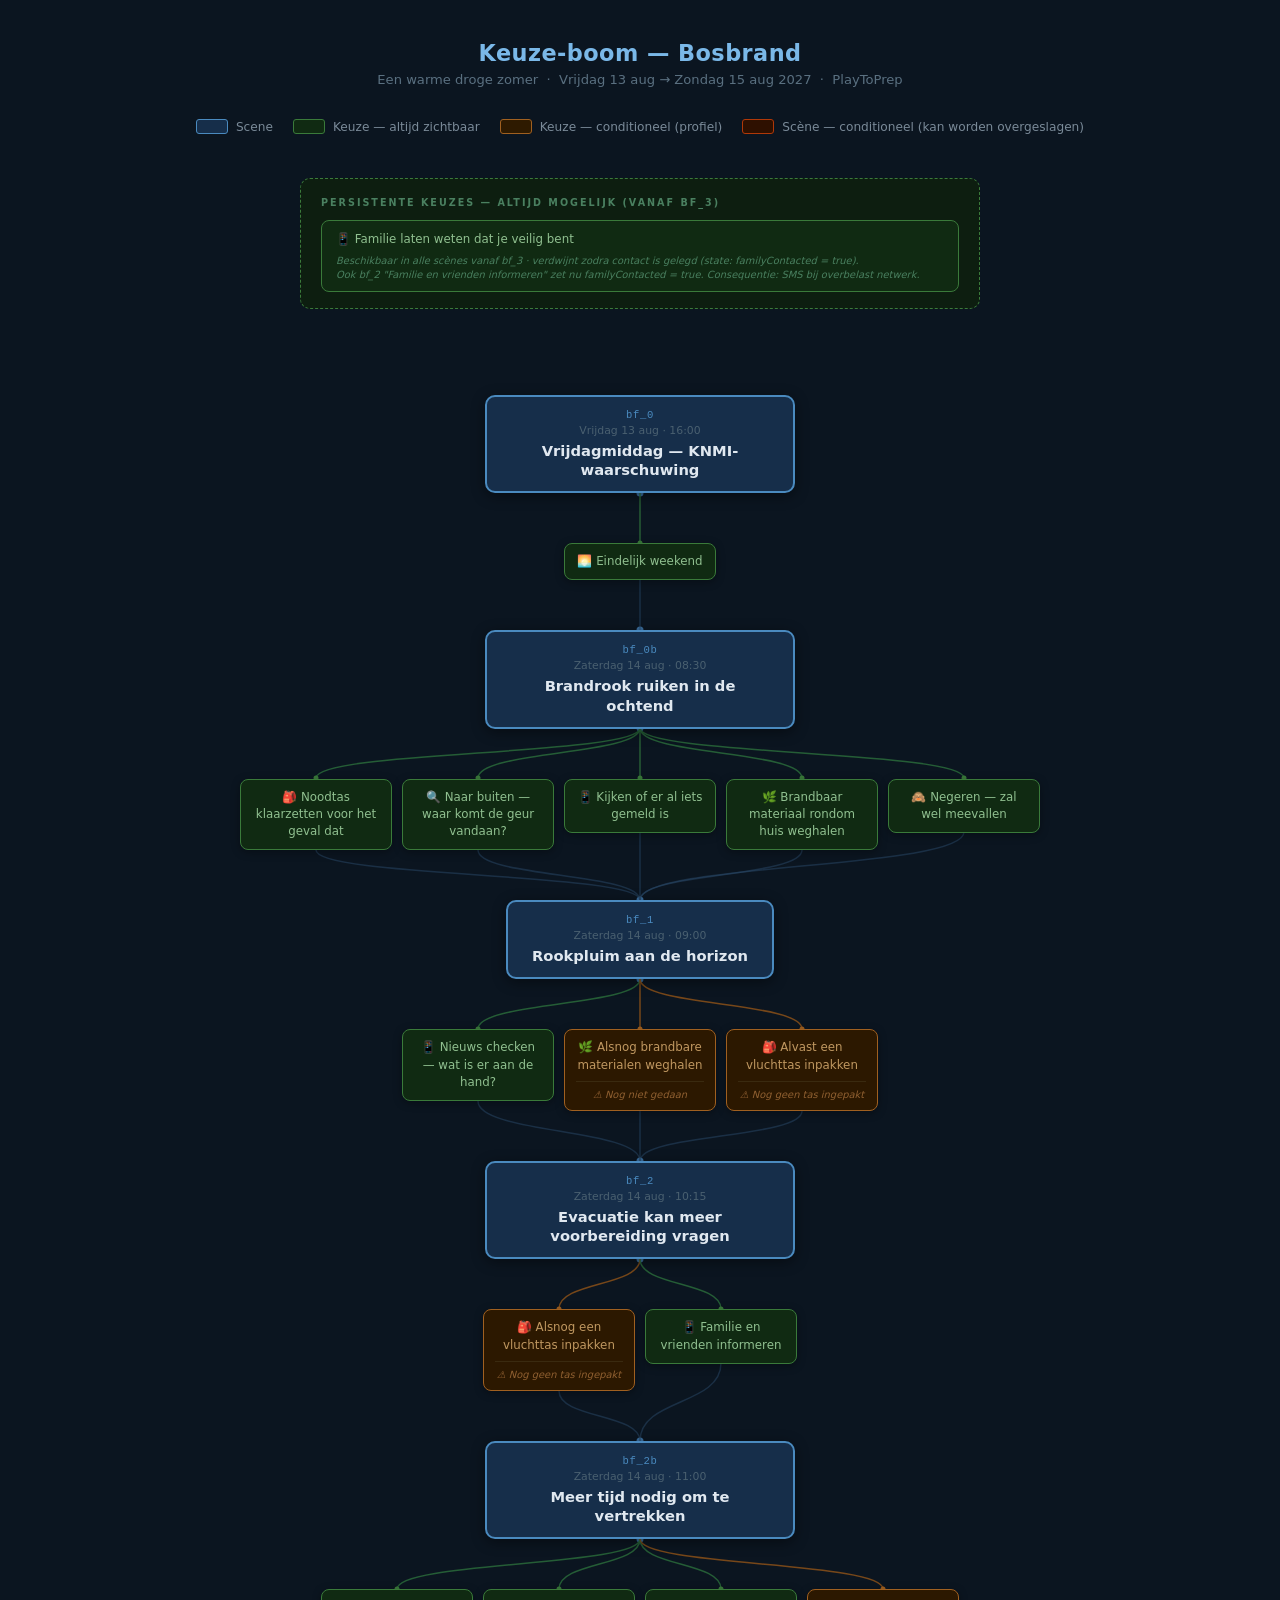
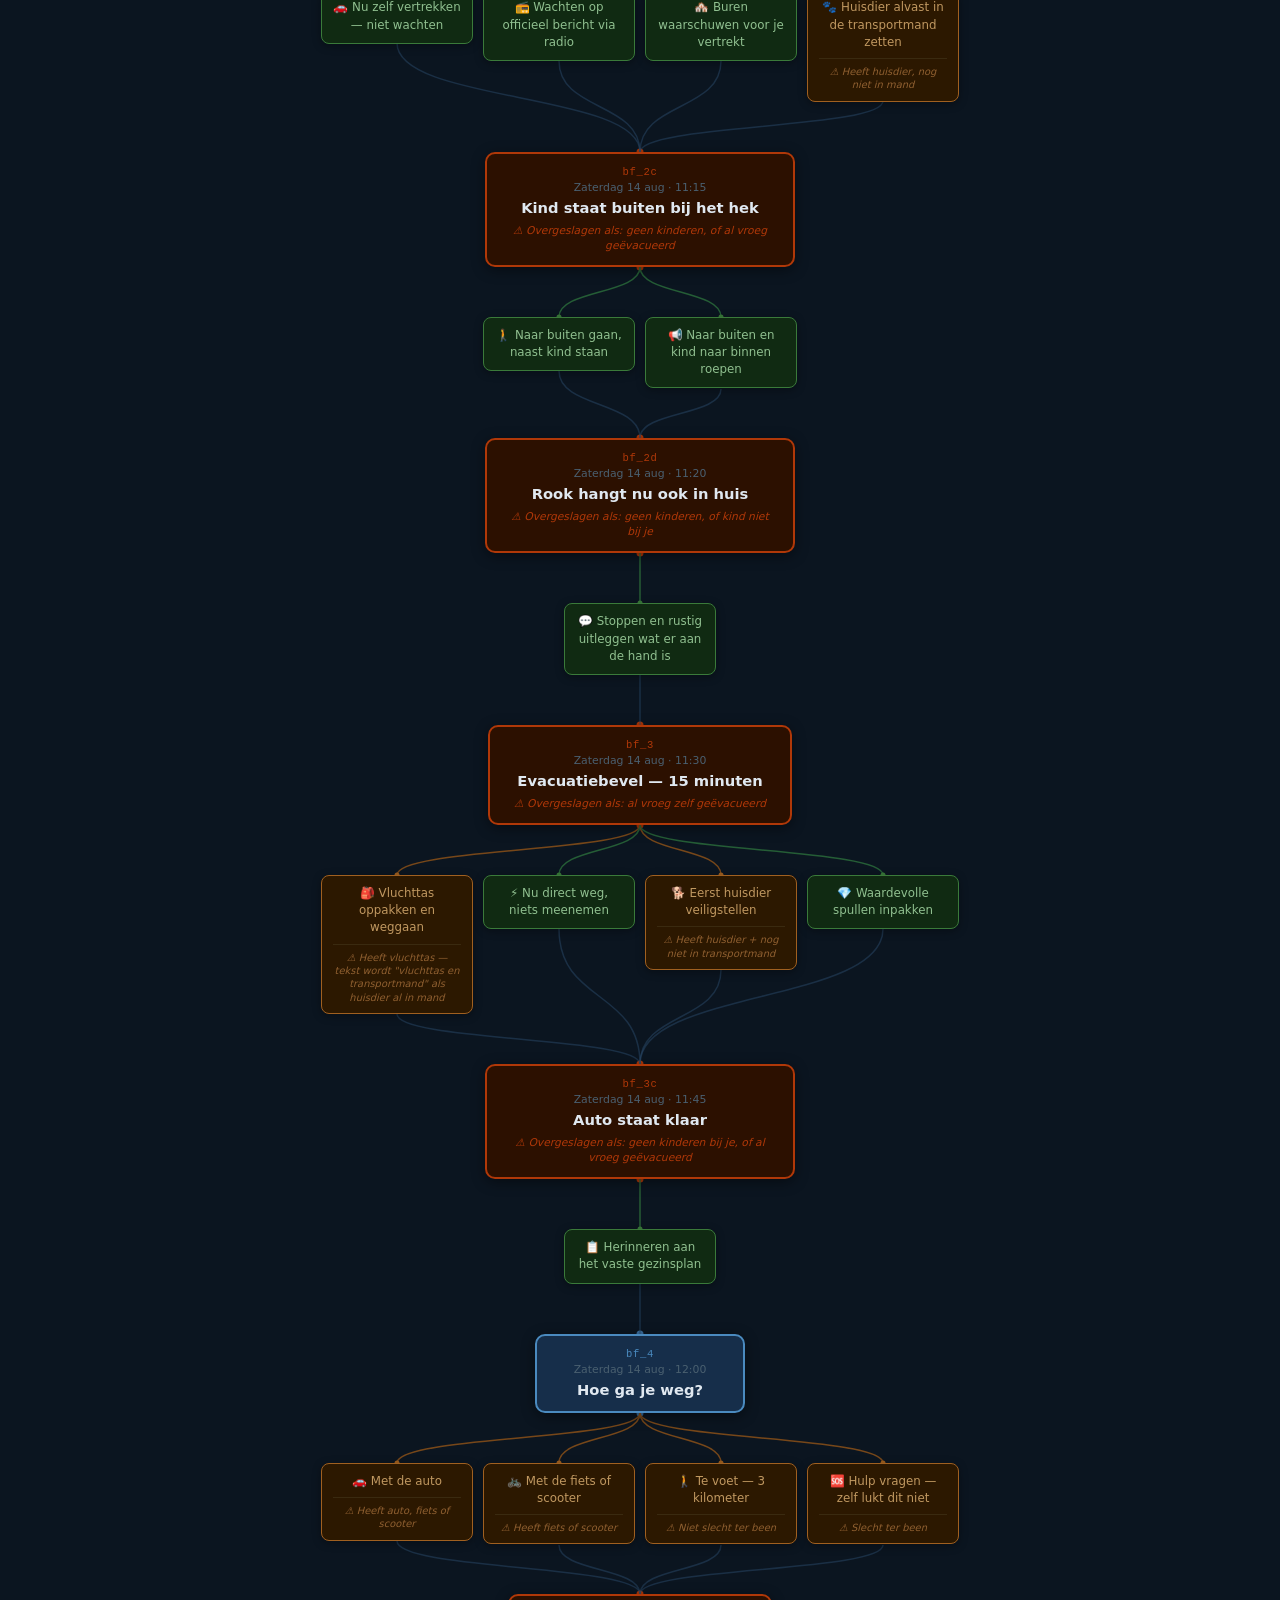
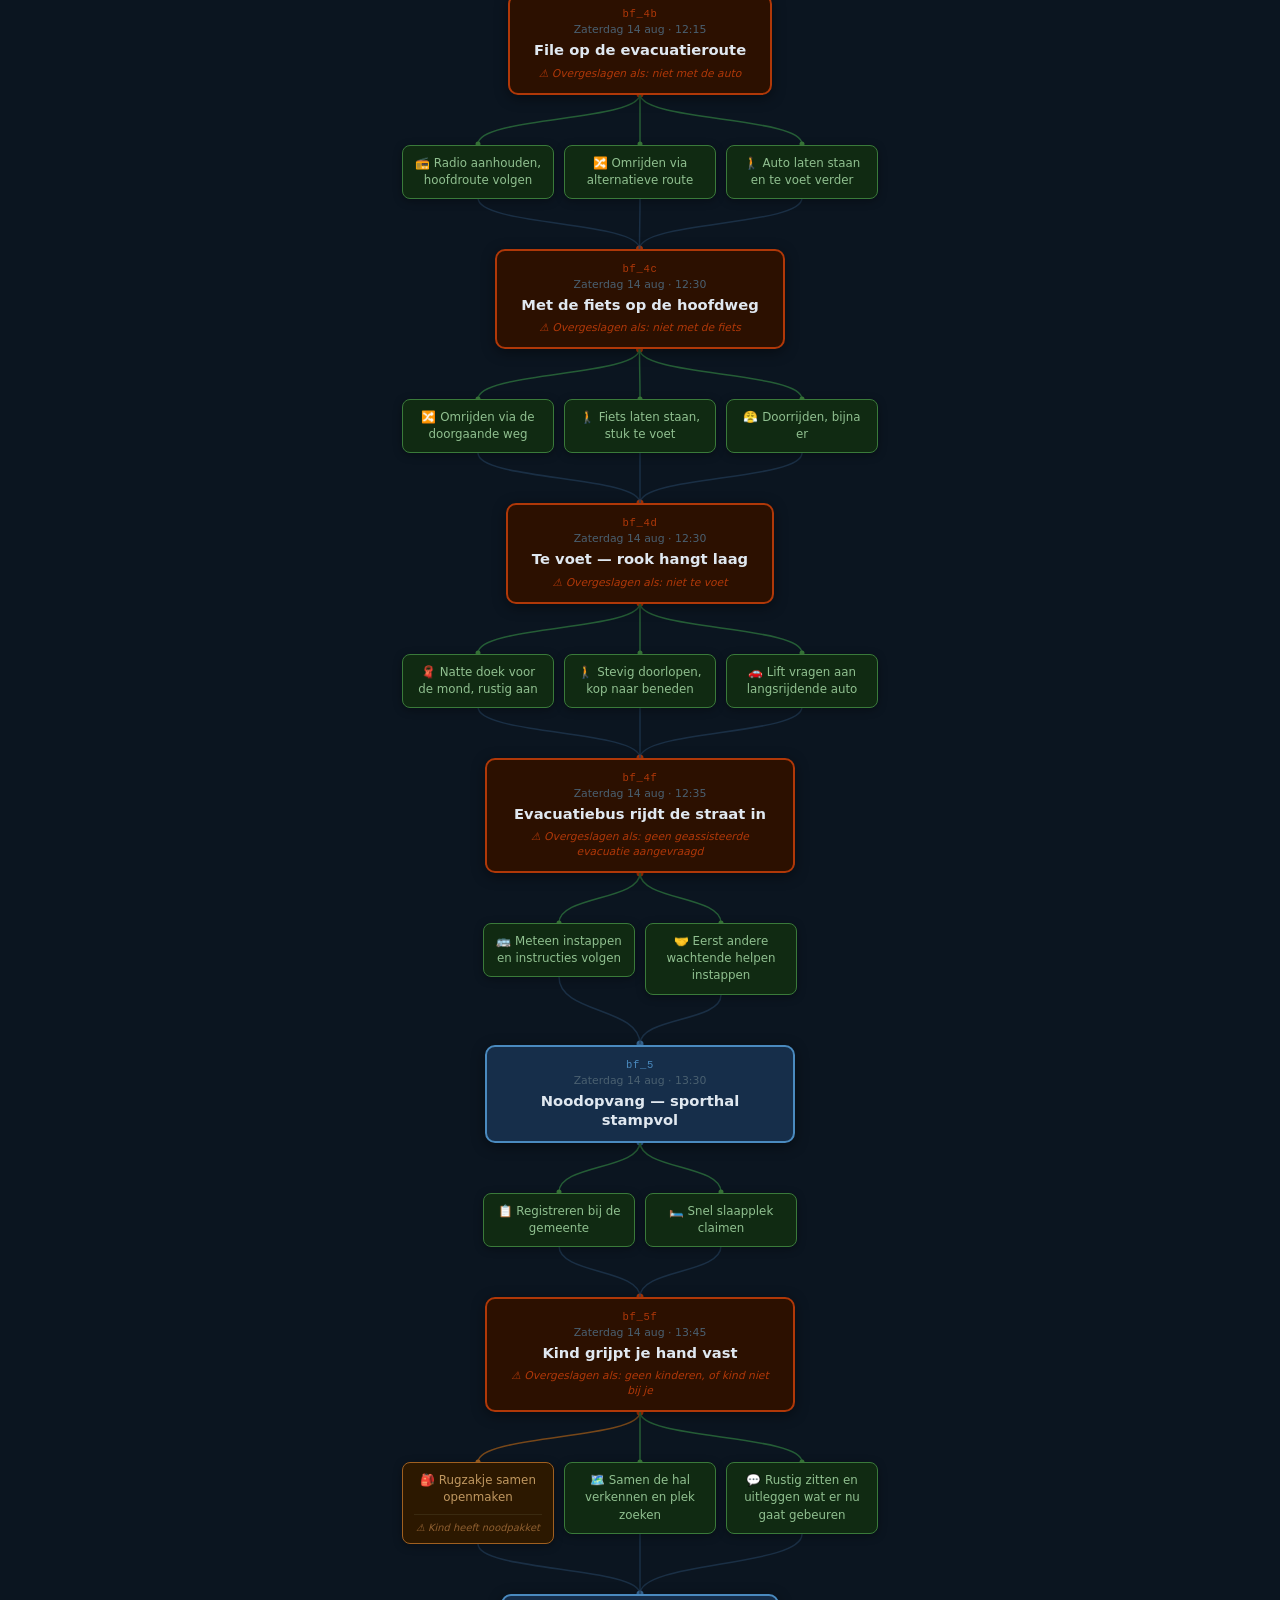
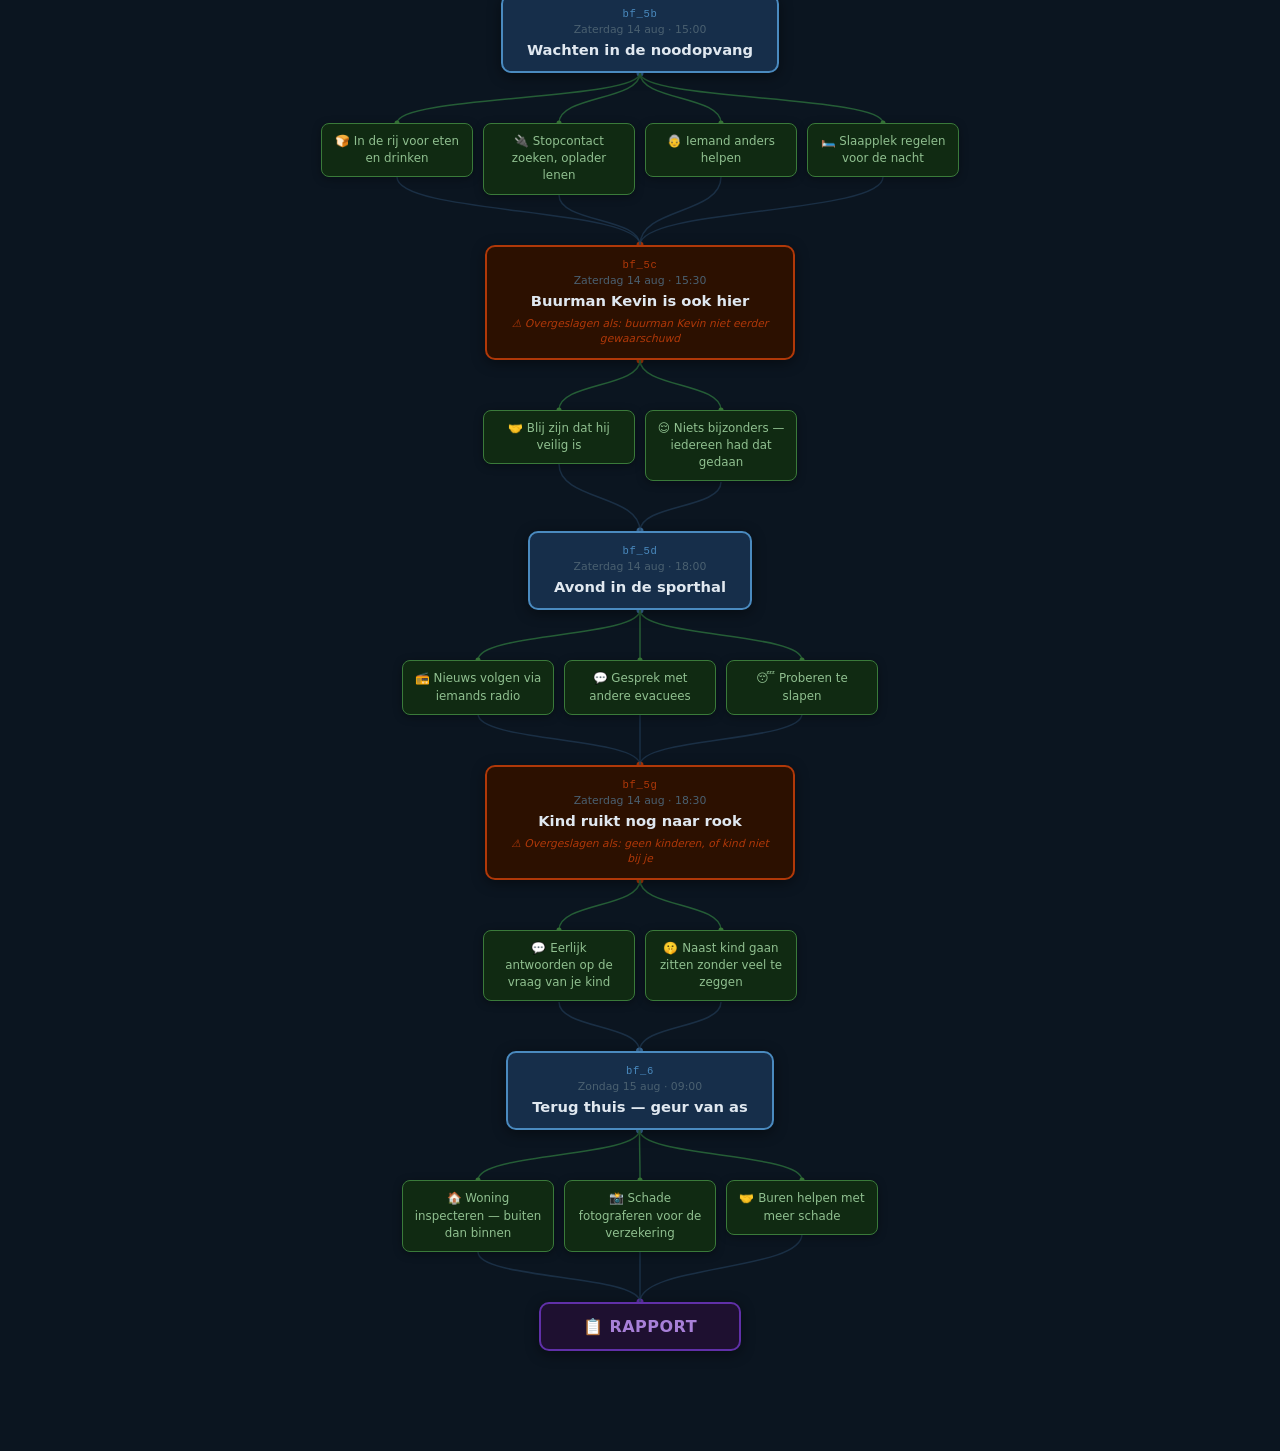
<file: docs/keuze-boom-bosbrand.html>
<!DOCTYPE html>
<html lang="nl">
<head>
<meta charset="UTF-8">
<meta name="viewport" content="width=device-width, initial-scale=1.0">
<title>Keuze-boom — Bosbrand · PlayToPrep</title>
<style>
*, *::before, *::after { box-sizing: border-box; margin: 0; padding: 0; }

body {
  font-family: 'Segoe UI', system-ui, -apple-system, sans-serif;
  background: #0b1520;
  color: #dde4ed;
  padding: 40px 24px 80px;
  min-height: 100vh;
}

.page-header {
  text-align: center;
  margin-bottom: 32px;
}
.page-header h1 {
  font-size: 1.4rem;
  color: #7ab8e8;
  font-weight: 700;
  letter-spacing: 0.02em;
  margin-bottom: 6px;
}
.page-header p {
  font-size: 0.82rem;
  color: #5a7080;
}

.legend {
  display: flex;
  gap: 20px;
  justify-content: center;
  flex-wrap: wrap;
  margin-bottom: 44px;
  font-size: 0.76rem;
  color: #7a8a98;
}
.legend-item { display: flex; align-items: center; gap: 8px; }
.legend-box {
  width: 32px;
  height: 15px;
  border-radius: 3px;
  flex-shrink: 0;
}
.lb-scene     { background: #162e4a; border: 1.5px solid #4a8abf; }
.lb-keuze     { background: #102a12; border: 1.5px solid #3a7a3a; }
.lb-cond      { background: #2e1a00; border: 1.5px solid #a06020; }
.lb-condscene { background: #2e1000; border: 1.5px solid #b03808; }

#scroll-wrap {
  overflow-x: auto;
  overflow-y: visible;
}

#tree {
  position: relative;
  display: flex;
  flex-direction: column;
  align-items: center;
  min-width: max-content;
  padding: 0 60px 20px;
}

#svg-layer {
  position: absolute;
  top: 0; left: 0;
  pointer-events: none;
  z-index: 0;
  overflow: visible;
}

/* -- Scene level -------------------------------------------------------- */
.level {
  display: flex;
  flex-direction: column;
  align-items: center;
  width: 100%;
  position: relative;
  z-index: 1;
}
.level:first-child { padding-top: 0; }
.level:not(:first-child) { padding-top: 50px; }

.scene-node {
  background: #162e4a;
  border: 2px solid #4a8abf;
  border-radius: 10px;
  padding: 12px 24px;
  text-align: center;
  min-width: 210px;
  max-width: 310px;
  box-shadow: 0 3px 14px rgba(0,0,0,0.45);
}
.scene-node.cond-scene {
  background: #2c1000;
  border-color: #b03808;
}

.scene-id {
  font-family: 'Courier New', monospace;
  font-size: 0.66rem;
  color: #4a8abf;
  letter-spacing: 0.06em;
  margin-bottom: 3px;
}
.cond-scene .scene-id { color: #b03808; }

.scene-time {
  font-size: 0.68rem;
  color: #4a6070;
  margin-bottom: 4px;
}

.scene-title {
  font-size: 0.92rem;
  font-weight: 600;
  color: #e0e8f0;
  line-height: 1.3;
}

.scene-condnote {
  margin-top: 6px;
  font-size: 0.67rem;
  color: #b03808;
  font-style: italic;
  line-height: 1.4;
}

.scene-auto {
  margin-top: 5px;
  font-size: 0.67rem;
  color: #3a5a6a;
  font-style: italic;
}

/* -- Choice row --------------------------------------------------------- */
.choice-row {
  display: flex;
  flex-wrap: nowrap;
  gap: 10px;
  justify-content: center;
  align-items: flex-start;
  padding-top: 50px;
  position: relative;
  z-index: 1;
}

.choice-card {
  background: #102a12;
  border: 1.5px solid #3a7a3a;
  border-radius: 8px;
  padding: 9px 11px;
  width: 152px;
  flex-shrink: 0;
  font-size: 0.74rem;
  line-height: 1.45;
  text-align: center;
  color: #90c090;
  box-shadow: 0 2px 8px rgba(0,0,0,0.35);
}
.choice-card.cond {
  background: #2c1800;
  border-color: #a06020;
  color: #c09860;
}

.cond-tag {
  display: block;
  margin-top: 7px;
  padding-top: 6px;
  border-top: 1px solid #3a2a10;
  font-size: 0.62rem;
  color: #906030;
  font-style: italic;
  line-height: 1.35;
}

/* -- Rapport ------------------------------------------------------------ */
.rapport-level {
  padding-top: 50px;
  position: relative;
  z-index: 1;
}
.rapport-node {
  background: #1e1030;
  border: 2px solid #6030a8;
  border-radius: 10px;
  padding: 13px 42px;
  font-size: 1rem;
  font-weight: 700;
  color: #a880d8;
  letter-spacing: 0.03em;
  box-shadow: 0 3px 14px rgba(0,0,0,0.45);
}
</style>
</head>
<body>

<div class="page-header">
  <h1>Keuze-boom — Bosbrand</h1>
  <p>Een warme droge zomer &nbsp;·&nbsp; Vrijdag 13 aug → Zondag 15 aug 2027 &nbsp;·&nbsp; PlayToPrep</p>
</div>

<div class="legend">
  <div class="legend-item"><div class="legend-box lb-scene"></div>Scene</div>
  <div class="legend-item"><div class="legend-box lb-keuze"></div>Keuze — altijd zichtbaar</div>
  <div class="legend-item"><div class="legend-box lb-cond"></div>Keuze — conditioneel (profiel)</div>
  <div class="legend-item"><div class="legend-box lb-condscene"></div>Scène — conditioneel (kan worden overgeslagen)</div>
</div>

<div style="max-width:680px;margin:0 auto 36px;background:#0d1e10;border:1.5px dashed #3a7a3a;border-radius:10px;padding:16px 20px;font-size:.8rem;color:#90c090;line-height:1.6">
  <div style="font-size:.6rem;font-weight:700;text-transform:uppercase;letter-spacing:2px;color:#4a8060;margin-bottom:10px">Persistente keuzes — altijd mogelijk (vanaf bf_3)</div>
  <div style="display:flex;align-items:flex-start;gap:12px">
    <div style="background:#102a12;border:1.5px solid #3a7a3a;border-radius:8px;padding:9px 14px;font-size:.74rem;color:#90c090;flex:1">
      📱 Familie laten weten dat je veilig bent<br>
      <span style="font-size:.62rem;color:#4a8060;font-style:italic;display:block;margin-top:5px;line-height:1.4">
        Beschikbaar in alle scènes vanaf bf_3 · verdwijnt zodra contact is gelegd (state: familyContacted = true).<br>
        Ook bf_2 "Familie en vrienden informeren" zet nu familyContacted = true. Consequentie: SMS bij overbelast netwerk.
      </span>
    </div>
  </div>
</div>

<div id="scroll-wrap">
  <div id="tree">
    <svg id="svg-layer"></svg>
  </div>
</div>

<script>
const SCENES = [
  {
    id: 'bf_0', time: 'Vrijdag 13 aug · 16:00', title: 'Vrijdagmiddag — KNMI-waarschuwing',
    choices: [
      { text: '🌅 Eindelijk weekend' }
    ]
  },
  {
    id: 'bf_0b', time: 'Zaterdag 14 aug · 08:30', title: 'Brandrook ruiken in de ochtend',
    choices: [
      { text: '🎒 Noodtas klaarzetten voor het geval dat' },
      { text: '🔍 Naar buiten — waar komt de geur vandaan?' },
      { text: '📱 Kijken of er al iets gemeld is' },
      { text: '🌿 Brandbaar materiaal rondom huis weghalen' },
      { text: '🙈 Negeren — zal wel meevallen' }
    ]
  },
  {
    id: 'bf_1', time: 'Zaterdag 14 aug · 09:00', title: 'Rookpluim aan de horizon',
    choices: [
      { text: '📱 Nieuws checken — wat is er aan de hand?' },
      { text: '🌿 Alsnog brandbare materialen weghalen', cond: 'Nog niet gedaan' },
      { text: '🎒 Alvast een vluchttas inpakken', cond: 'Nog geen tas ingepakt' }
    ]
  },
  {
    id: 'bf_2', time: 'Zaterdag 14 aug · 10:15', title: 'Evacuatie kan meer voorbereiding vragen',
    choices: [
      { text: '🎒 Alsnog een vluchttas inpakken', cond: 'Nog geen tas ingepakt' },
      { text: '📱 Familie en vrienden informeren' }
    ]
  },
  {
    id: 'bf_2b', time: 'Zaterdag 14 aug · 11:00', title: 'Meer tijd nodig om te vertrekken',
    choices: [
      { text: '🚗 Nu zelf vertrekken — niet wachten' },
      { text: '📻 Wachten op officieel bericht via radio' },
      { text: '🏘️ Buren waarschuwen voor je vertrekt' },
      { text: '🐾 Huisdier alvast in de transportmand zetten', cond: 'Heeft huisdier, nog niet in mand' }
    ]
  },
  {
    id: 'bf_2c', time: 'Zaterdag 14 aug · 11:15', title: 'Kind staat buiten bij het hek',
    conditional: true,
    condNote: 'Overgeslagen als: geen kinderen, of al vroeg geëvacueerd',
    choices: [
      { text: '🚶 Naar buiten gaan, naast kind staan' },
      { text: '📢 Naar buiten en kind naar binnen roepen' }
    ]
  },
  {
    id: 'bf_2d', time: 'Zaterdag 14 aug · 11:20', title: 'Rook hangt nu ook in huis',
    conditional: true,
    condNote: 'Overgeslagen als: geen kinderen, of kind niet bij je',
    choices: [
      { text: '💬 Stoppen en rustig uitleggen wat er aan de hand is' }
    ]
  },
  {
    id: 'bf_3', time: 'Zaterdag 14 aug · 11:30', title: 'Evacuatiebevel — 15 minuten',
    conditional: true,
    condNote: 'Overgeslagen als: al vroeg zelf geëvacueerd',
    choices: [
      { text: '🎒 Vluchttas oppakken en weggaan', cond: 'Heeft vluchttas — tekst wordt "vluchttas en transportmand" als huisdier al in mand' },
      { text: '⚡ Nu direct weg, niets meenemen' },
      { text: '🐕 Eerst huisdier veiligstellen', cond: 'Heeft huisdier + nog niet in transportmand' },
      { text: '💎 Waardevolle spullen inpakken' }
    ]
  },
  {
    id: 'bf_3c', time: 'Zaterdag 14 aug · 11:45', title: 'Auto staat klaar',
    conditional: true,
    condNote: 'Overgeslagen als: geen kinderen bij je, of al vroeg geëvacueerd',
    choices: [
      { text: '📋 Herinneren aan het vaste gezinsplan' }
    ]
  },
  {
    id: 'bf_4', time: 'Zaterdag 14 aug · 12:00', title: 'Hoe ga je weg?',
    choices: [
      { text: '🚗 Met de auto', cond: 'Heeft auto, fiets of scooter' },
      { text: '🚲 Met de fiets of scooter', cond: 'Heeft fiets of scooter' },
      { text: '🚶 Te voet — 3 kilometer', cond: 'Niet slecht ter been' },
      { text: '🆘 Hulp vragen — zelf lukt dit niet', cond: 'Slecht ter been' }
    ]
  },
  {
    id: 'bf_4b', time: 'Zaterdag 14 aug · 12:15', title: 'File op de evacuatieroute',
    conditional: true,
    condNote: 'Overgeslagen als: niet met de auto',
    choices: [
      { text: '📻 Radio aanhouden, hoofdroute volgen' },
      { text: '🔀 Omrijden via alternatieve route' },
      { text: '🚶 Auto laten staan en te voet verder' }
    ]
  },
  {
    id: 'bf_4c', time: 'Zaterdag 14 aug · 12:30', title: 'Met de fiets op de hoofdweg',
    conditional: true,
    condNote: 'Overgeslagen als: niet met de fiets',
    choices: [
      { text: '🔀 Omrijden via de doorgaande weg' },
      { text: '🚶 Fiets laten staan, stuk te voet' },
      { text: '😤 Doorrijden, bijna er' }
    ]
  },
  {
    id: 'bf_4d', time: 'Zaterdag 14 aug · 12:30', title: 'Te voet — rook hangt laag',
    conditional: true,
    condNote: 'Overgeslagen als: niet te voet',
    choices: [
      { text: '🧣 Natte doek voor de mond, rustig aan' },
      { text: '🚶 Stevig doorlopen, kop naar beneden' },
      { text: '🚗 Lift vragen aan langsrijdende auto' }
    ]
  },
  {
    id: 'bf_4f', time: 'Zaterdag 14 aug · 12:35', title: 'Evacuatiebus rijdt de straat in',
    conditional: true,
    condNote: 'Overgeslagen als: geen geassisteerde evacuatie aangevraagd',
    choices: [
      { text: '🚌 Meteen instappen en instructies volgen' },
      { text: '🤝 Eerst andere wachtende helpen instappen' }
    ]
  },
  {
    id: 'bf_5', time: 'Zaterdag 14 aug · 13:30', title: 'Noodopvang — sporthal stampvol',
    choices: [
      { text: '📋 Registreren bij de gemeente' },
      { text: '🛏️ Snel slaapplek claimen' }
    ]
  },
  {
    id: 'bf_5f', time: 'Zaterdag 14 aug · 13:45', title: 'Kind grijpt je hand vast',
    conditional: true,
    condNote: 'Overgeslagen als: geen kinderen, of kind niet bij je',
    choices: [
      { text: '🎒 Rugzakje samen openmaken', cond: 'Kind heeft noodpakket' },
      { text: '🗺️ Samen de hal verkennen en plek zoeken' },
      { text: '💬 Rustig zitten en uitleggen wat er nu gaat gebeuren' }
    ]
  },
  {
    id: 'bf_5b', time: 'Zaterdag 14 aug · 15:00', title: 'Wachten in de noodopvang',
    choices: [
      { text: '🍞 In de rij voor eten en drinken' },
      { text: '🔌 Stopcontact zoeken, oplader lenen' },
      { text: '👵 Iemand anders helpen' },
      { text: '🛏️ Slaapplek regelen voor de nacht' }
    ]
  },
  {
    id: 'bf_5c', time: 'Zaterdag 14 aug · 15:30', title: 'Buurman Kevin is ook hier',
    conditional: true,
    condNote: 'Overgeslagen als: buurman Kevin niet eerder gewaarschuwd',
    choices: [
      { text: '🤝 Blij zijn dat hij veilig is' },
      { text: '😌 Niets bijzonders — iedereen had dat gedaan' }
    ]
  },
  {
    id: 'bf_5d', time: 'Zaterdag 14 aug · 18:00', title: 'Avond in de sporthal',
    choices: [
      { text: '📻 Nieuws volgen via iemands radio' },
      { text: '💬 Gesprek met andere evacuees' },
      { text: '😴 Proberen te slapen' }
    ]
  },
  {
    id: 'bf_5g', time: 'Zaterdag 14 aug · 18:30', title: 'Kind ruikt nog naar rook',
    conditional: true,
    condNote: 'Overgeslagen als: geen kinderen, of kind niet bij je',
    choices: [
      { text: '💬 Eerlijk antwoorden op de vraag van je kind' },
      { text: '🤫 Naast kind gaan zitten zonder veel te zeggen' }
    ]
  },
  {
    id: 'bf_6', time: 'Zondag 15 aug · 09:00', title: 'Terug thuis — geur van as',
    choices: [
      { text: '🏠 Woning inspecteren — buiten dan binnen' },
      { text: '📸 Schade fotograferen voor de verzekering' },
      { text: '🤝 Buren helpen met meer schade' }
    ]
  }
];

// -- Build DOM ------------------------------------------------------------
function buildTree() {
  const tree = document.getElementById('tree');

  SCENES.forEach(scene => {
    const level = document.createElement('div');
    level.className = 'level';
    level.dataset.id = scene.id;

    const node = document.createElement('div');
    node.className = 'scene-node' + (scene.conditional ? ' cond-scene' : '');
    node.dataset.role = 'scene';
    node.innerHTML =
      `<div class="scene-id">${scene.id}</div>` +
      `<div class="scene-time">${scene.time}</div>` +
      `<div class="scene-title">${scene.title}</div>` +
      (scene.condNote ? `<div class="scene-condnote">⚠️ ${scene.condNote}</div>` : '') +
      (scene.auto    ? `<div class="scene-auto">${scene.auto}</div>` : '');
    level.appendChild(node);

    if (scene.choices && scene.choices.length) {
      const row = document.createElement('div');
      row.className = 'choice-row';
      row.dataset.role = 'choices';
      scene.choices.forEach(c => {
        const card = document.createElement('div');
        card.className = 'choice-card' + (c.cond ? ' cond' : '');
        card.innerHTML = c.text + (c.cond ? `<span class="cond-tag">⚠️ ${c.cond}</span>` : '');
        row.appendChild(card);
      });
      level.appendChild(row);
    }

    tree.appendChild(level);
  });

  const rapDiv = document.createElement('div');
  rapDiv.className = 'rapport-level';
  rapDiv.dataset.role = 'rapport';
  rapDiv.innerHTML = '<div class="rapport-node">📋 RAPPORT</div>';
  tree.appendChild(rapDiv);
}

// -- Draw SVG connections -------------------------------------------------
function drawLines() {
  const svg    = document.getElementById('svg-layer');
  const tree   = document.getElementById('tree');

  svg.style.width  = tree.scrollWidth  + 'px';
  svg.style.height = tree.scrollHeight + 'px';
  svg.setAttribute('width',  tree.scrollWidth);
  svg.setAttribute('height', tree.scrollHeight);
  svg.innerHTML = '';

  function posEl(el) {
    let left = 0, top = 0;
    let e = el;
    while (e && e !== tree) {
      left += e.offsetLeft;
      top  += e.offsetTop;
      e = e.offsetParent;
    }
    return {
      tcx: left + el.offsetWidth / 2,
      tcy: top,
      bcx: left + el.offsetWidth / 2,
      bcy: top + el.offsetHeight,
      w: el.offsetWidth,
      h: el.offsetHeight
    };
  }

  function pos(el) { return posEl(el); }

  function bezier(x1, y1, x2, y2, col, w, op) {
    const dy = Math.abs(y2 - y1);
    const cp = dy * 0.55;
    const p = document.createElementNS('http://www.w3.org/2000/svg', 'path');
    p.setAttribute('d', `M ${x1} ${y1} C ${x1} ${y1+cp}, ${x2} ${y2-cp}, ${x2} ${y2}`);
    p.setAttribute('stroke', col);
    p.setAttribute('stroke-width', w || 1.5);
    p.setAttribute('fill', 'none');
    p.setAttribute('opacity', op || 1);
    return p;
  }

  function dot(cx, cy, r, fill) {
    const c = document.createElementNS('http://www.w3.org/2000/svg', 'circle');
    c.setAttribute('cx', cx);
    c.setAttribute('cy', cy);
    c.setAttribute('r',  r);
    c.setAttribute('fill', fill);
    return c;
  }

  const levels  = [...tree.querySelectorAll('.level')];
  const rapport = tree.querySelector('.rapport-level .rapport-node');

  levels.forEach((level, i) => {
    const sceneEl   = level.querySelector('.scene-node');
    const choiceEls = [...(level.querySelectorAll('.choice-card') || [])];
    const isCondScene = sceneEl.classList.contains('cond-scene');
    const sceneLineColor = isCondScene ? '#b03808' : '#3a6e9e';

    const sp = pos(sceneEl);
    svg.appendChild(dot(sp.bcx, sp.bcy, 3.5, sceneLineColor));

    if (choiceEls.length === 0) {
      const nextAnchor = nextTopAnchor(i, levels, rapport);
      if (nextAnchor) {
        svg.appendChild(bezier(sp.bcx, sp.bcy, nextAnchor.x, nextAnchor.y, sceneLineColor, 1.5, 0.5));
      }
      return;
    }

    choiceEls.forEach(card => {
      const isCond = card.classList.contains('cond');
      const lineCol = isCond ? '#8a5018' : '#2a6a3a';
      const cp = pos(card);
      svg.appendChild(bezier(sp.bcx, sp.bcy, cp.tcx, cp.tcy, lineCol, 1.5, 0.85));
      svg.appendChild(dot(cp.tcx, cp.tcy, 2.5, isCond ? '#a06020' : '#3a7a3a'));
    });

    const nextAnchor = nextTopAnchor(i, levels, rapport);
    if (nextAnchor) {
      svg.appendChild(dot(nextAnchor.x, nextAnchor.y, 3.5,
        nextAnchor.isRapport ? '#6030a8' : (nextAnchor.isCond ? '#b03808' : '#3a6e9e')));

      choiceEls.forEach(card => {
        const cp = pos(card);
        svg.appendChild(bezier(cp.bcx, cp.bcy, nextAnchor.x, nextAnchor.y, '#2a4a6a', 1.5, 0.5));
      });
    }
  });
}

function nextTopAnchor(currentIdx, levels, rapport) {
  if (currentIdx < levels.length - 1) {
    const nextScene = levels[currentIdx + 1].querySelector('.scene-node');
    const isCondScene = nextScene.classList.contains('cond-scene');
    const p = posEl(nextScene);
    return { x: p.tcx, y: p.tcy, isCond: isCondScene };
  }
  if (rapport) {
    const p = posEl(rapport);
    return { x: p.tcx, y: p.tcy, isRapport: true };
  }
  return null;
}

function posEl(el) {
  const tree = document.getElementById('tree');
  let left = 0, top = 0;
  let e = el;
  while (e && e !== tree) {
    left += e.offsetLeft;
    top  += e.offsetTop;
    e = e.offsetParent;
  }
  return {
    tcx: left + el.offsetWidth / 2,
    tcy: top,
    bcx: left + el.offsetWidth / 2,
    bcy: top + el.offsetHeight
  };
}

function pos(el) { return posEl(el); }

buildTree();
requestAnimationFrame(() => requestAnimationFrame(drawLines));
window.addEventListener('resize', drawLines);
</script>
</body>
</html>
</file>
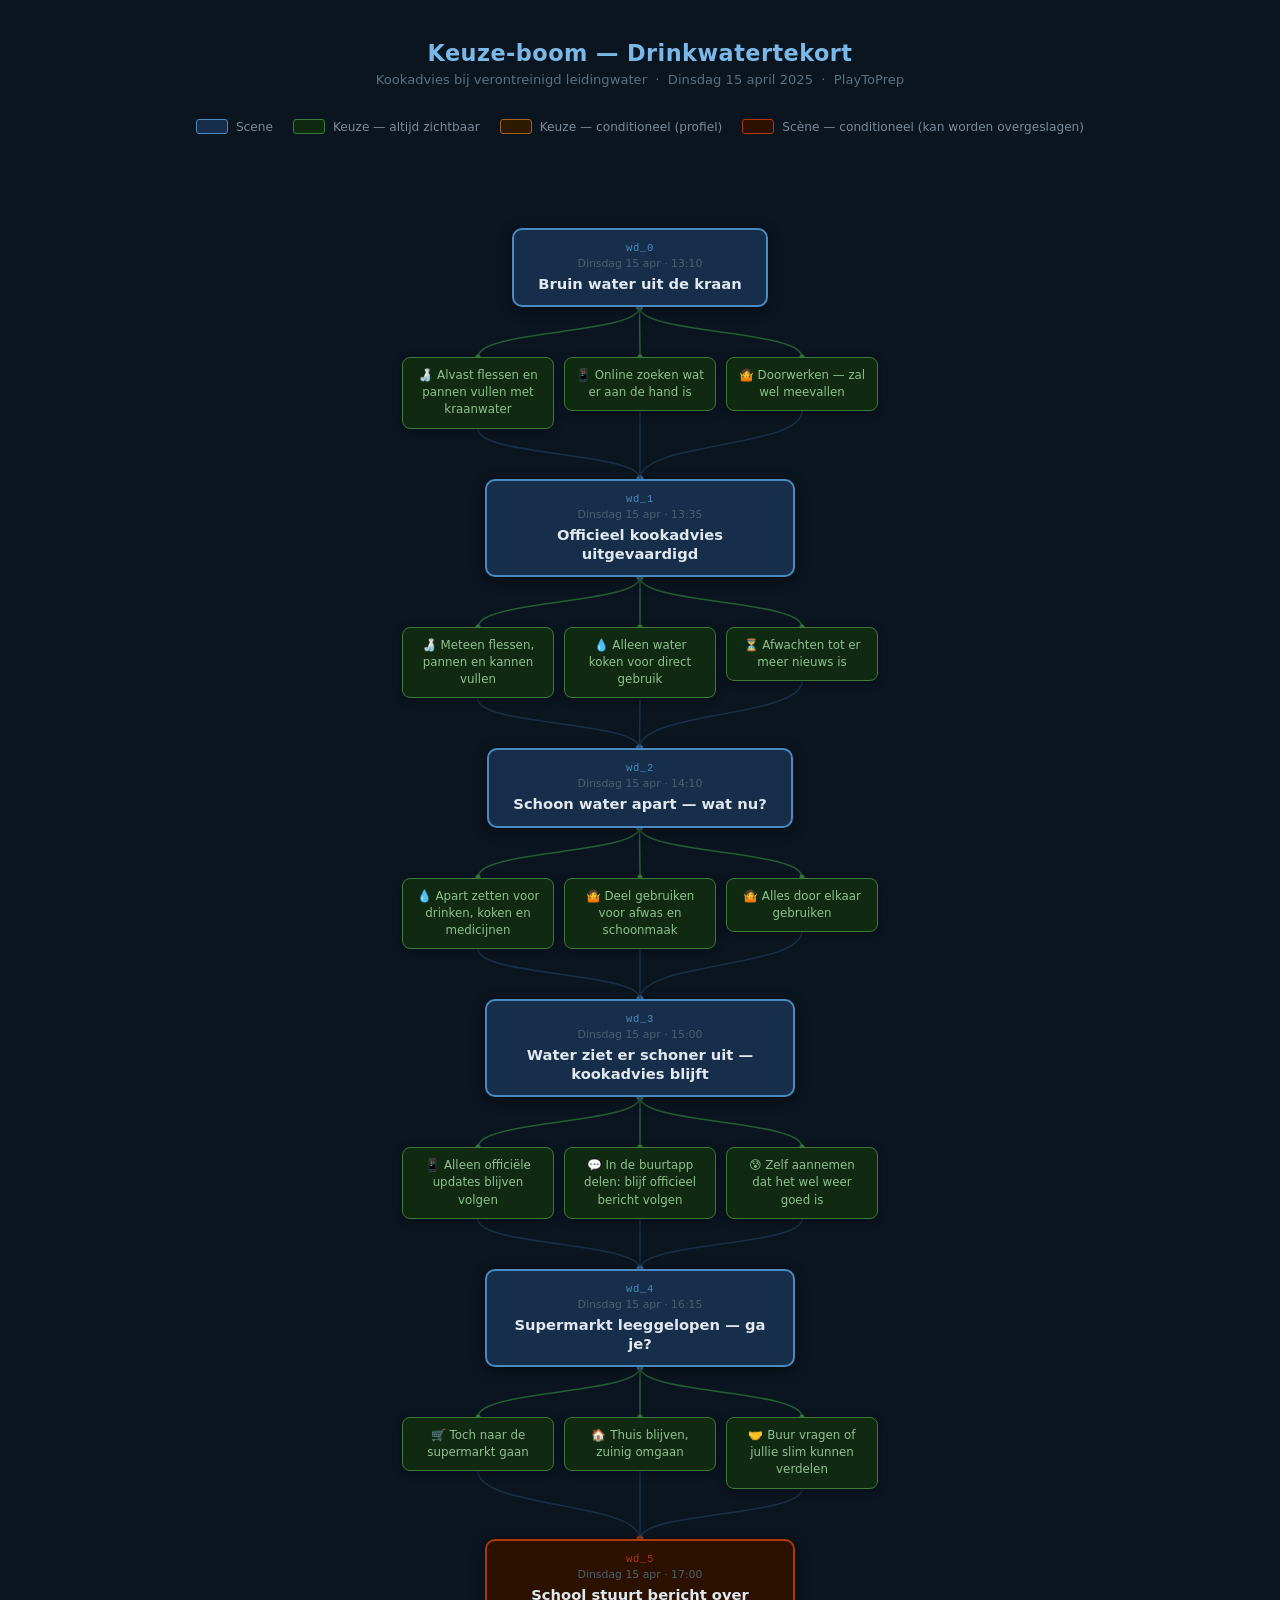
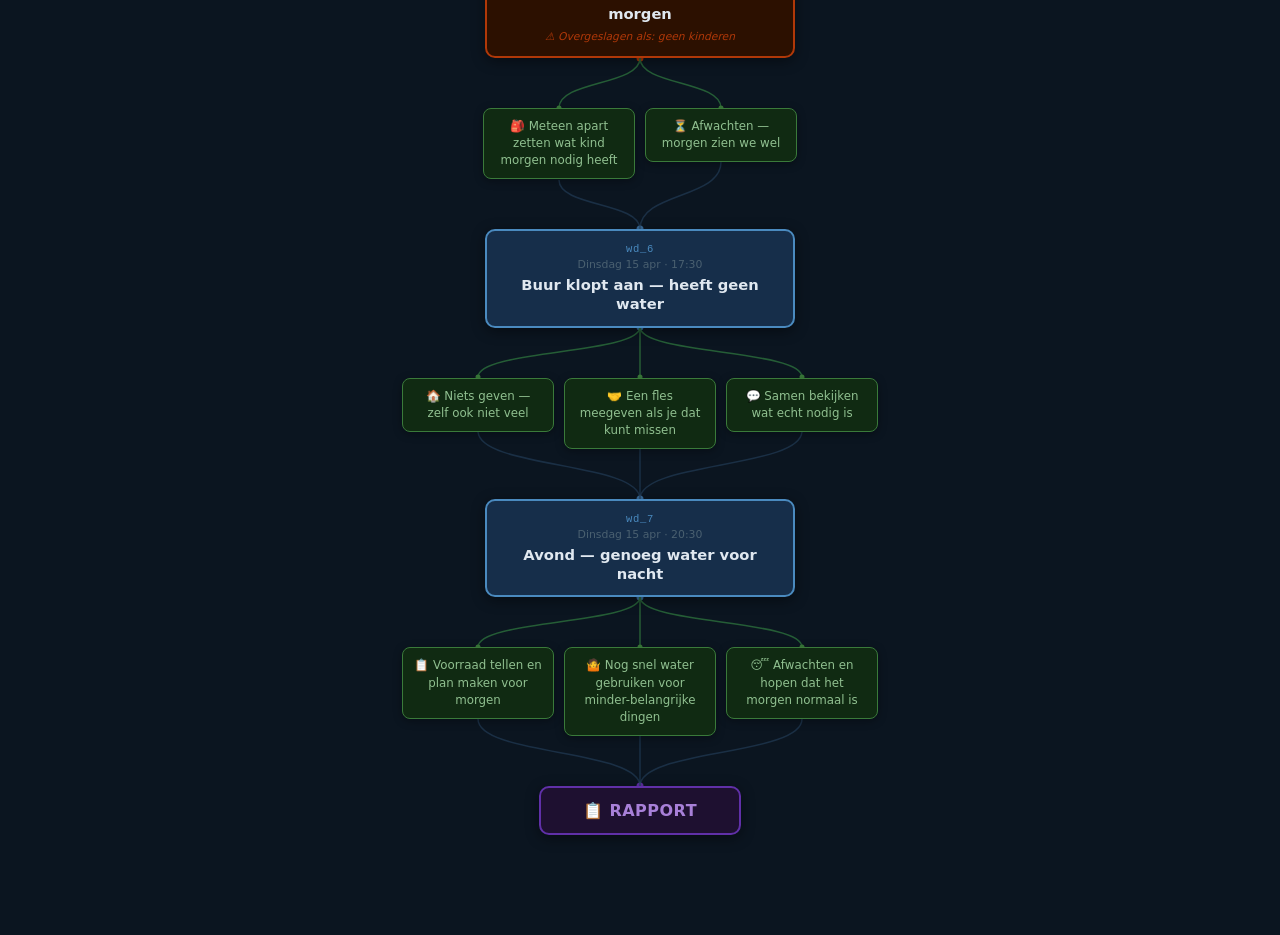
<file: docs/keuze-boom-drinkwater.html>
<!DOCTYPE html>
<html lang="nl">
<head>
<meta charset="UTF-8">
<meta name="viewport" content="width=device-width, initial-scale=1.0">
<title>Keuze-boom — Drinkwater · PlayToPrep</title>
<style>
*, *::before, *::after { box-sizing: border-box; margin: 0; padding: 0; }

body {
  font-family: 'Segoe UI', system-ui, -apple-system, sans-serif;
  background: #0b1520;
  color: #dde4ed;
  padding: 40px 24px 80px;
  min-height: 100vh;
}

.page-header {
  text-align: center;
  margin-bottom: 32px;
}
.page-header h1 {
  font-size: 1.4rem;
  color: #7ab8e8;
  font-weight: 700;
  letter-spacing: 0.02em;
  margin-bottom: 6px;
}
.page-header p {
  font-size: 0.82rem;
  color: #5a7080;
}

.legend {
  display: flex;
  gap: 20px;
  justify-content: center;
  flex-wrap: wrap;
  margin-bottom: 44px;
  font-size: 0.76rem;
  color: #7a8a98;
}
.legend-item { display: flex; align-items: center; gap: 8px; }
.legend-box {
  width: 32px;
  height: 15px;
  border-radius: 3px;
  flex-shrink: 0;
}
.lb-scene     { background: #162e4a; border: 1.5px solid #4a8abf; }
.lb-keuze     { background: #102a12; border: 1.5px solid #3a7a3a; }
.lb-cond      { background: #2e1a00; border: 1.5px solid #a06020; }
.lb-condscene { background: #2e1000; border: 1.5px solid #b03808; }

#scroll-wrap {
  overflow-x: auto;
  overflow-y: visible;
}

#tree {
  position: relative;
  display: flex;
  flex-direction: column;
  align-items: center;
  min-width: max-content;
  padding: 0 60px 20px;
}

#svg-layer {
  position: absolute;
  top: 0; left: 0;
  pointer-events: none;
  z-index: 0;
  overflow: visible;
}

/* -- Scene level -------------------------------------------------------- */
.level {
  display: flex;
  flex-direction: column;
  align-items: center;
  width: 100%;
  position: relative;
  z-index: 1;
}
.level:first-child { padding-top: 0; }
.level:not(:first-child) { padding-top: 50px; }

.scene-node {
  background: #162e4a;
  border: 2px solid #4a8abf;
  border-radius: 10px;
  padding: 12px 24px;
  text-align: center;
  min-width: 210px;
  max-width: 310px;
  box-shadow: 0 3px 14px rgba(0,0,0,0.45);
}
.scene-node.cond-scene {
  background: #2c1000;
  border-color: #b03808;
}

.scene-id {
  font-family: 'Courier New', monospace;
  font-size: 0.66rem;
  color: #4a8abf;
  letter-spacing: 0.06em;
  margin-bottom: 3px;
}
.cond-scene .scene-id { color: #b03808; }

.scene-time {
  font-size: 0.68rem;
  color: #4a6070;
  margin-bottom: 4px;
}

.scene-title {
  font-size: 0.92rem;
  font-weight: 600;
  color: #e0e8f0;
  line-height: 1.3;
}

.scene-condnote {
  margin-top: 6px;
  font-size: 0.67rem;
  color: #b03808;
  font-style: italic;
  line-height: 1.4;
}

.scene-auto {
  margin-top: 5px;
  font-size: 0.67rem;
  color: #3a5a6a;
  font-style: italic;
}

/* -- Choice row --------------------------------------------------------- */
.choice-row {
  display: flex;
  flex-wrap: nowrap;
  gap: 10px;
  justify-content: center;
  align-items: flex-start;
  padding-top: 50px;
  position: relative;
  z-index: 1;
}

.choice-card {
  background: #102a12;
  border: 1.5px solid #3a7a3a;
  border-radius: 8px;
  padding: 9px 11px;
  width: 152px;
  flex-shrink: 0;
  font-size: 0.74rem;
  line-height: 1.45;
  text-align: center;
  color: #90c090;
  box-shadow: 0 2px 8px rgba(0,0,0,0.35);
}
.choice-card.cond {
  background: #2c1800;
  border-color: #a06020;
  color: #c09860;
}

.cond-tag {
  display: block;
  margin-top: 7px;
  padding-top: 6px;
  border-top: 1px solid #3a2a10;
  font-size: 0.62rem;
  color: #906030;
  font-style: italic;
  line-height: 1.35;
}

/* -- Rapport ------------------------------------------------------------ */
.rapport-level {
  padding-top: 50px;
  position: relative;
  z-index: 1;
}
.rapport-node {
  background: #1e1030;
  border: 2px solid #6030a8;
  border-radius: 10px;
  padding: 13px 42px;
  font-size: 1rem;
  font-weight: 700;
  color: #a880d8;
  letter-spacing: 0.03em;
  box-shadow: 0 3px 14px rgba(0,0,0,0.45);
}
</style>
</head>
<body>

<div class="page-header">
  <h1>Keuze-boom — Drinkwatertekort</h1>
  <p>Kookadvies bij verontreinigd leidingwater &nbsp;·&nbsp; Dinsdag 15 april 2025 &nbsp;·&nbsp; PlayToPrep</p>
</div>

<div class="legend">
  <div class="legend-item"><div class="legend-box lb-scene"></div>Scene</div>
  <div class="legend-item"><div class="legend-box lb-keuze"></div>Keuze — altijd zichtbaar</div>
  <div class="legend-item"><div class="legend-box lb-cond"></div>Keuze — conditioneel (profiel)</div>
  <div class="legend-item"><div class="legend-box lb-condscene"></div>Scène — conditioneel (kan worden overgeslagen)</div>
</div>

<div id="scroll-wrap">
  <div id="tree">
    <svg id="svg-layer"></svg>
  </div>
</div>

<script>
const SCENES = [
  {
    id: 'wd_0', time: 'Dinsdag 15 apr · 13:10', title: 'Bruin water uit de kraan',
    choices: [
      { text: '🍶 Alvast flessen en pannen vullen met kraanwater' },
      { text: '📱 Online zoeken wat er aan de hand is' },
      { text: '🤷 Doorwerken — zal wel meevallen' }
    ]
  },
  {
    id: 'wd_1', time: 'Dinsdag 15 apr · 13:35', title: 'Officieel kookadvies uitgevaardigd',
    choices: [
      { text: '🍶 Meteen flessen, pannen en kannen vullen' },
      { text: '💧 Alleen water koken voor direct gebruik' },
      { text: '⏳ Afwachten tot er meer nieuws is' }
    ]
  },
  {
    id: 'wd_2', time: 'Dinsdag 15 apr · 14:10', title: 'Schoon water apart — wat nu?',
    choices: [
      { text: '💧 Apart zetten voor drinken, koken en medicijnen' },
      { text: '🤷 Deel gebruiken voor afwas en schoonmaak' },
      { text: '🤷 Alles door elkaar gebruiken' }
    ]
  },
  {
    id: 'wd_3', time: 'Dinsdag 15 apr · 15:00', title: 'Water ziet er schoner uit — kookadvies blijft',
    choices: [
      { text: '📱 Alleen officiële updates blijven volgen' },
      { text: '💬 In de buurtapp delen: blijf officieel bericht volgen' },
      { text: '😰 Zelf aannemen dat het wel weer goed is' }
    ]
  },
  {
    id: 'wd_4', time: 'Dinsdag 15 apr · 16:15', title: 'Supermarkt leeggelopen — ga je?',
    choices: [
      { text: '🛒 Toch naar de supermarkt gaan' },
      { text: '🏠 Thuis blijven, zuinig omgaan' },
      { text: '🤝 Buur vragen of jullie slim kunnen verdelen' }
    ]
  },
  {
    id: 'wd_5', time: 'Dinsdag 15 apr · 17:00', title: 'School stuurt bericht over morgen',
    conditional: true,
    condNote: 'Overgeslagen als: geen kinderen',
    choices: [
      { text: '🎒 Meteen apart zetten wat kind morgen nodig heeft' },
      { text: '⏳ Afwachten — morgen zien we wel' }
    ]
  },
  {
    id: 'wd_6', time: 'Dinsdag 15 apr · 17:30', title: 'Buur klopt aan — heeft geen water',
    choices: [
      { text: '🏠 Niets geven — zelf ook niet veel' },
      { text: '🤝 Een fles meegeven als je dat kunt missen' },
      { text: '💬 Samen bekijken wat echt nodig is' }
    ]
  },
  {
    id: 'wd_7', time: 'Dinsdag 15 apr · 20:30', title: 'Avond — genoeg water voor nacht',
    choices: [
      { text: '📋 Voorraad tellen en plan maken voor morgen' },
      { text: '🤷 Nog snel water gebruiken voor minder-belangrijke dingen' },
      { text: '😴 Afwachten en hopen dat het morgen normaal is' }
    ]
  }
];

// -- Build DOM ------------------------------------------------------------
function buildTree() {
  const tree = document.getElementById('tree');

  SCENES.forEach(scene => {
    const level = document.createElement('div');
    level.className = 'level';
    level.dataset.id = scene.id;

    const node = document.createElement('div');
    node.className = 'scene-node' + (scene.conditional ? ' cond-scene' : '');
    node.dataset.role = 'scene';
    node.innerHTML =
      `<div class="scene-id">${scene.id}</div>` +
      `<div class="scene-time">${scene.time}</div>` +
      `<div class="scene-title">${scene.title}</div>` +
      (scene.condNote ? `<div class="scene-condnote">⚠️ ${scene.condNote}</div>` : '') +
      (scene.auto    ? `<div class="scene-auto">${scene.auto}</div>` : '');
    level.appendChild(node);

    if (scene.choices && scene.choices.length) {
      const row = document.createElement('div');
      row.className = 'choice-row';
      row.dataset.role = 'choices';
      scene.choices.forEach(c => {
        const card = document.createElement('div');
        card.className = 'choice-card' + (c.cond ? ' cond' : '');
        card.innerHTML = c.text + (c.cond ? `<span class="cond-tag">⚠️ ${c.cond}</span>` : '');
        row.appendChild(card);
      });
      level.appendChild(row);
    }

    tree.appendChild(level);
  });

  const rapDiv = document.createElement('div');
  rapDiv.className = 'rapport-level';
  rapDiv.dataset.role = 'rapport';
  rapDiv.innerHTML = '<div class="rapport-node">📋 RAPPORT</div>';
  tree.appendChild(rapDiv);
}

// -- Draw SVG connections -------------------------------------------------
function drawLines() {
  const svg    = document.getElementById('svg-layer');
  const tree   = document.getElementById('tree');

  svg.style.width  = tree.scrollWidth  + 'px';
  svg.style.height = tree.scrollHeight + 'px';
  svg.setAttribute('width',  tree.scrollWidth);
  svg.setAttribute('height', tree.scrollHeight);
  svg.innerHTML = '';

  function posEl(el) {
    let left = 0, top = 0;
    let e = el;
    while (e && e !== tree) {
      left += e.offsetLeft;
      top  += e.offsetTop;
      e = e.offsetParent;
    }
    return {
      tcx: left + el.offsetWidth / 2,
      tcy: top,
      bcx: left + el.offsetWidth / 2,
      bcy: top + el.offsetHeight,
      w: el.offsetWidth,
      h: el.offsetHeight
    };
  }

  function pos(el) { return posEl(el); }

  function bezier(x1, y1, x2, y2, col, w, op) {
    const dy = Math.abs(y2 - y1);
    const cp = dy * 0.55;
    const p = document.createElementNS('http://www.w3.org/2000/svg', 'path');
    p.setAttribute('d', `M ${x1} ${y1} C ${x1} ${y1+cp}, ${x2} ${y2-cp}, ${x2} ${y2}`);
    p.setAttribute('stroke', col);
    p.setAttribute('stroke-width', w || 1.5);
    p.setAttribute('fill', 'none');
    p.setAttribute('opacity', op || 1);
    return p;
  }

  function dot(cx, cy, r, fill) {
    const c = document.createElementNS('http://www.w3.org/2000/svg', 'circle');
    c.setAttribute('cx', cx);
    c.setAttribute('cy', cy);
    c.setAttribute('r',  r);
    c.setAttribute('fill', fill);
    return c;
  }

  const levels  = [...tree.querySelectorAll('.level')];
  const rapport = tree.querySelector('.rapport-level .rapport-node');

  levels.forEach((level, i) => {
    const sceneEl   = level.querySelector('.scene-node');
    const choiceEls = [...(level.querySelectorAll('.choice-card') || [])];
    const isCondScene = sceneEl.classList.contains('cond-scene');
    const sceneLineColor = isCondScene ? '#b03808' : '#3a6e9e';

    const sp = pos(sceneEl);
    svg.appendChild(dot(sp.bcx, sp.bcy, 3.5, sceneLineColor));

    if (choiceEls.length === 0) {
      const nextAnchor = nextTopAnchor(i, levels, rapport);
      if (nextAnchor) {
        svg.appendChild(bezier(sp.bcx, sp.bcy, nextAnchor.x, nextAnchor.y, sceneLineColor, 1.5, 0.5));
      }
      return;
    }

    choiceEls.forEach(card => {
      const isCond = card.classList.contains('cond');
      const lineCol = isCond ? '#8a5018' : '#2a6a3a';
      const cp = pos(card);
      svg.appendChild(bezier(sp.bcx, sp.bcy, cp.tcx, cp.tcy, lineCol, 1.5, 0.85));
      svg.appendChild(dot(cp.tcx, cp.tcy, 2.5, isCond ? '#a06020' : '#3a7a3a'));
    });

    const nextAnchor = nextTopAnchor(i, levels, rapport);
    if (nextAnchor) {
      svg.appendChild(dot(nextAnchor.x, nextAnchor.y, 3.5,
        nextAnchor.isRapport ? '#6030a8' : (nextAnchor.isCond ? '#b03808' : '#3a6e9e')));

      choiceEls.forEach(card => {
        const cp = pos(card);
        svg.appendChild(bezier(cp.bcx, cp.bcy, nextAnchor.x, nextAnchor.y, '#2a4a6a', 1.5, 0.5));
      });
    }
  });
}

function nextTopAnchor(currentIdx, levels, rapport) {
  if (currentIdx < levels.length - 1) {
    const nextScene = levels[currentIdx + 1].querySelector('.scene-node');
    const isCondScene = nextScene.classList.contains('cond-scene');
    const p = posEl(nextScene);
    return { x: p.tcx, y: p.tcy, isCond: isCondScene };
  }
  if (rapport) {
    const p = posEl(rapport);
    return { x: p.tcx, y: p.tcy, isRapport: true };
  }
  return null;
}

function posEl(el) {
  const tree = document.getElementById('tree');
  let left = 0, top = 0;
  let e = el;
  while (e && e !== tree) {
    left += e.offsetLeft;
    top  += e.offsetTop;
    e = e.offsetParent;
  }
  return {
    tcx: left + el.offsetWidth / 2,
    tcy: top,
    bcx: left + el.offsetWidth / 2,
    bcy: top + el.offsetHeight
  };
}

function pos(el) { return posEl(el); }

buildTree();
requestAnimationFrame(() => requestAnimationFrame(drawLines));
window.addEventListener('resize', drawLines);
</script>
</body>
</html>
</file>
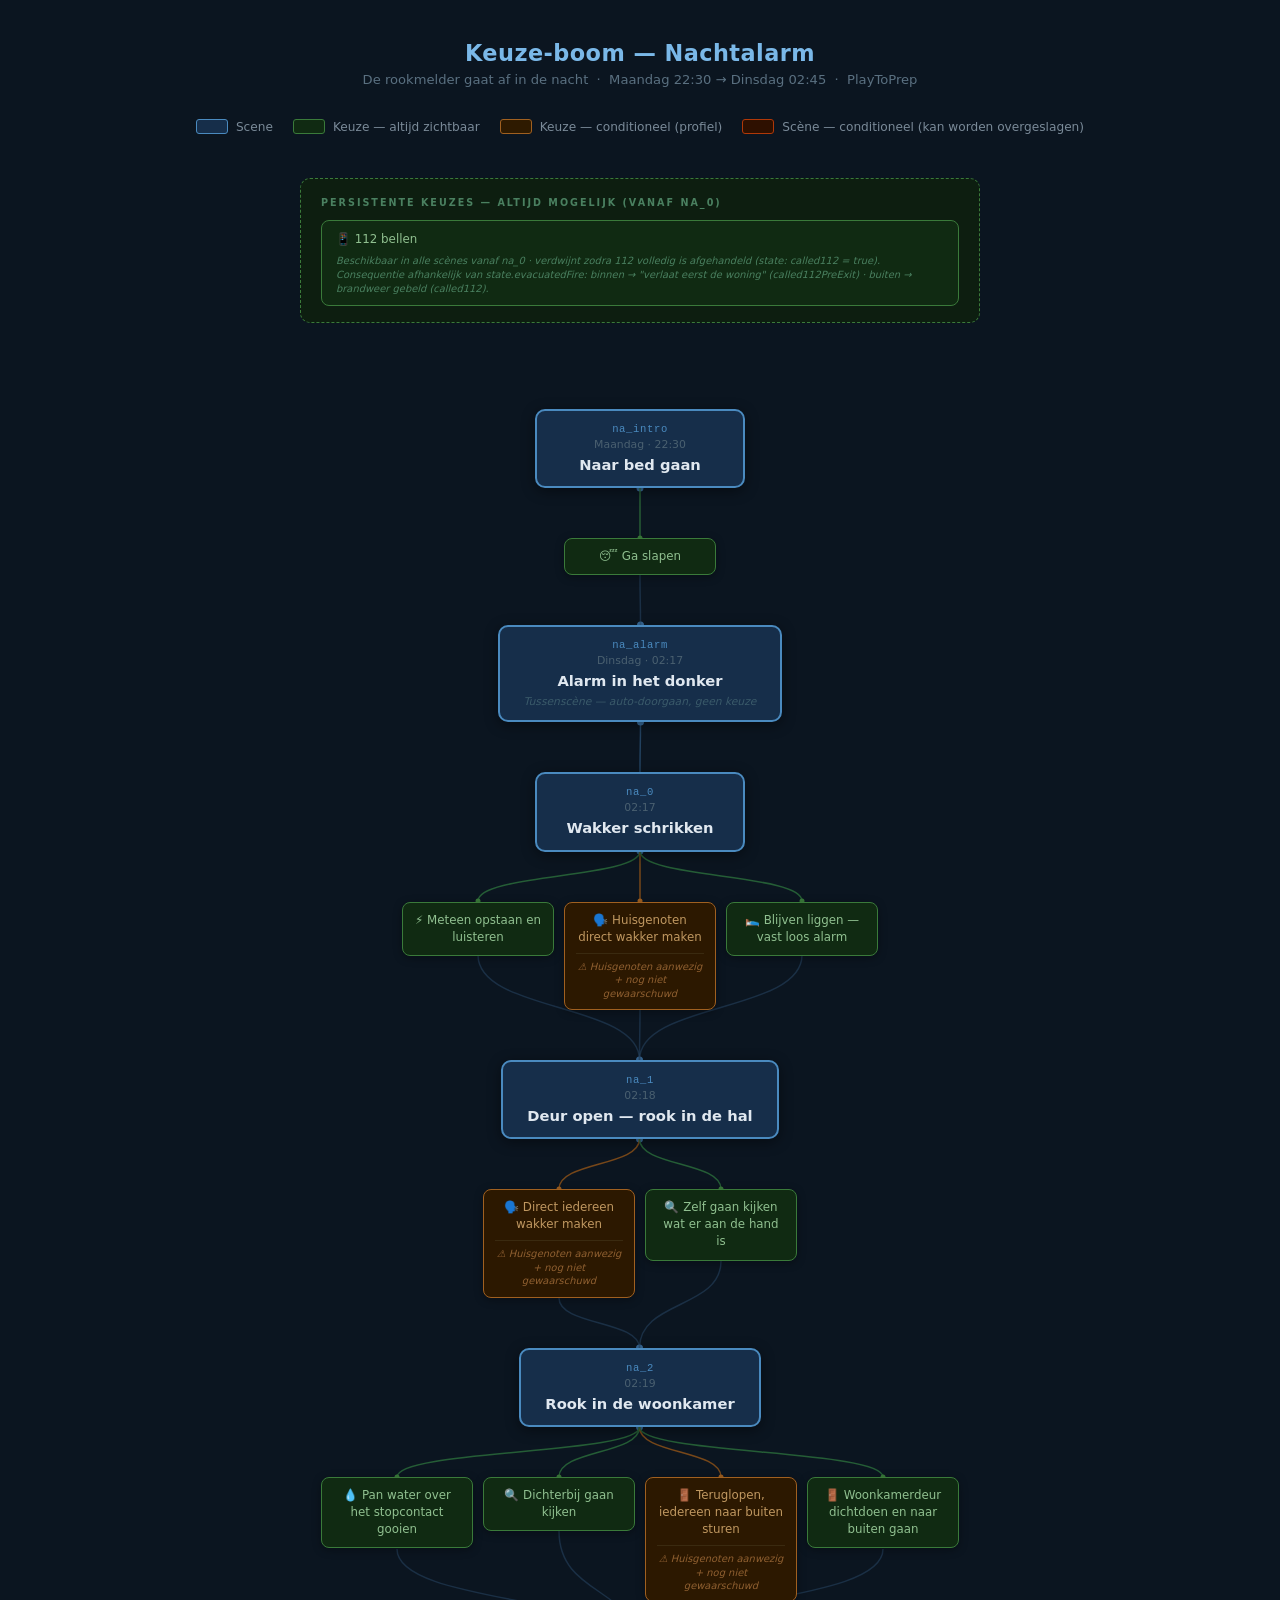
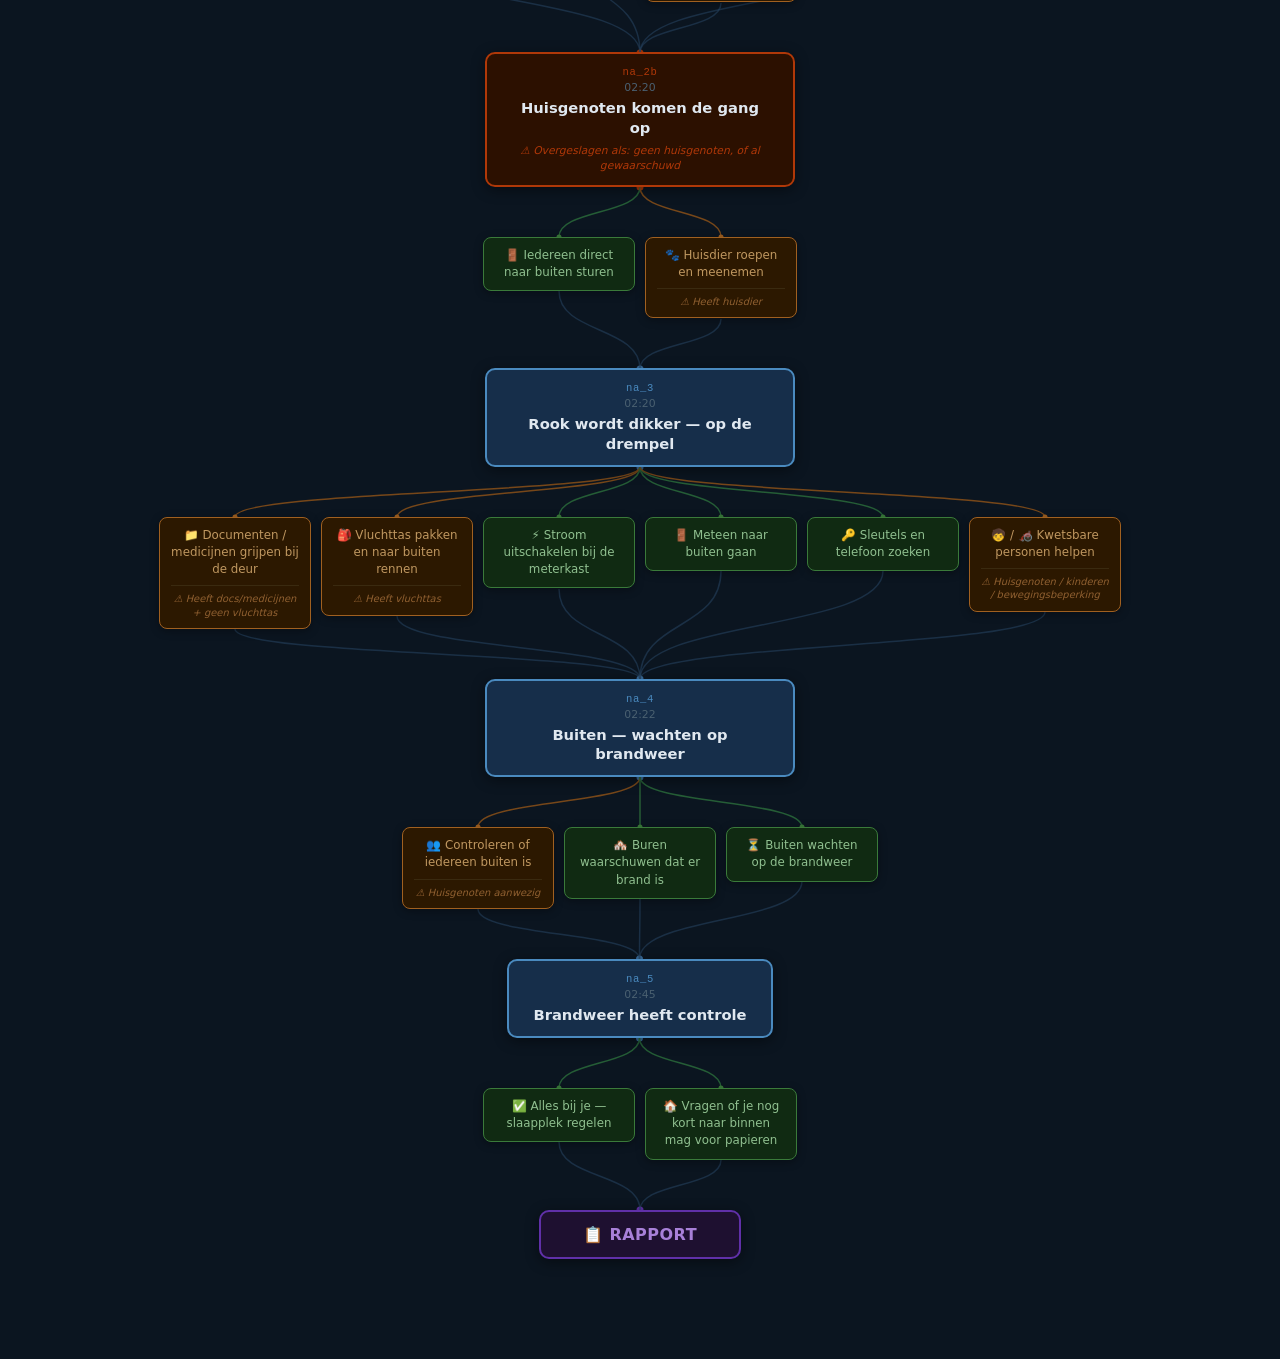
<file: docs/keuze-boom-nachtalarm.html>
<!DOCTYPE html>
<html lang="nl">
<head>
<meta charset="UTF-8">
<meta name="viewport" content="width=device-width, initial-scale=1.0">
<title>Keuze-boom — Nachtalarm · PlayToPrep</title>
<style>
*, *::before, *::after { box-sizing: border-box; margin: 0; padding: 0; }

body {
  font-family: 'Segoe UI', system-ui, -apple-system, sans-serif;
  background: #0b1520;
  color: #dde4ed;
  padding: 40px 24px 80px;
  min-height: 100vh;
}

.page-header {
  text-align: center;
  margin-bottom: 32px;
}
.page-header h1 {
  font-size: 1.4rem;
  color: #7ab8e8;
  font-weight: 700;
  letter-spacing: 0.02em;
  margin-bottom: 6px;
}
.page-header p {
  font-size: 0.82rem;
  color: #5a7080;
}

.legend {
  display: flex;
  gap: 20px;
  justify-content: center;
  flex-wrap: wrap;
  margin-bottom: 44px;
  font-size: 0.76rem;
  color: #7a8a98;
}
.legend-item { display: flex; align-items: center; gap: 8px; }
.legend-box {
  width: 32px;
  height: 15px;
  border-radius: 3px;
  flex-shrink: 0;
}
.lb-scene     { background: #162e4a; border: 1.5px solid #4a8abf; }
.lb-keuze     { background: #102a12; border: 1.5px solid #3a7a3a; }
.lb-cond      { background: #2e1a00; border: 1.5px solid #a06020; }
.lb-condscene { background: #2e1000; border: 1.5px solid #b03808; }

#scroll-wrap {
  overflow-x: auto;
  overflow-y: visible;
}

#tree {
  position: relative;
  display: flex;
  flex-direction: column;
  align-items: center;
  min-width: max-content;
  padding: 0 60px 20px;
}

#svg-layer {
  position: absolute;
  top: 0; left: 0;
  pointer-events: none;
  z-index: 0;
  overflow: visible;
}

/* ── Scene level ─────────────────────────────────── */
.level {
  display: flex;
  flex-direction: column;
  align-items: center;
  width: 100%;
  position: relative;
  z-index: 1;
}
.level:first-child { padding-top: 0; }
.level:not(:first-child) { padding-top: 50px; }

.scene-node {
  background: #162e4a;
  border: 2px solid #4a8abf;
  border-radius: 10px;
  padding: 12px 24px;
  text-align: center;
  min-width: 210px;
  max-width: 310px;
  box-shadow: 0 3px 14px rgba(0,0,0,0.45);
}
.scene-node.cond-scene {
  background: #2c1000;
  border-color: #b03808;
}

.scene-id {
  font-family: 'Courier New', monospace;
  font-size: 0.66rem;
  color: #4a8abf;
  letter-spacing: 0.06em;
  margin-bottom: 3px;
}
.cond-scene .scene-id { color: #b03808; }

.scene-time {
  font-size: 0.68rem;
  color: #4a6070;
  margin-bottom: 4px;
}

.scene-title {
  font-size: 0.92rem;
  font-weight: 600;
  color: #e0e8f0;
  line-height: 1.3;
}

.scene-condnote {
  margin-top: 6px;
  font-size: 0.67rem;
  color: #b03808;
  font-style: italic;
  line-height: 1.4;
}

.scene-auto {
  margin-top: 5px;
  font-size: 0.67rem;
  color: #3a5a6a;
  font-style: italic;
}

/* ── Choice row ──────────────────────────────────── */
.choice-row {
  display: flex;
  flex-wrap: nowrap;
  gap: 10px;
  justify-content: center;
  align-items: flex-start;
  padding-top: 50px;
  position: relative;
  z-index: 1;
}

.choice-card {
  background: #102a12;
  border: 1.5px solid #3a7a3a;
  border-radius: 8px;
  padding: 9px 11px;
  width: 152px;
  flex-shrink: 0;
  font-size: 0.74rem;
  line-height: 1.45;
  text-align: center;
  color: #90c090;
  box-shadow: 0 2px 8px rgba(0,0,0,0.35);
}
.choice-card.cond {
  background: #2c1800;
  border-color: #a06020;
  color: #c09860;
}

.cond-tag {
  display: block;
  margin-top: 7px;
  padding-top: 6px;
  border-top: 1px solid #3a2a10;
  font-size: 0.62rem;
  color: #906030;
  font-style: italic;
  line-height: 1.35;
}

/* ── Rapport ─────────────────────────────────────── */
.rapport-level {
  padding-top: 50px;
  position: relative;
  z-index: 1;
}
.rapport-node {
  background: #1e1030;
  border: 2px solid #6030a8;
  border-radius: 10px;
  padding: 13px 42px;
  font-size: 1rem;
  font-weight: 700;
  color: #a880d8;
  letter-spacing: 0.03em;
  box-shadow: 0 3px 14px rgba(0,0,0,0.45);
}
</style>
</head>
<body>

<div class="page-header">
  <h1>Keuze-boom — Nachtalarm</h1>
  <p>De rookmelder gaat af in de nacht &nbsp;·&nbsp; Maandag 22:30 → Dinsdag 02:45 &nbsp;·&nbsp; PlayToPrep</p>
</div>

<div class="legend">
  <div class="legend-item"><div class="legend-box lb-scene"></div>Scene</div>
  <div class="legend-item"><div class="legend-box lb-keuze"></div>Keuze — altijd zichtbaar</div>
  <div class="legend-item"><div class="legend-box lb-cond"></div>Keuze — conditioneel (profiel)</div>
  <div class="legend-item"><div class="legend-box lb-condscene"></div>Scène — conditioneel (kan worden overgeslagen)</div>
</div>

<div style="max-width:680px;margin:0 auto 36px;background:#0d1e10;border:1.5px dashed #3a7a3a;border-radius:10px;padding:16px 20px;font-size:.8rem;color:#90c090;line-height:1.6">
  <div style="font-size:.6rem;font-weight:700;text-transform:uppercase;letter-spacing:2px;color:#4a8060;margin-bottom:10px">Persistente keuzes — altijd mogelijk (vanaf na_0)</div>
  <div style="display:flex;align-items:flex-start;gap:12px">
    <div style="background:#102a12;border:1.5px solid #3a7a3a;border-radius:8px;padding:9px 14px;font-size:.74rem;color:#90c090;flex:1">
      📱 112 bellen<br>
      <span style="font-size:.62rem;color:#4a8060;font-style:italic;display:block;margin-top:5px;line-height:1.4">
        Beschikbaar in alle scènes vanaf na_0 · verdwijnt zodra 112 volledig is afgehandeld (state: called112 = true).<br>
        Consequentie afhankelijk van state.evacuatedFire: binnen → "verlaat eerst de woning" (called112PreExit) · buiten → brandweer gebeld (called112).
      </span>
    </div>
  </div>
</div>

<div id="scroll-wrap">
  <div id="tree">
    <svg id="svg-layer"></svg>
  </div>
</div>

<script>
const SCENES = [
  {
    id: 'na_intro', time: 'Maandag · 22:30', title: 'Naar bed gaan',
    choices: [
      { text: '😴 Ga slapen' }
    ]
  },
  {
    id: 'na_alarm', time: 'Dinsdag · 02:17', title: 'Alarm in het donker',
    auto: 'Tussenscène — auto-doorgaan, geen keuze'
  },
  {
    id: 'na_0', time: '02:17', title: 'Wakker schrikken',
    choices: [
      { text: '⚡ Meteen opstaan en luisteren' },
      { text: '🗣️ Huisgenoten direct wakker maken', cond: 'Huisgenoten aanwezig + nog niet gewaarschuwd' },
      { text: '🛌 Blijven liggen — vast loos alarm' }
    ]
  },
  {
    id: 'na_1', time: '02:18', title: 'Deur open — rook in de hal',
    choices: [
      { text: '🗣️ Direct iedereen wakker maken', cond: 'Huisgenoten aanwezig + nog niet gewaarschuwd' },
      { text: '🔍 Zelf gaan kijken wat er aan de hand is' }
    ]
  },
  {
    id: 'na_2', time: '02:19', title: 'Rook in de woonkamer',
    choices: [
      { text: '💧 Pan water over het stopcontact gooien' },
      { text: '🔍 Dichterbij gaan kijken' },
      { text: '🚪 Teruglopen, iedereen naar buiten sturen', cond: 'Huisgenoten aanwezig + nog niet gewaarschuwd' },
      { text: '🚪 Woonkamerdeur dichtdoen en naar buiten gaan' }
    ]
  },
  {
    id: 'na_2b', time: '02:20', title: 'Huisgenoten komen de gang op',
    conditional: true,
    condNote: 'Overgeslagen als: geen huisgenoten, of al gewaarschuwd',
    choices: [
      { text: '🚪 Iedereen direct naar buiten sturen' },
      { text: '🐾 Huisdier roepen en meenemen', cond: 'Heeft huisdier' }
    ]
  },
  {
    id: 'na_3', time: '02:20', title: 'Rook wordt dikker — op de drempel',
    choices: [
      { text: '📁 Documenten / medicijnen grijpen bij de deur', cond: 'Heeft docs/medicijnen + geen vluchttas' },
      { text: '🎒 Vluchttas pakken en naar buiten rennen', cond: 'Heeft vluchttas' },
      { text: '⚡ Stroom uitschakelen bij de meterkast' },
      { text: '🚪 Meteen naar buiten gaan' },
      { text: '🔑 Sleutels en telefoon zoeken' },
      { text: '🧒 / 🦽 Kwetsbare personen helpen', cond: 'Huisgenoten / kinderen / bewegingsbeperking' }
    ]
  },
  {
    id: 'na_4', time: '02:22', title: 'Buiten — wachten op brandweer',
    choices: [
      { text: '👥 Controleren of iedereen buiten is', cond: 'Huisgenoten aanwezig' },
      { text: '🏘️ Buren waarschuwen dat er brand is' },
      { text: '⏳ Buiten wachten op de brandweer' }
    ]
  },
  {
    id: 'na_5', time: '02:45', title: 'Brandweer heeft controle',
    choices: [
      { text: '✅ Alles bij je — slaapplek regelen' },
      { text: '🏠 Vragen of je nog kort naar binnen mag voor papieren' }
    ]
  }
];

// ── Build DOM ──────────────────────────────────────────────────
function buildTree() {
  const tree = document.getElementById('tree');

  SCENES.forEach(scene => {
    const level = document.createElement('div');
    level.className = 'level';
    level.dataset.id = scene.id;

    // Scene node
    const node = document.createElement('div');
    node.className = 'scene-node' + (scene.conditional ? ' cond-scene' : '');
    node.dataset.role = 'scene';
    node.innerHTML =
      `<div class="scene-id">${scene.id}</div>` +
      `<div class="scene-time">${scene.time}</div>` +
      `<div class="scene-title">${scene.title}</div>` +
      (scene.condNote ? `<div class="scene-condnote">⚠️ ${scene.condNote}</div>` : '') +
      (scene.auto    ? `<div class="scene-auto">${scene.auto}</div>` : '');
    level.appendChild(node);

    // Choice row
    if (scene.choices && scene.choices.length) {
      const row = document.createElement('div');
      row.className = 'choice-row';
      row.dataset.role = 'choices';
      scene.choices.forEach(c => {
        const card = document.createElement('div');
        card.className = 'choice-card' + (c.cond ? ' cond' : '');
        card.innerHTML = c.text + (c.cond ? `<span class="cond-tag">⚠️ ${c.cond}</span>` : '');
        row.appendChild(card);
      });
      level.appendChild(row);
    }

    tree.appendChild(level);
  });

  // Rapport
  const rapDiv = document.createElement('div');
  rapDiv.className = 'rapport-level';
  rapDiv.dataset.role = 'rapport';
  rapDiv.innerHTML = '<div class="rapport-node">📋 RAPPORT</div>';
  tree.appendChild(rapDiv);
}

// ── Draw SVG connections ───────────────────────────────────────
function drawLines() {
  const svg    = document.getElementById('svg-layer');
  const tree   = document.getElementById('tree');
  const tRect  = tree.getBoundingClientRect();

  svg.style.width  = tree.scrollWidth  + 'px';
  svg.style.height = tree.scrollHeight + 'px';
  svg.setAttribute('width',  tree.scrollWidth);
  svg.setAttribute('height', tree.scrollHeight);
  svg.innerHTML = '';

  // Translate viewport rect → tree-relative coords
  function rel(el) {
    const r = el.getBoundingClientRect();
    const x = r.left - tRect.left + window.scrollX - (tree.getBoundingClientRect().left - tRect.left);
    const y = r.top  - tRect.top  + window.scrollY - (tree.getBoundingClientRect().top  - tRect.top);
    return {
      x, y, w: r.width, h: r.height,
      tcx: x + r.width / 2,          // top center x
      tcy: y,                          // top center y
      bcx: x + r.width / 2,           // bottom center x
      bcy: y + r.height                // bottom center y
    };
  }

  // Recompute using page-relative math for correctness
  function pos(el) {
    let left = 0, top = 0;
    let e = el;
    while (e && e !== tree) {
      left += e.offsetLeft;
      top  += e.offsetTop;
      e = e.offsetParent;
    }
    return {
      tcx: left + el.offsetWidth / 2,
      tcy: top,
      bcx: left + el.offsetWidth / 2,
      bcy: top + el.offsetHeight,
      w: el.offsetWidth,
      h: el.offsetHeight
    };
  }

  function bezier(x1, y1, x2, y2, col, w, op) {
    const dy = Math.abs(y2 - y1);
    const cp = dy * 0.55;
    const p = document.createElementNS('http://www.w3.org/2000/svg', 'path');
    p.setAttribute('d', `M ${x1} ${y1} C ${x1} ${y1+cp}, ${x2} ${y2-cp}, ${x2} ${y2}`);
    p.setAttribute('stroke', col);
    p.setAttribute('stroke-width', w || 1.5);
    p.setAttribute('fill', 'none');
    p.setAttribute('opacity', op || 1);
    return p;
  }

  function dot(cx, cy, r, fill) {
    const c = document.createElementNS('http://www.w3.org/2000/svg', 'circle');
    c.setAttribute('cx', cx);
    c.setAttribute('cy', cy);
    c.setAttribute('r',  r);
    c.setAttribute('fill', fill);
    return c;
  }

  // Collect all anchor elements in order
  const levels  = [...tree.querySelectorAll('.level')];
  const rapport = tree.querySelector('.rapport-level .rapport-node');

  // For each level, connect scene → choices, choices → next scene/rapport
  levels.forEach((level, i) => {
    const sceneEl  = level.querySelector('.scene-node');
    const choiceEls = [...(level.querySelectorAll('.choice-card') || [])];
    const isCondScene = sceneEl.classList.contains('cond-scene');
    const sceneLineColor = isCondScene ? '#b03808' : '#3a6e9e';

    const sp = pos(sceneEl);

    // Dot at bottom of scene
    svg.appendChild(dot(sp.bcx, sp.bcy, 3.5, sceneLineColor));

    if (choiceEls.length === 0) {
      // No choices: draw spine directly to next anchor
      const nextAnchor = nextTopAnchor(i, levels, rapport);
      if (nextAnchor) {
        svg.appendChild(bezier(sp.bcx, sp.bcy, nextAnchor.x, nextAnchor.y, sceneLineColor, 1.5, 0.5));
      }
      return;
    }

    // Scene → each choice
    choiceEls.forEach(card => {
      const isCond = card.classList.contains('cond');
      const lineCol = isCond ? '#8a5018' : '#2a6a3a';
      const cp = pos(card);
      svg.appendChild(bezier(sp.bcx, sp.bcy, cp.tcx, cp.tcy, lineCol, 1.5, 0.85));
      svg.appendChild(dot(cp.tcx, cp.tcy, 2.5, isCond ? '#a06020' : '#3a7a3a'));
    });

    // Each choice → next anchor (converge)
    const nextAnchor = nextTopAnchor(i, levels, rapport);
    if (nextAnchor) {
      svg.appendChild(dot(nextAnchor.x, nextAnchor.y, 3.5,
        nextAnchor.isRapport ? '#6030a8' : (nextAnchor.isCond ? '#b03808' : '#3a6e9e')));

      choiceEls.forEach(card => {
        const cp = pos(card);
        svg.appendChild(bezier(cp.bcx, cp.bcy, nextAnchor.x, nextAnchor.y, '#2a4a6a', 1.5, 0.5));
      });
    }
  });
}

function nextTopAnchor(currentIdx, levels, rapport) {
  if (currentIdx < levels.length - 1) {
    const nextScene = levels[currentIdx + 1].querySelector('.scene-node');
    const isCondScene = nextScene.classList.contains('cond-scene');
    const p = posEl(nextScene);
    return { x: p.tcx, y: p.tcy, isCond: isCondScene };
  }
  if (rapport) {
    const p = posEl(rapport);
    return { x: p.tcx, y: p.tcy, isRapport: true };
  }
  return null;
}

function posEl(el) {
  const tree = document.getElementById('tree');
  let left = 0, top = 0;
  let e = el;
  while (e && e !== tree) {
    left += e.offsetLeft;
    top  += e.offsetTop;
    e = e.offsetParent;
  }
  return {
    tcx: left + el.offsetWidth / 2,
    tcy: top,
    bcx: left + el.offsetWidth / 2,
    bcy: top + el.offsetHeight
  };
}

// Override pos() to use offsetParent traversal
function pos(el) { return posEl(el); }

buildTree();
// Draw after two animation frames to ensure layout is settled
requestAnimationFrame(() => requestAnimationFrame(drawLines));
window.addEventListener('resize', drawLines);
</script>
</body>
</html>
</file>
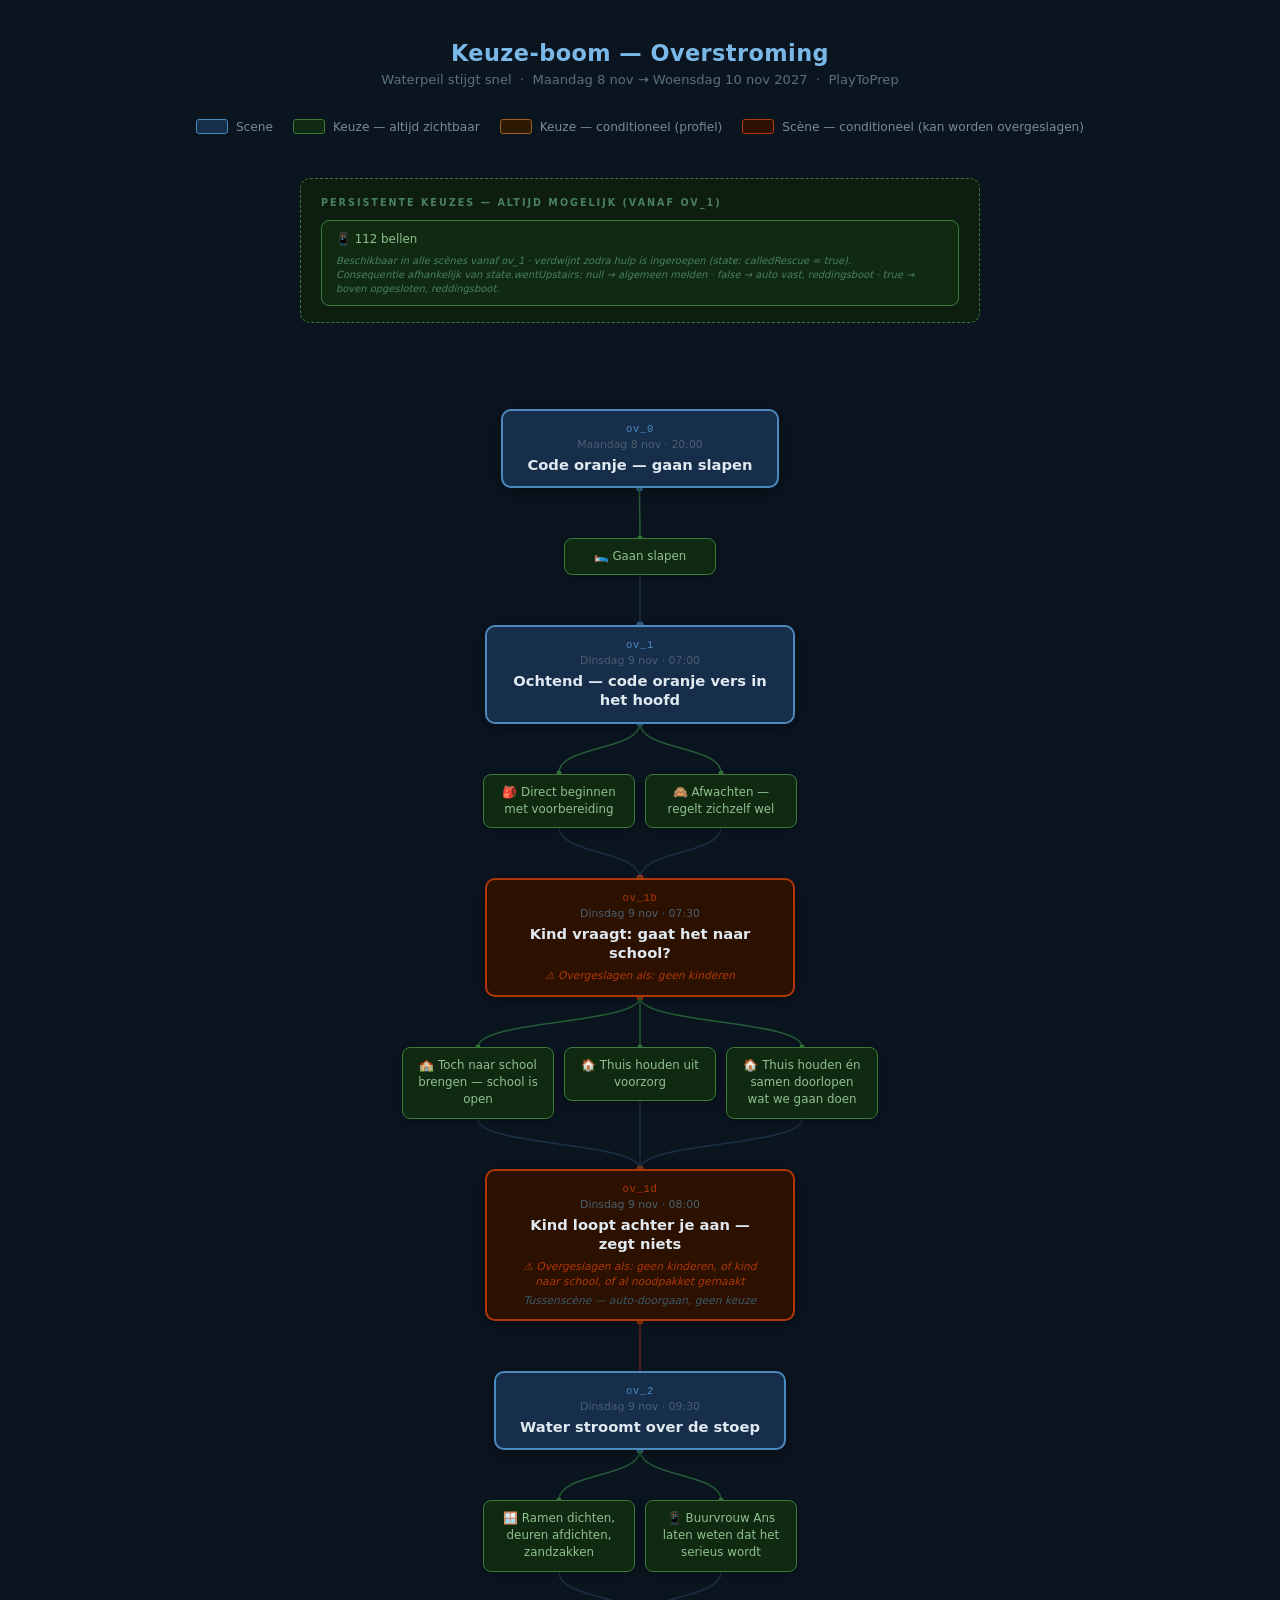
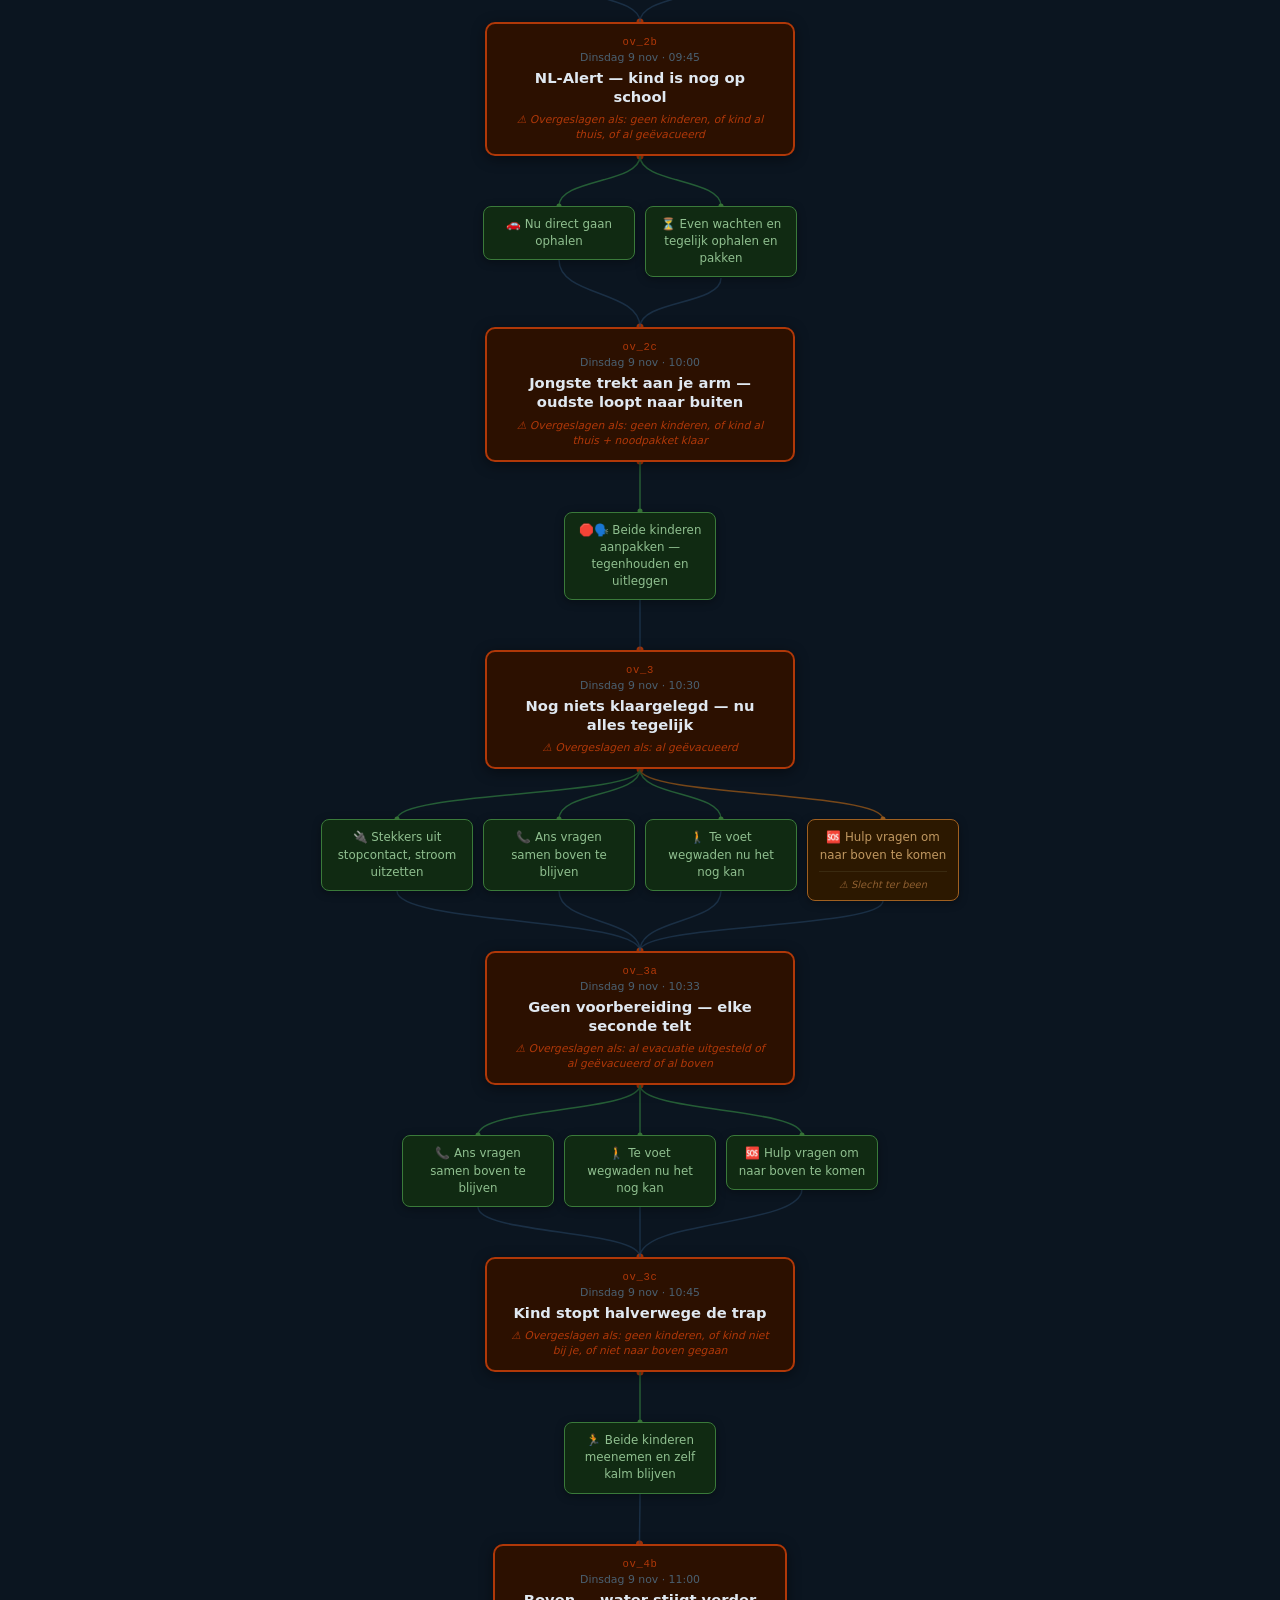
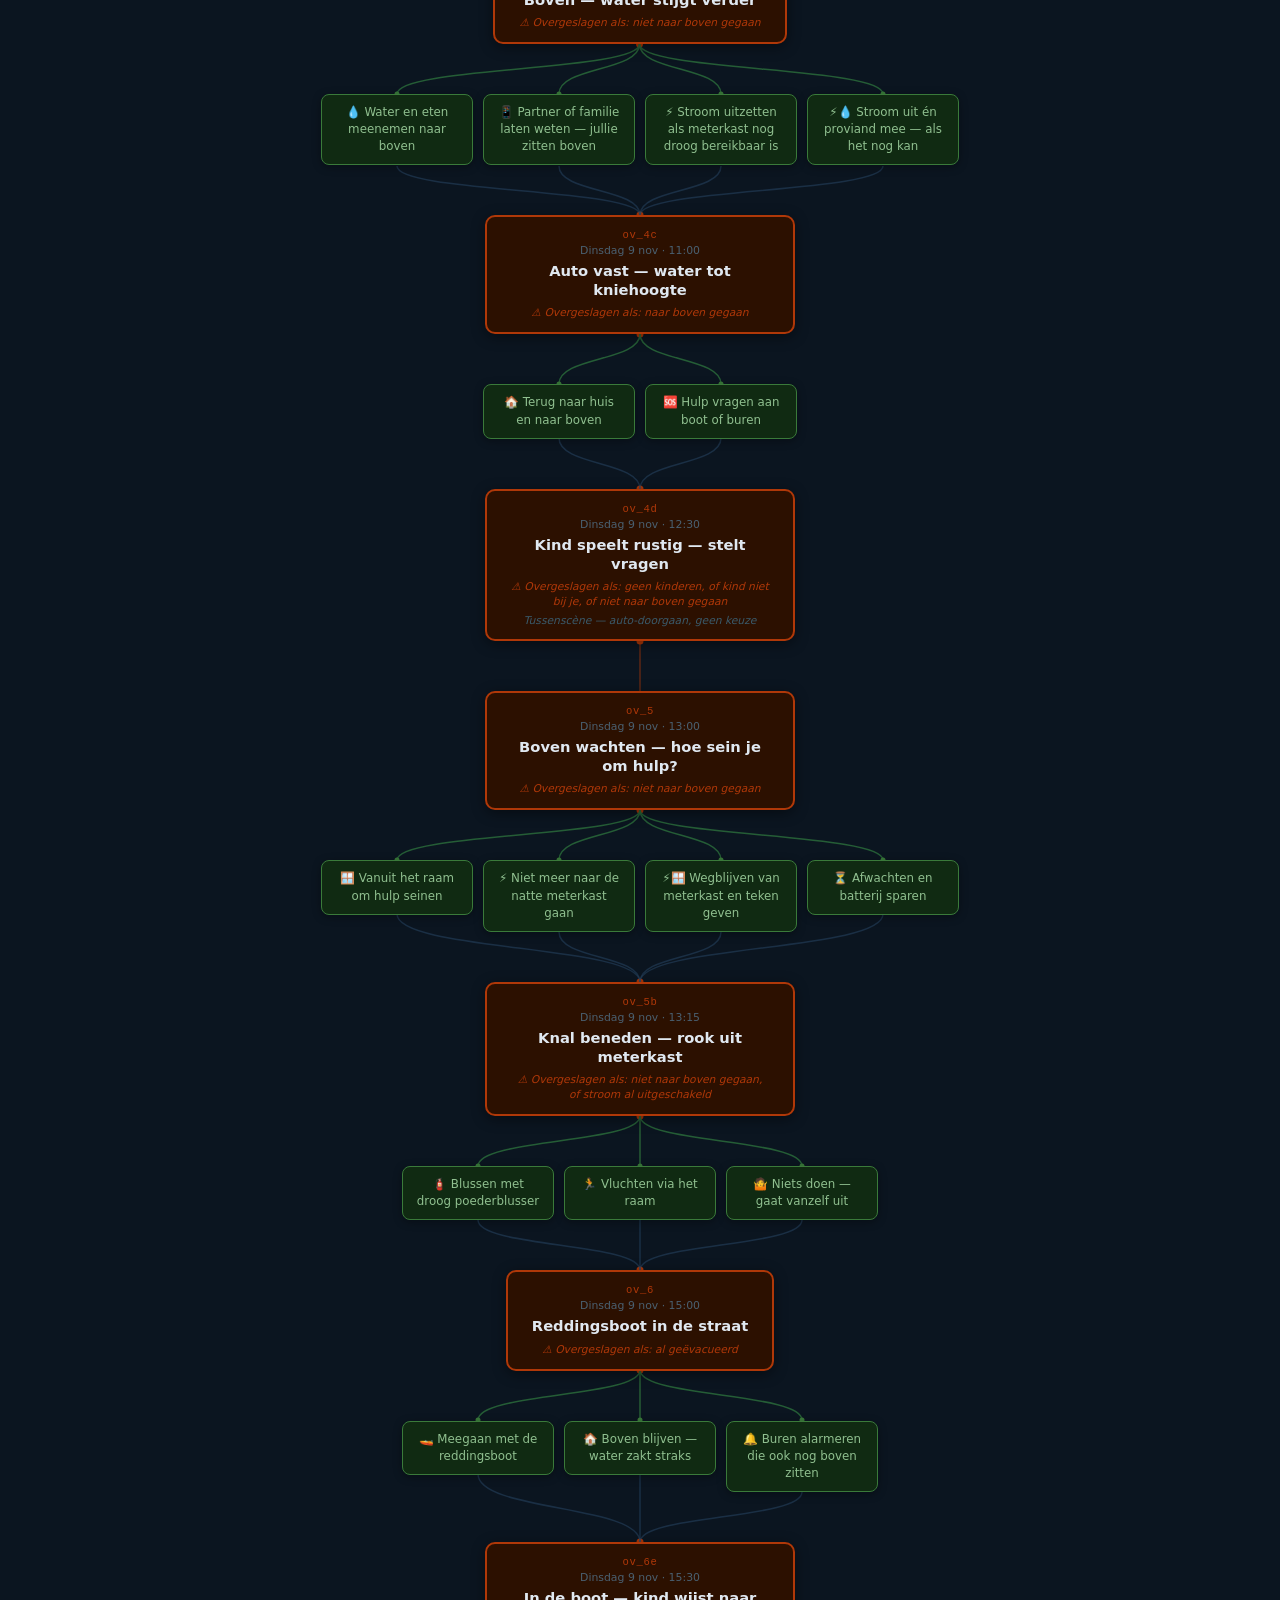
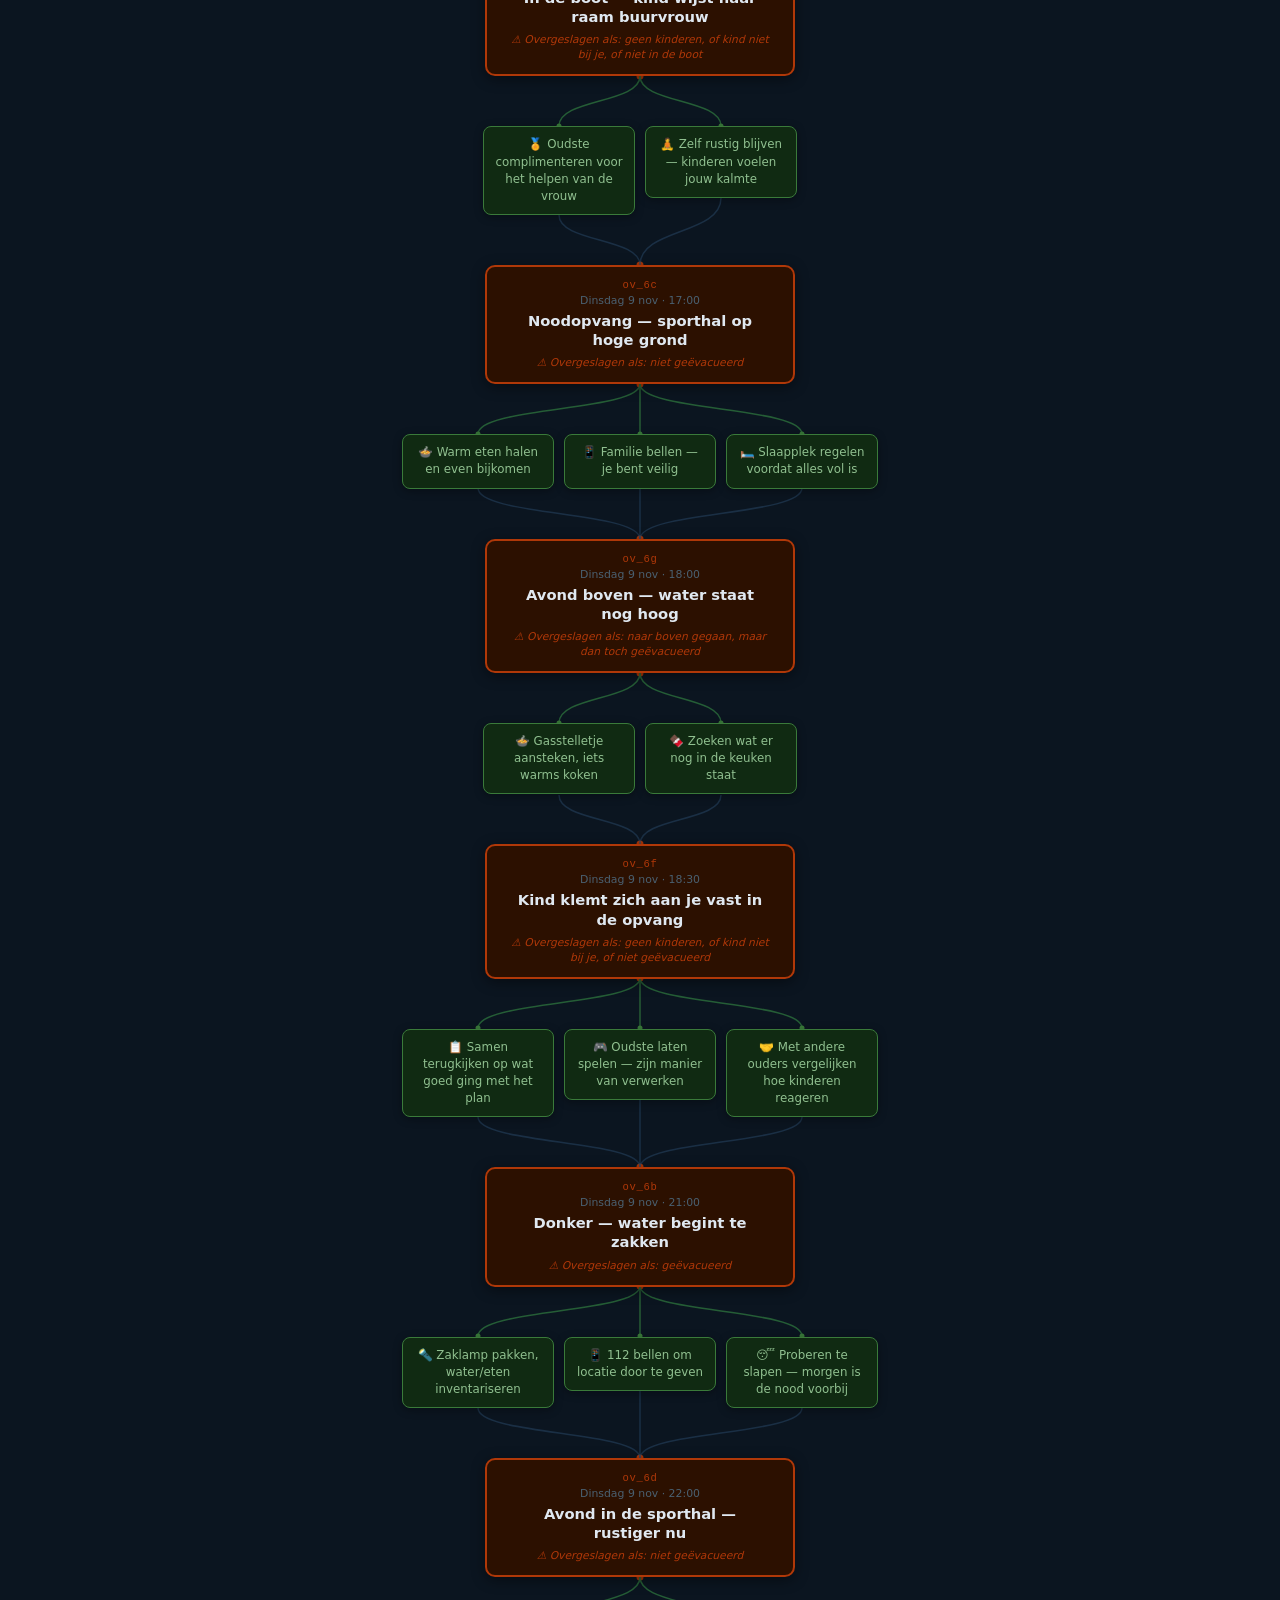
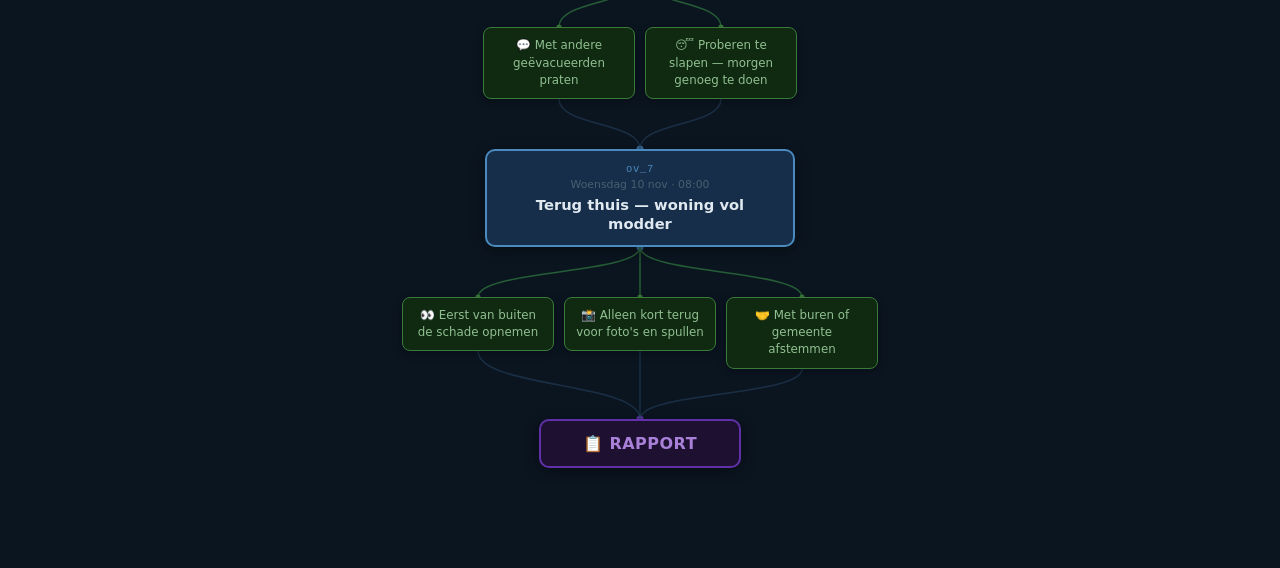
<file: docs/keuze-boom-overstroming.html>
<!DOCTYPE html>
<html lang="nl">
<head>
<meta charset="UTF-8">
<meta name="viewport" content="width=device-width, initial-scale=1.0">
<title>Keuze-boom — Overstroming · PlayToPrep</title>
<style>
*, *::before, *::after { box-sizing: border-box; margin: 0; padding: 0; }

body {
  font-family: 'Segoe UI', system-ui, -apple-system, sans-serif;
  background: #0b1520;
  color: #dde4ed;
  padding: 40px 24px 80px;
  min-height: 100vh;
}

.page-header {
  text-align: center;
  margin-bottom: 32px;
}
.page-header h1 {
  font-size: 1.4rem;
  color: #7ab8e8;
  font-weight: 700;
  letter-spacing: 0.02em;
  margin-bottom: 6px;
}
.page-header p {
  font-size: 0.82rem;
  color: #5a7080;
}

.legend {
  display: flex;
  gap: 20px;
  justify-content: center;
  flex-wrap: wrap;
  margin-bottom: 44px;
  font-size: 0.76rem;
  color: #7a8a98;
}
.legend-item { display: flex; align-items: center; gap: 8px; }
.legend-box {
  width: 32px;
  height: 15px;
  border-radius: 3px;
  flex-shrink: 0;
}
.lb-scene     { background: #162e4a; border: 1.5px solid #4a8abf; }
.lb-keuze     { background: #102a12; border: 1.5px solid #3a7a3a; }
.lb-cond      { background: #2e1a00; border: 1.5px solid #a06020; }
.lb-condscene { background: #2e1000; border: 1.5px solid #b03808; }

#scroll-wrap {
  overflow-x: auto;
  overflow-y: visible;
}

#tree {
  position: relative;
  display: flex;
  flex-direction: column;
  align-items: center;
  min-width: max-content;
  padding: 0 60px 20px;
}

#svg-layer {
  position: absolute;
  top: 0; left: 0;
  pointer-events: none;
  z-index: 0;
  overflow: visible;
}

/* -- Scene level -------------------------------------------------------- */
.level {
  display: flex;
  flex-direction: column;
  align-items: center;
  width: 100%;
  position: relative;
  z-index: 1;
}
.level:first-child { padding-top: 0; }
.level:not(:first-child) { padding-top: 50px; }

.scene-node {
  background: #162e4a;
  border: 2px solid #4a8abf;
  border-radius: 10px;
  padding: 12px 24px;
  text-align: center;
  min-width: 210px;
  max-width: 310px;
  box-shadow: 0 3px 14px rgba(0,0,0,0.45);
}
.scene-node.cond-scene {
  background: #2c1000;
  border-color: #b03808;
}

.scene-id {
  font-family: 'Courier New', monospace;
  font-size: 0.66rem;
  color: #4a8abf;
  letter-spacing: 0.06em;
  margin-bottom: 3px;
}
.cond-scene .scene-id { color: #b03808; }

.scene-time {
  font-size: 0.68rem;
  color: #4a6070;
  margin-bottom: 4px;
}

.scene-title {
  font-size: 0.92rem;
  font-weight: 600;
  color: #e0e8f0;
  line-height: 1.3;
}

.scene-condnote {
  margin-top: 6px;
  font-size: 0.67rem;
  color: #b03808;
  font-style: italic;
  line-height: 1.4;
}

.scene-auto {
  margin-top: 5px;
  font-size: 0.67rem;
  color: #3a5a6a;
  font-style: italic;
}

/* -- Choice row --------------------------------------------------------- */
.choice-row {
  display: flex;
  flex-wrap: nowrap;
  gap: 10px;
  justify-content: center;
  align-items: flex-start;
  padding-top: 50px;
  position: relative;
  z-index: 1;
}

.choice-card {
  background: #102a12;
  border: 1.5px solid #3a7a3a;
  border-radius: 8px;
  padding: 9px 11px;
  width: 152px;
  flex-shrink: 0;
  font-size: 0.74rem;
  line-height: 1.45;
  text-align: center;
  color: #90c090;
  box-shadow: 0 2px 8px rgba(0,0,0,0.35);
}
.choice-card.cond {
  background: #2c1800;
  border-color: #a06020;
  color: #c09860;
}

.cond-tag {
  display: block;
  margin-top: 7px;
  padding-top: 6px;
  border-top: 1px solid #3a2a10;
  font-size: 0.62rem;
  color: #906030;
  font-style: italic;
  line-height: 1.35;
}

/* -- Rapport ------------------------------------------------------------ */
.rapport-level {
  padding-top: 50px;
  position: relative;
  z-index: 1;
}
.rapport-node {
  background: #1e1030;
  border: 2px solid #6030a8;
  border-radius: 10px;
  padding: 13px 42px;
  font-size: 1rem;
  font-weight: 700;
  color: #a880d8;
  letter-spacing: 0.03em;
  box-shadow: 0 3px 14px rgba(0,0,0,0.45);
}
</style>
</head>
<body>

<div class="page-header">
  <h1>Keuze-boom — Overstroming</h1>
  <p>Waterpeil stijgt snel &nbsp;·&nbsp; Maandag 8 nov → Woensdag 10 nov 2027 &nbsp;·&nbsp; PlayToPrep</p>
</div>

<div class="legend">
  <div class="legend-item"><div class="legend-box lb-scene"></div>Scene</div>
  <div class="legend-item"><div class="legend-box lb-keuze"></div>Keuze — altijd zichtbaar</div>
  <div class="legend-item"><div class="legend-box lb-cond"></div>Keuze — conditioneel (profiel)</div>
  <div class="legend-item"><div class="legend-box lb-condscene"></div>Scène — conditioneel (kan worden overgeslagen)</div>
</div>

<div style="max-width:680px;margin:0 auto 36px;background:#0d1e10;border:1.5px dashed #3a7a3a;border-radius:10px;padding:16px 20px;font-size:.8rem;color:#90c090;line-height:1.6">
  <div style="font-size:.6rem;font-weight:700;text-transform:uppercase;letter-spacing:2px;color:#4a8060;margin-bottom:10px">Persistente keuzes — altijd mogelijk (vanaf ov_1)</div>
  <div style="display:flex;align-items:flex-start;gap:12px">
    <div style="background:#102a12;border:1.5px solid #3a7a3a;border-radius:8px;padding:9px 14px;font-size:.74rem;color:#90c090;flex:1">
      📱 112 bellen<br>
      <span style="font-size:.62rem;color:#4a8060;font-style:italic;display:block;margin-top:5px;line-height:1.4">
        Beschikbaar in alle scènes vanaf ov_1 · verdwijnt zodra hulp is ingeroepen (state: calledRescue = true).<br>
        Consequentie afhankelijk van state.wentUpstairs: null → algemeen melden · false → auto vast, reddingsboot · true → boven opgesloten, reddingsboot.
      </span>
    </div>
  </div>
</div>

<div id="scroll-wrap">
  <div id="tree">
    <svg id="svg-layer"></svg>
  </div>
</div>

<script>
const SCENES = [
  {
    id: 'ov_0', time: 'Maandag 8 nov · 20:00', title: 'Code oranje — gaan slapen',
    choices: [
      { text: '🛌 Gaan slapen' }
    ]
  },
  {
    id: 'ov_1', time: 'Dinsdag 9 nov · 07:00', title: 'Ochtend — code oranje vers in het hoofd',
    choices: [
      { text: '🎒 Direct beginnen met voorbereiding' },
      { text: '🙈 Afwachten — regelt zichzelf wel' }
    ]
  },
  {
    id: 'ov_1b', time: 'Dinsdag 9 nov · 07:30', title: 'Kind vraagt: gaat het naar school?',
    conditional: true,
    condNote: 'Overgeslagen als: geen kinderen',
    choices: [
      { text: '🏫 Toch naar school brengen — school is open' },
      { text: '🏠 Thuis houden uit voorzorg' },
      { text: '🏠 Thuis houden én samen doorlopen wat we gaan doen' }
    ]
  },
  {
    id: 'ov_1d', time: 'Dinsdag 9 nov · 08:00', title: 'Kind loopt achter je aan — zegt niets',
    conditional: true,
    condNote: 'Overgeslagen als: geen kinderen, of kind naar school, of al noodpakket gemaakt',
    auto: 'Tussenscène — auto-doorgaan, geen keuze'
  },
  {
    id: 'ov_2', time: 'Dinsdag 9 nov · 09:30', title: 'Water stroomt over de stoep',
    choices: [
      { text: '🪟 Ramen dichten, deuren afdichten, zandzakken' },
      { text: '📱 Buurvrouw Ans laten weten dat het serieus wordt' }
    ]
  },
  {
    id: 'ov_2b', time: 'Dinsdag 9 nov · 09:45', title: 'NL-Alert — kind is nog op school',
    conditional: true,
    condNote: 'Overgeslagen als: geen kinderen, of kind al thuis, of al geëvacueerd',
    choices: [
      { text: '🚗 Nu direct gaan ophalen' },
      { text: '⏳ Even wachten en tegelijk ophalen en pakken' }
    ]
  },
  {
    id: 'ov_2c', time: 'Dinsdag 9 nov · 10:00', title: 'Jongste trekt aan je arm — oudste loopt naar buiten',
    conditional: true,
    condNote: 'Overgeslagen als: geen kinderen, of kind al thuis + noodpakket klaar',
    choices: [
      { text: '🛑🗣️ Beide kinderen aanpakken — tegenhouden en uitleggen' }
    ]
  },
  {
    id: 'ov_3', time: 'Dinsdag 9 nov · 10:30', title: 'Nog niets klaargelegd — nu alles tegelijk',
    conditional: true,
    condNote: 'Overgeslagen als: al geëvacueerd',
    choices: [
      { text: '🔌 Stekkers uit stopcontact, stroom uitzetten' },
      { text: '📞 Ans vragen samen boven te blijven' },
      { text: '🚶 Te voet wegwaden nu het nog kan' },
      { text: '🆘 Hulp vragen om naar boven te komen', cond: 'Slecht ter been' }
    ]
  },
  {
    id: 'ov_3a', time: 'Dinsdag 9 nov · 10:33', title: 'Geen voorbereiding — elke seconde telt',
    conditional: true,
    condNote: 'Overgeslagen als: al evacuatie uitgesteld of al geëvacueerd of al boven',
    choices: [
      { text: '📞 Ans vragen samen boven te blijven' },
      { text: '🚶 Te voet wegwaden nu het nog kan' },
      { text: '🆘 Hulp vragen om naar boven te komen' }
    ]
  },
  {
    id: 'ov_3c', time: 'Dinsdag 9 nov · 10:45', title: 'Kind stopt halverwege de trap',
    conditional: true,
    condNote: 'Overgeslagen als: geen kinderen, of kind niet bij je, of niet naar boven gegaan',
    choices: [
      { text: '🏃 Beide kinderen meenemen en zelf kalm blijven' }
    ]
  },
  {
    id: 'ov_4b', time: 'Dinsdag 9 nov · 11:00', title: 'Boven — water stijgt verder',
    conditional: true,
    condNote: 'Overgeslagen als: niet naar boven gegaan',
    choices: [
      { text: '💧 Water en eten meenemen naar boven' },
      { text: '📱 Partner of familie laten weten — jullie zitten boven' },
      { text: '⚡ Stroom uitzetten als meterkast nog droog bereikbaar is' },
      { text: '⚡💧 Stroom uit én proviand mee — als het nog kan' }
    ]
  },
  {
    id: 'ov_4c', time: 'Dinsdag 9 nov · 11:00', title: 'Auto vast — water tot kniehoogte',
    conditional: true,
    condNote: 'Overgeslagen als: naar boven gegaan',
    choices: [
      { text: '🏠 Terug naar huis en naar boven' },
      { text: '🆘 Hulp vragen aan boot of buren' }
    ]
  },
  {
    id: 'ov_4d', time: 'Dinsdag 9 nov · 12:30', title: 'Kind speelt rustig — stelt vragen',
    conditional: true,
    condNote: 'Overgeslagen als: geen kinderen, of kind niet bij je, of niet naar boven gegaan',
    auto: 'Tussenscène — auto-doorgaan, geen keuze'
  },
  {
    id: 'ov_5', time: 'Dinsdag 9 nov · 13:00', title: 'Boven wachten — hoe sein je om hulp?',
    conditional: true,
    condNote: 'Overgeslagen als: niet naar boven gegaan',
    choices: [
      { text: '🪟 Vanuit het raam om hulp seinen' },
      { text: '⚡ Niet meer naar de natte meterkast gaan' },
      { text: '⚡🪟 Wegblijven van meterkast en teken geven' },
      { text: '⏳ Afwachten en batterij sparen' }
    ]
  },
  {
    id: 'ov_5b', time: 'Dinsdag 9 nov · 13:15', title: 'Knal beneden — rook uit meterkast',
    conditional: true,
    condNote: 'Overgeslagen als: niet naar boven gegaan, of stroom al uitgeschakeld',
    choices: [
      { text: '🧯 Blussen met droog poederblusser' },
      { text: '🏃 Vluchten via het raam' },
      { text: '🤷 Niets doen — gaat vanzelf uit' }
    ]
  },
  {
    id: 'ov_6', time: 'Dinsdag 9 nov · 15:00', title: 'Reddingsboot in de straat',
    conditional: true,
    condNote: 'Overgeslagen als: al geëvacueerd',
    choices: [
      { text: '🚤 Meegaan met de reddingsboot' },
      { text: '🏠 Boven blijven — water zakt straks' },
      { text: '🔔 Buren alarmeren die ook nog boven zitten' }
    ]
  },
  {
    id: 'ov_6e', time: 'Dinsdag 9 nov · 15:30', title: 'In de boot — kind wijst naar raam buurvrouw',
    conditional: true,
    condNote: 'Overgeslagen als: geen kinderen, of kind niet bij je, of niet in de boot',
    choices: [
      { text: '🏅 Oudste complimenteren voor het helpen van de vrouw' },
      { text: '🧘 Zelf rustig blijven — kinderen voelen jouw kalmte' }
    ]
  },
  {
    id: 'ov_6c', time: 'Dinsdag 9 nov · 17:00', title: 'Noodopvang — sporthal op hoge grond',
    conditional: true,
    condNote: 'Overgeslagen als: niet geëvacueerd',
    choices: [
      { text: '🍲 Warm eten halen en even bijkomen' },
      { text: '📱 Familie bellen — je bent veilig' },
      { text: '🛏️ Slaapplek regelen voordat alles vol is' }
    ]
  },
  {
    id: 'ov_6g', time: 'Dinsdag 9 nov · 18:00', title: 'Avond boven — water staat nog hoog',
    conditional: true,
    condNote: 'Overgeslagen als: naar boven gegaan, maar dan toch geëvacueerd',
    choices: [
      { text: '🍲 Gasstelletje aansteken, iets warms koken' },
      { text: '🍫 Zoeken wat er nog in de keuken staat' }
    ]
  },
  {
    id: 'ov_6f', time: 'Dinsdag 9 nov · 18:30', title: 'Kind klemt zich aan je vast in de opvang',
    conditional: true,
    condNote: 'Overgeslagen als: geen kinderen, of kind niet bij je, of niet geëvacueerd',
    choices: [
      { text: '📋 Samen terugkijken op wat goed ging met het plan' },
      { text: '🎮 Oudste laten spelen — zijn manier van verwerken' },
      { text: '🤝 Met andere ouders vergelijken hoe kinderen reageren' }
    ]
  },
  {
    id: 'ov_6b', time: 'Dinsdag 9 nov · 21:00', title: 'Donker — water begint te zakken',
    conditional: true,
    condNote: 'Overgeslagen als: geëvacueerd',
    choices: [
      { text: '🔦 Zaklamp pakken, water/eten inventariseren' },
      { text: '📱 112 bellen om locatie door te geven' },
      { text: '😴 Proberen te slapen — morgen is de nood voorbij' }
    ]
  },
  {
    id: 'ov_6d', time: 'Dinsdag 9 nov · 22:00', title: 'Avond in de sporthal — rustiger nu',
    conditional: true,
    condNote: 'Overgeslagen als: niet geëvacueerd',
    choices: [
      { text: '💬 Met andere geëvacueerden praten' },
      { text: '😴 Proberen te slapen — morgen genoeg te doen' }
    ]
  },
  {
    id: 'ov_7', time: 'Woensdag 10 nov · 08:00', title: 'Terug thuis — woning vol modder',
    choices: [
      { text: '👀 Eerst van buiten de schade opnemen' },
      { text: '📸 Alleen kort terug voor foto\'s en spullen' },
      { text: '🤝 Met buren of gemeente afstemmen' }
    ]
  }
];

// -- Build DOM ------------------------------------------------------------
function buildTree() {
  const tree = document.getElementById('tree');

  SCENES.forEach(scene => {
    const level = document.createElement('div');
    level.className = 'level';
    level.dataset.id = scene.id;

    const node = document.createElement('div');
    node.className = 'scene-node' + (scene.conditional ? ' cond-scene' : '');
    node.dataset.role = 'scene';
    node.innerHTML =
      `<div class="scene-id">${scene.id}</div>` +
      `<div class="scene-time">${scene.time}</div>` +
      `<div class="scene-title">${scene.title}</div>` +
      (scene.condNote ? `<div class="scene-condnote">⚠️ ${scene.condNote}</div>` : '') +
      (scene.auto    ? `<div class="scene-auto">${scene.auto}</div>` : '');
    level.appendChild(node);

    if (scene.choices && scene.choices.length) {
      const row = document.createElement('div');
      row.className = 'choice-row';
      row.dataset.role = 'choices';
      scene.choices.forEach(c => {
        const card = document.createElement('div');
        card.className = 'choice-card' + (c.cond ? ' cond' : '');
        card.innerHTML = c.text + (c.cond ? `<span class="cond-tag">⚠️ ${c.cond}</span>` : '');
        row.appendChild(card);
      });
      level.appendChild(row);
    }

    tree.appendChild(level);
  });

  const rapDiv = document.createElement('div');
  rapDiv.className = 'rapport-level';
  rapDiv.dataset.role = 'rapport';
  rapDiv.innerHTML = '<div class="rapport-node">📋 RAPPORT</div>';
  tree.appendChild(rapDiv);
}

// -- Draw SVG connections -------------------------------------------------
function drawLines() {
  const svg    = document.getElementById('svg-layer');
  const tree   = document.getElementById('tree');

  svg.style.width  = tree.scrollWidth  + 'px';
  svg.style.height = tree.scrollHeight + 'px';
  svg.setAttribute('width',  tree.scrollWidth);
  svg.setAttribute('height', tree.scrollHeight);
  svg.innerHTML = '';

  function posEl(el) {
    let left = 0, top = 0;
    let e = el;
    while (e && e !== tree) {
      left += e.offsetLeft;
      top  += e.offsetTop;
      e = e.offsetParent;
    }
    return {
      tcx: left + el.offsetWidth / 2,
      tcy: top,
      bcx: left + el.offsetWidth / 2,
      bcy: top + el.offsetHeight,
      w: el.offsetWidth,
      h: el.offsetHeight
    };
  }

  function pos(el) { return posEl(el); }

  function bezier(x1, y1, x2, y2, col, w, op) {
    const dy = Math.abs(y2 - y1);
    const cp = dy * 0.55;
    const p = document.createElementNS('http://www.w3.org/2000/svg', 'path');
    p.setAttribute('d', `M ${x1} ${y1} C ${x1} ${y1+cp}, ${x2} ${y2-cp}, ${x2} ${y2}`);
    p.setAttribute('stroke', col);
    p.setAttribute('stroke-width', w || 1.5);
    p.setAttribute('fill', 'none');
    p.setAttribute('opacity', op || 1);
    return p;
  }

  function dot(cx, cy, r, fill) {
    const c = document.createElementNS('http://www.w3.org/2000/svg', 'circle');
    c.setAttribute('cx', cx);
    c.setAttribute('cy', cy);
    c.setAttribute('r',  r);
    c.setAttribute('fill', fill);
    return c;
  }

  const levels  = [...tree.querySelectorAll('.level')];
  const rapport = tree.querySelector('.rapport-level .rapport-node');

  levels.forEach((level, i) => {
    const sceneEl   = level.querySelector('.scene-node');
    const choiceEls = [...(level.querySelectorAll('.choice-card') || [])];
    const isCondScene = sceneEl.classList.contains('cond-scene');
    const sceneLineColor = isCondScene ? '#b03808' : '#3a6e9e';

    const sp = pos(sceneEl);
    svg.appendChild(dot(sp.bcx, sp.bcy, 3.5, sceneLineColor));

    if (choiceEls.length === 0) {
      const nextAnchor = nextTopAnchor(i, levels, rapport);
      if (nextAnchor) {
        svg.appendChild(bezier(sp.bcx, sp.bcy, nextAnchor.x, nextAnchor.y, sceneLineColor, 1.5, 0.5));
      }
      return;
    }

    choiceEls.forEach(card => {
      const isCond = card.classList.contains('cond');
      const lineCol = isCond ? '#8a5018' : '#2a6a3a';
      const cp = pos(card);
      svg.appendChild(bezier(sp.bcx, sp.bcy, cp.tcx, cp.tcy, lineCol, 1.5, 0.85));
      svg.appendChild(dot(cp.tcx, cp.tcy, 2.5, isCond ? '#a06020' : '#3a7a3a'));
    });

    const nextAnchor = nextTopAnchor(i, levels, rapport);
    if (nextAnchor) {
      svg.appendChild(dot(nextAnchor.x, nextAnchor.y, 3.5,
        nextAnchor.isRapport ? '#6030a8' : (nextAnchor.isCond ? '#b03808' : '#3a6e9e')));

      choiceEls.forEach(card => {
        const cp = pos(card);
        svg.appendChild(bezier(cp.bcx, cp.bcy, nextAnchor.x, nextAnchor.y, '#2a4a6a', 1.5, 0.5));
      });
    }
  });
}

function nextTopAnchor(currentIdx, levels, rapport) {
  if (currentIdx < levels.length - 1) {
    const nextScene = levels[currentIdx + 1].querySelector('.scene-node');
    const isCondScene = nextScene.classList.contains('cond-scene');
    const p = posEl(nextScene);
    return { x: p.tcx, y: p.tcy, isCond: isCondScene };
  }
  if (rapport) {
    const p = posEl(rapport);
    return { x: p.tcx, y: p.tcy, isRapport: true };
  }
  return null;
}

function posEl(el) {
  const tree = document.getElementById('tree');
  let left = 0, top = 0;
  let e = el;
  while (e && e !== tree) {
    left += e.offsetLeft;
    top  += e.offsetTop;
    e = e.offsetParent;
  }
  return {
    tcx: left + el.offsetWidth / 2,
    tcy: top,
    bcx: left + el.offsetWidth / 2,
    bcy: top + el.offsetHeight
  };
}

function pos(el) { return posEl(el); }

buildTree();
requestAnimationFrame(() => requestAnimationFrame(drawLines));
window.addEventListener('resize', drawLines);
</script>
</body>
</html>
</file>
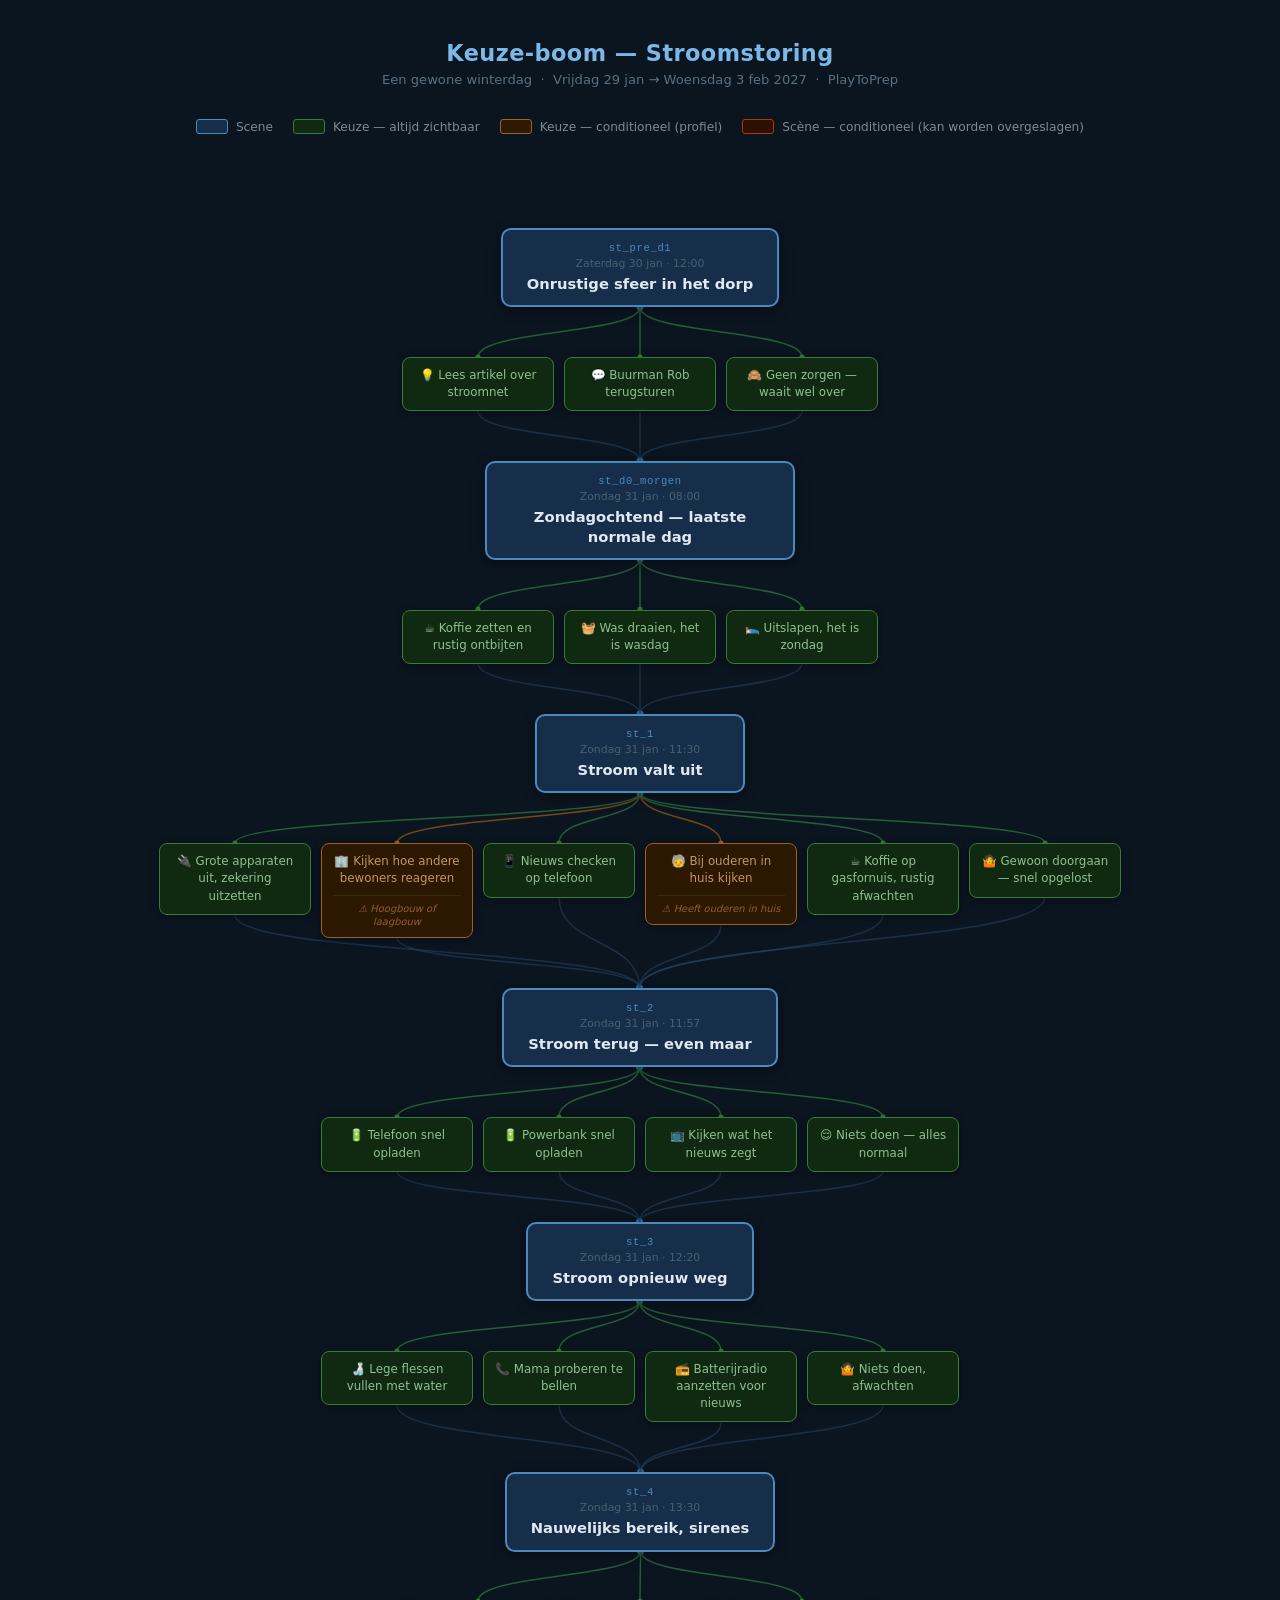
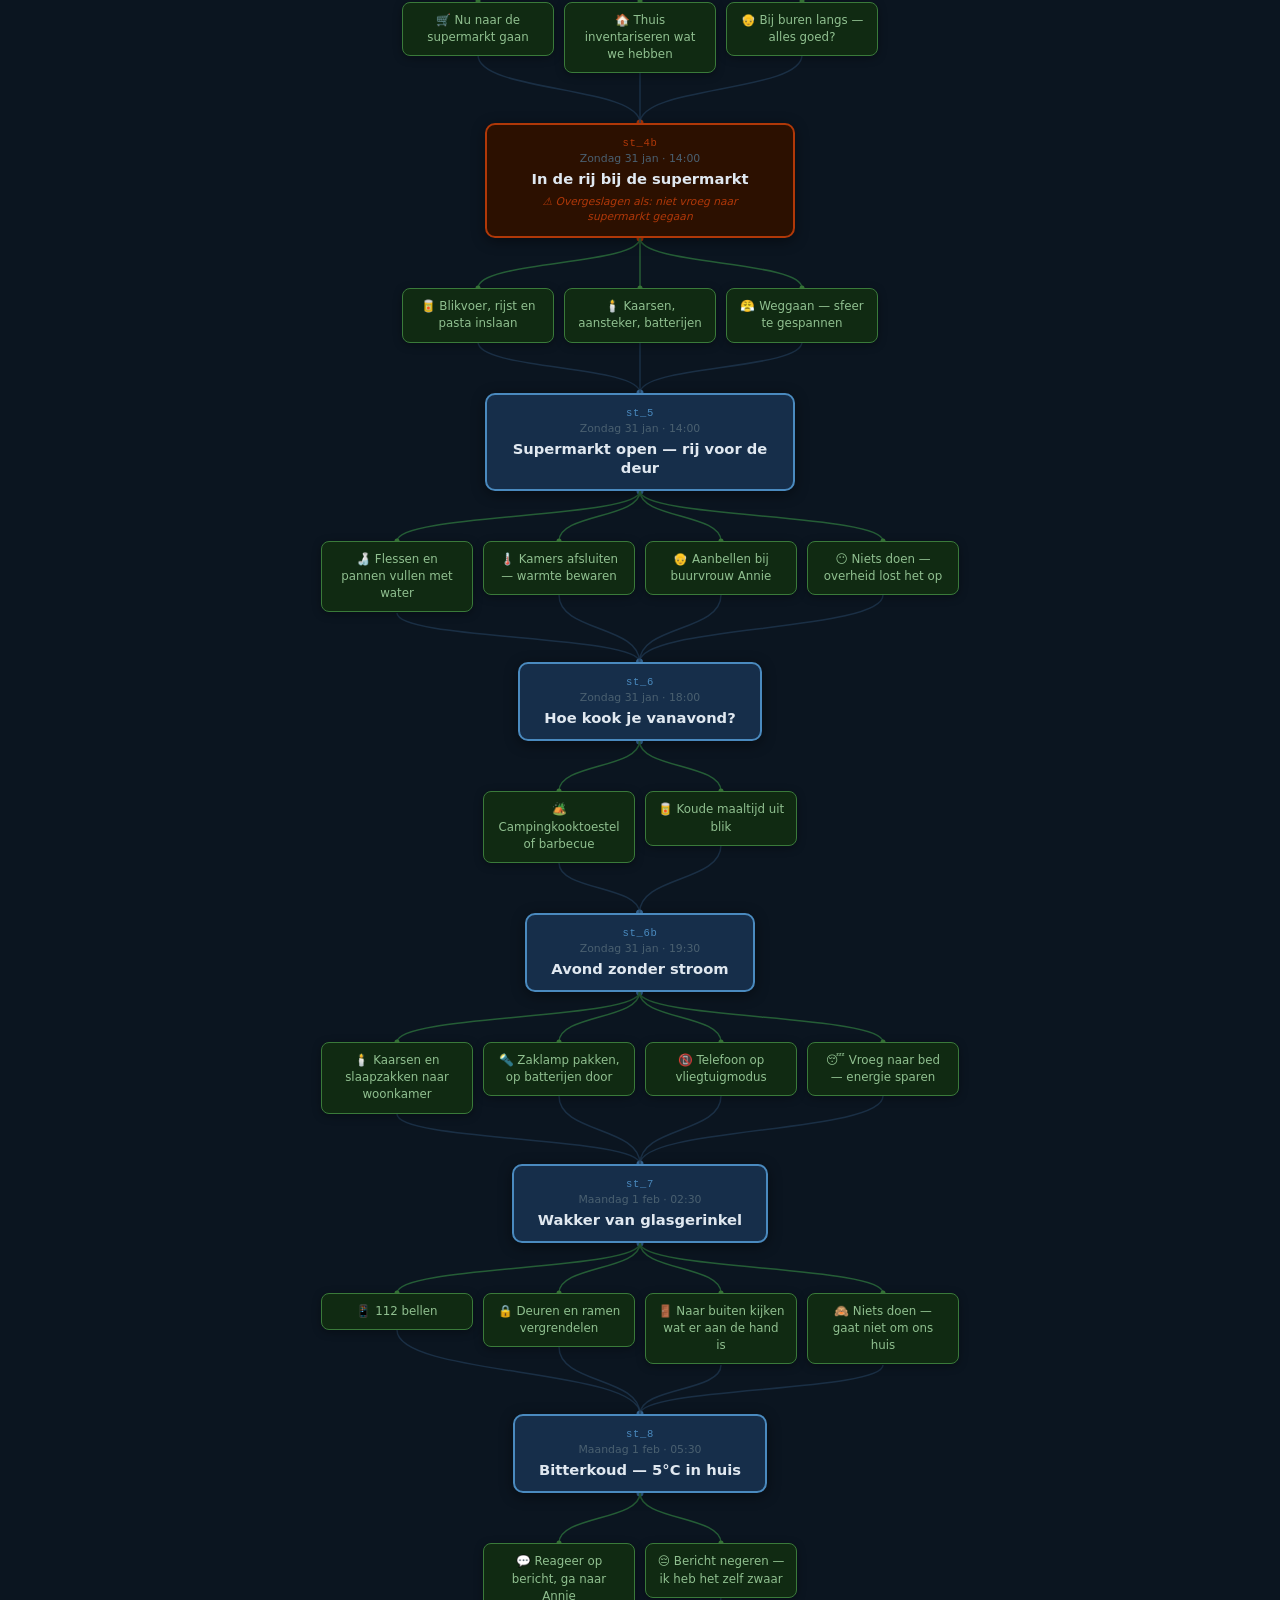
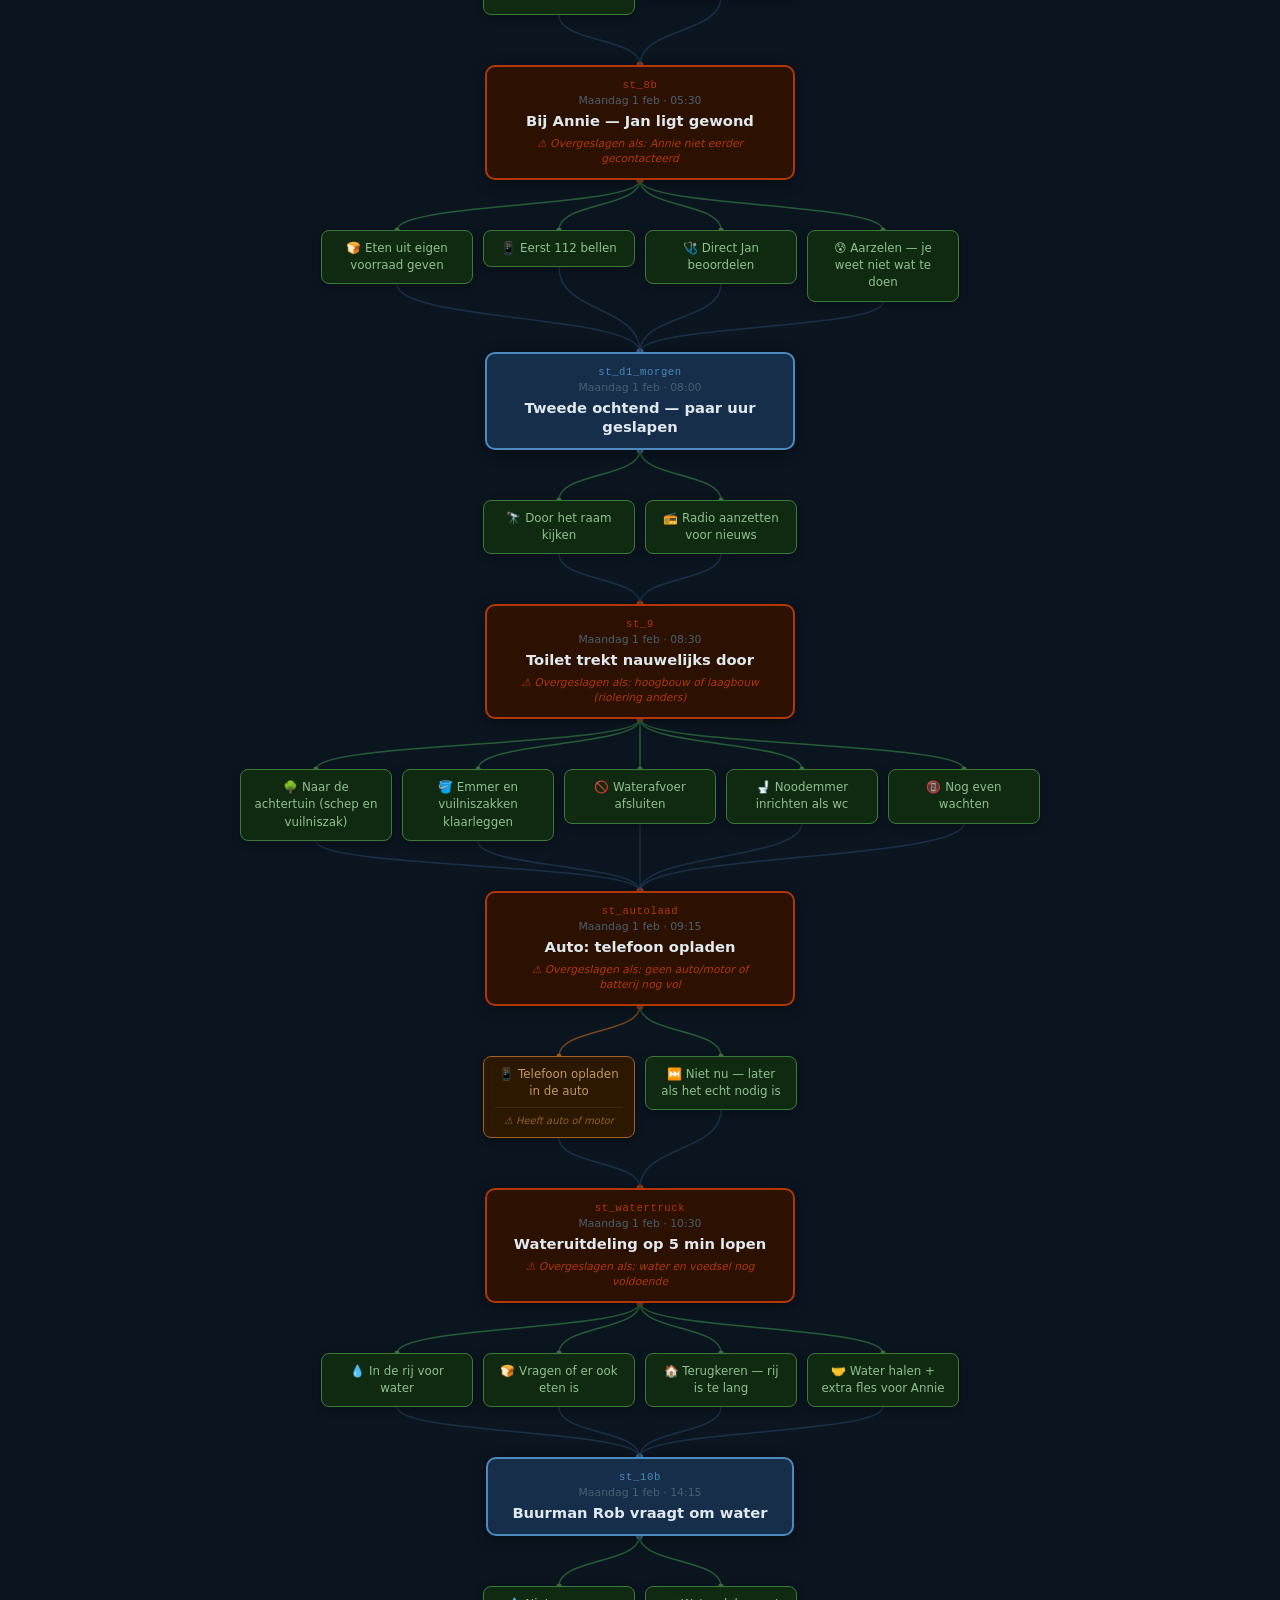
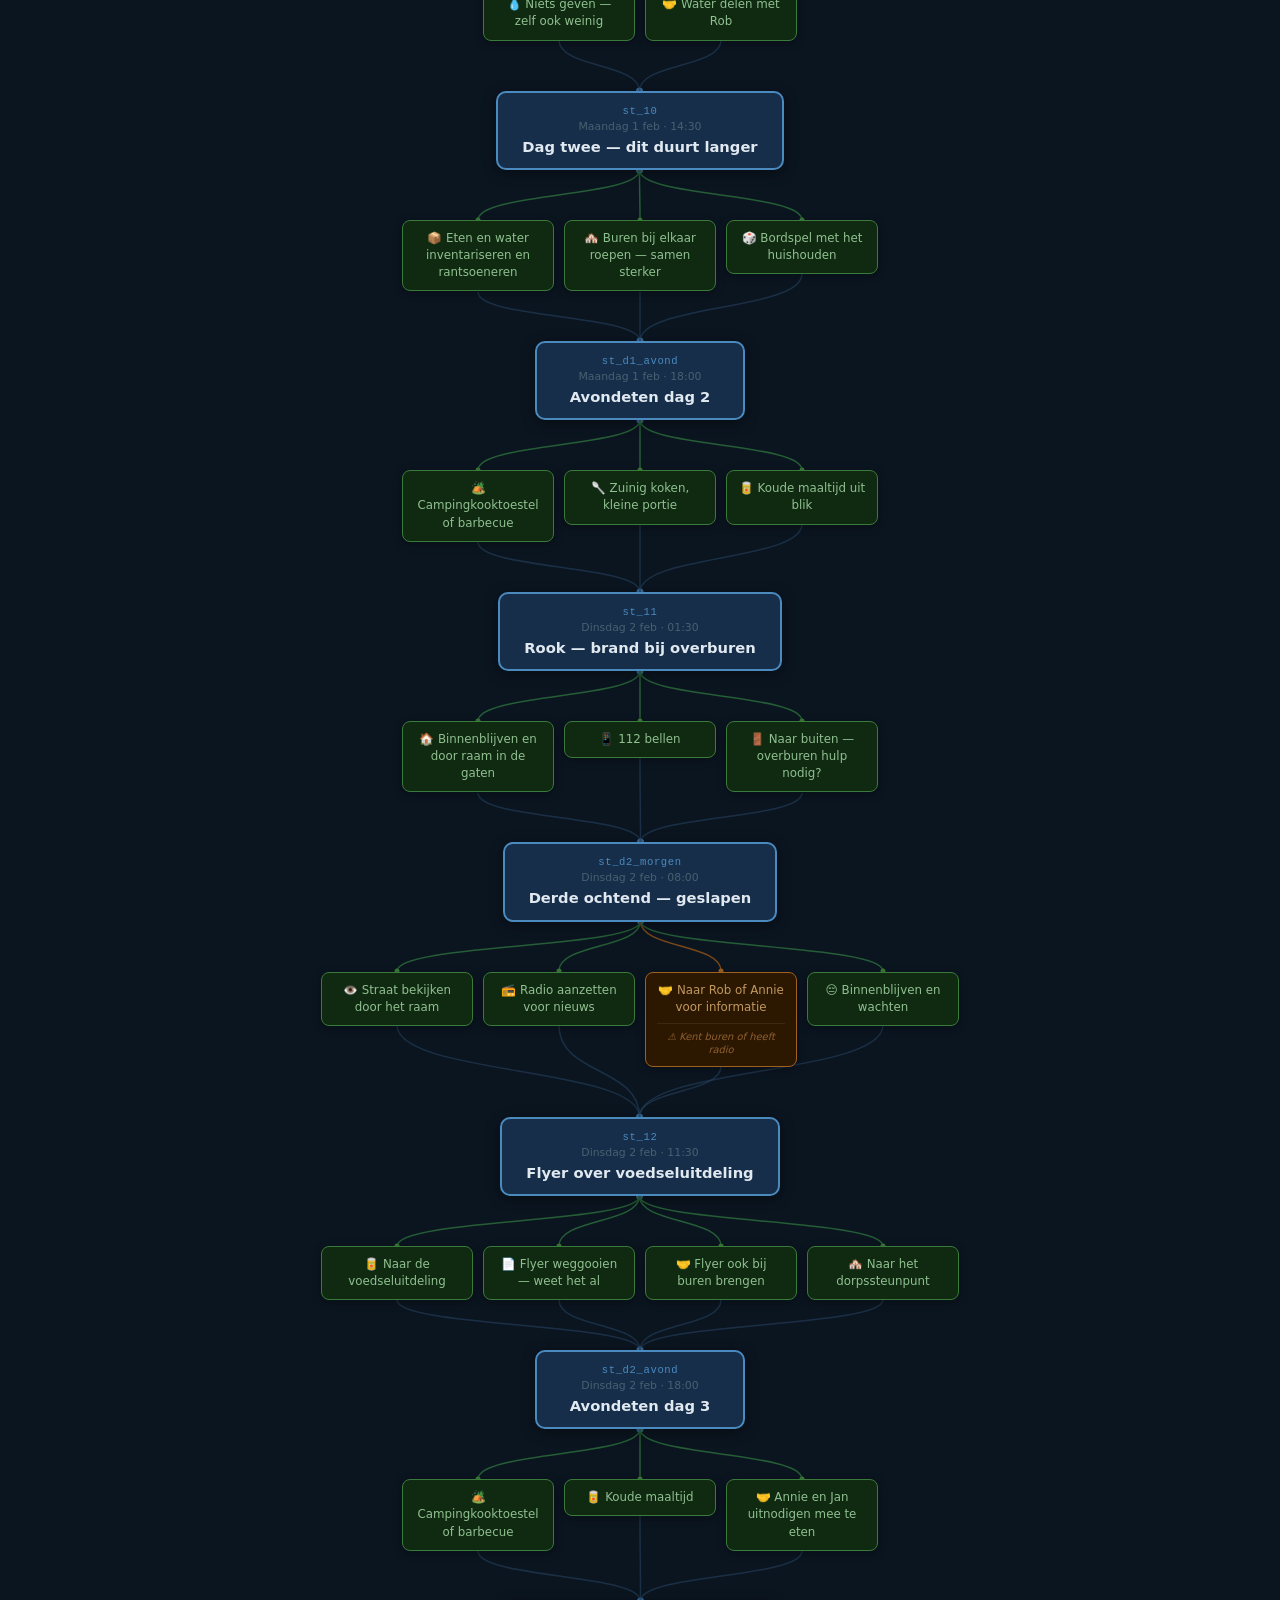
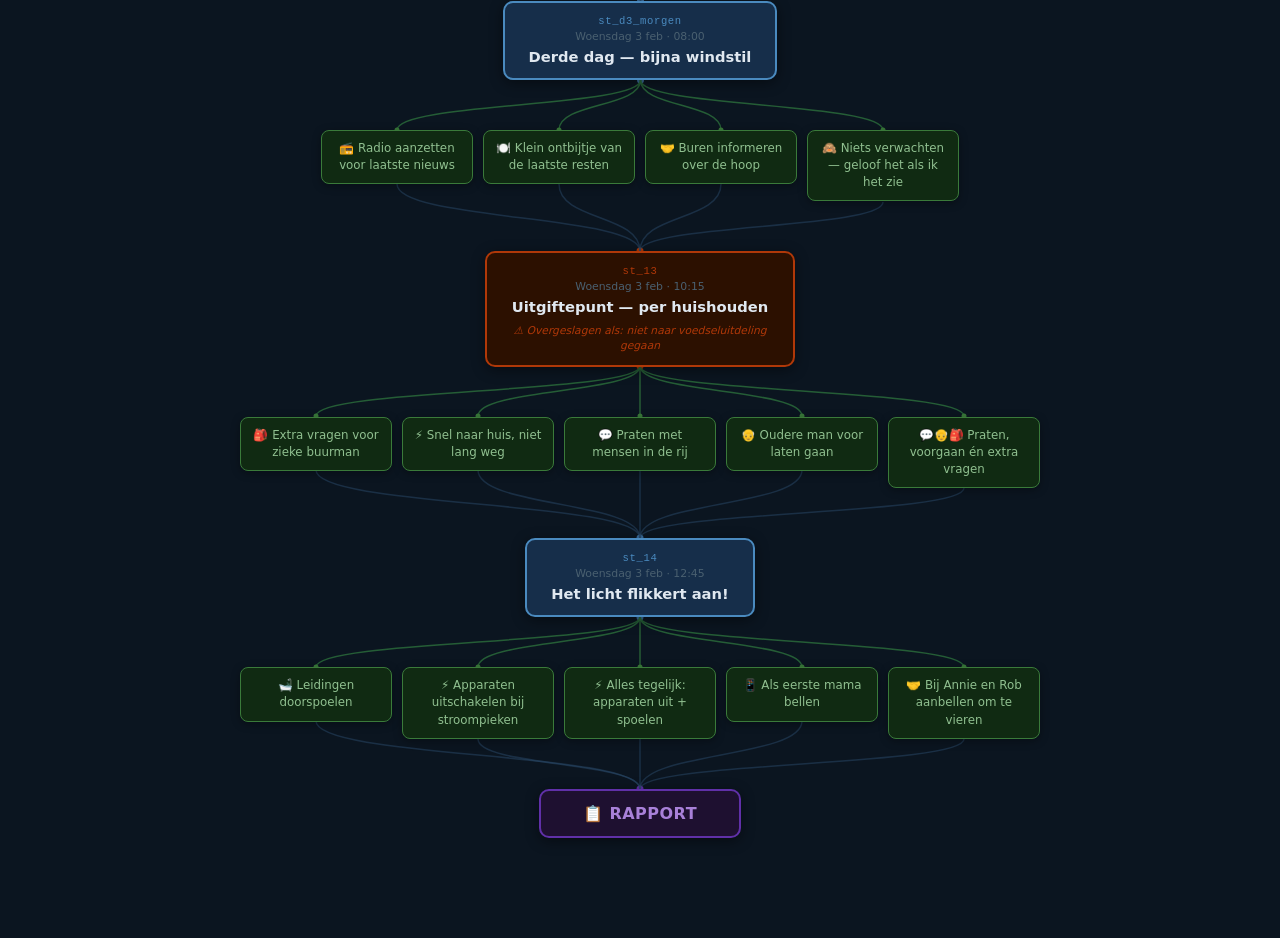
<file: docs/keuze-boom-stroom.html>
<!DOCTYPE html>
<html lang="nl">
<head>
<meta charset="UTF-8">
<meta name="viewport" content="width=device-width, initial-scale=1.0">
<title>Keuze-boom — Stroomstoring · PlayToPrep</title>
<style>
*, *::before, *::after { box-sizing: border-box; margin: 0; padding: 0; }

body {
  font-family: 'Segoe UI', system-ui, -apple-system, sans-serif;
  background: #0b1520;
  color: #dde4ed;
  padding: 40px 24px 80px;
  min-height: 100vh;
}

.page-header {
  text-align: center;
  margin-bottom: 32px;
}
.page-header h1 {
  font-size: 1.4rem;
  color: #7ab8e8;
  font-weight: 700;
  letter-spacing: 0.02em;
  margin-bottom: 6px;
}
.page-header p {
  font-size: 0.82rem;
  color: #5a7080;
}

.legend {
  display: flex;
  gap: 20px;
  justify-content: center;
  flex-wrap: wrap;
  margin-bottom: 44px;
  font-size: 0.76rem;
  color: #7a8a98;
}
.legend-item { display: flex; align-items: center; gap: 8px; }
.legend-box {
  width: 32px;
  height: 15px;
  border-radius: 3px;
  flex-shrink: 0;
}
.lb-scene     { background: #162e4a; border: 1.5px solid #4a8abf; }
.lb-keuze     { background: #102a12; border: 1.5px solid #3a7a3a; }
.lb-cond      { background: #2e1a00; border: 1.5px solid #a06020; }
.lb-condscene { background: #2e1000; border: 1.5px solid #b03808; }

#scroll-wrap {
  overflow-x: auto;
  overflow-y: visible;
}

#tree {
  position: relative;
  display: flex;
  flex-direction: column;
  align-items: center;
  min-width: max-content;
  padding: 0 60px 20px;
}

#svg-layer {
  position: absolute;
  top: 0; left: 0;
  pointer-events: none;
  z-index: 0;
  overflow: visible;
}

/* -- Scene level -------------------------------------------------------- */
.level {
  display: flex;
  flex-direction: column;
  align-items: center;
  width: 100%;
  position: relative;
  z-index: 1;
}
.level:first-child { padding-top: 0; }
.level:not(:first-child) { padding-top: 50px; }

.scene-node {
  background: #162e4a;
  border: 2px solid #4a8abf;
  border-radius: 10px;
  padding: 12px 24px;
  text-align: center;
  min-width: 210px;
  max-width: 310px;
  box-shadow: 0 3px 14px rgba(0,0,0,0.45);
}
.scene-node.cond-scene {
  background: #2c1000;
  border-color: #b03808;
}

.scene-id {
  font-family: 'Courier New', monospace;
  font-size: 0.66rem;
  color: #4a8abf;
  letter-spacing: 0.06em;
  margin-bottom: 3px;
}
.cond-scene .scene-id { color: #b03808; }

.scene-time {
  font-size: 0.68rem;
  color: #4a6070;
  margin-bottom: 4px;
}

.scene-title {
  font-size: 0.92rem;
  font-weight: 600;
  color: #e0e8f0;
  line-height: 1.3;
}

.scene-condnote {
  margin-top: 6px;
  font-size: 0.67rem;
  color: #b03808;
  font-style: italic;
  line-height: 1.4;
}

.scene-auto {
  margin-top: 5px;
  font-size: 0.67rem;
  color: #3a5a6a;
  font-style: italic;
}

/* -- Choice row --------------------------------------------------------- */
.choice-row {
  display: flex;
  flex-wrap: nowrap;
  gap: 10px;
  justify-content: center;
  align-items: flex-start;
  padding-top: 50px;
  position: relative;
  z-index: 1;
}

.choice-card {
  background: #102a12;
  border: 1.5px solid #3a7a3a;
  border-radius: 8px;
  padding: 9px 11px;
  width: 152px;
  flex-shrink: 0;
  font-size: 0.74rem;
  line-height: 1.45;
  text-align: center;
  color: #90c090;
  box-shadow: 0 2px 8px rgba(0,0,0,0.35);
}
.choice-card.cond {
  background: #2c1800;
  border-color: #a06020;
  color: #c09860;
}

.cond-tag {
  display: block;
  margin-top: 7px;
  padding-top: 6px;
  border-top: 1px solid #3a2a10;
  font-size: 0.62rem;
  color: #906030;
  font-style: italic;
  line-height: 1.35;
}

/* -- Rapport ------------------------------------------------------------ */
.rapport-level {
  padding-top: 50px;
  position: relative;
  z-index: 1;
}
.rapport-node {
  background: #1e1030;
  border: 2px solid #6030a8;
  border-radius: 10px;
  padding: 13px 42px;
  font-size: 1rem;
  font-weight: 700;
  color: #a880d8;
  letter-spacing: 0.03em;
  box-shadow: 0 3px 14px rgba(0,0,0,0.45);
}
</style>
</head>
<body>

<div class="page-header">
  <h1>Keuze-boom — Stroomstoring</h1>
  <p>Een gewone winterdag &nbsp;·&nbsp; Vrijdag 29 jan → Woensdag 3 feb 2027 &nbsp;·&nbsp; PlayToPrep</p>
</div>

<div class="legend">
  <div class="legend-item"><div class="legend-box lb-scene"></div>Scene</div>
  <div class="legend-item"><div class="legend-box lb-keuze"></div>Keuze — altijd zichtbaar</div>
  <div class="legend-item"><div class="legend-box lb-cond"></div>Keuze — conditioneel (profiel)</div>
  <div class="legend-item"><div class="legend-box lb-condscene"></div>Scène — conditioneel (kan worden overgeslagen)</div>
</div>

<div id="scroll-wrap">
  <div id="tree">
    <svg id="svg-layer"></svg>
  </div>
</div>

<script>
const SCENES = [
  {
    id: 'st_pre_d1', time: 'Zaterdag 30 jan · 12:00', title: 'Onrustige sfeer in het dorp',
    choices: [
      { text: '💡 Lees artikel over stroomnet' },
      { text: '💬 Buurman Rob terugsturen' },
      { text: '🙈 Geen zorgen — waait wel over' }
    ]
  },
  {
    id: 'st_d0_morgen', time: 'Zondag 31 jan · 08:00', title: 'Zondagochtend — laatste normale dag',
    choices: [
      { text: '☕ Koffie zetten en rustig ontbijten' },
      { text: '🧺 Was draaien, het is wasdag' },
      { text: '🛌 Uitslapen, het is zondag' }
    ]
  },
  {
    id: 'st_1', time: 'Zondag 31 jan · 11:30', title: 'Stroom valt uit',
    choices: [
      { text: '🔌 Grote apparaten uit, zekering uitzetten' },
      { text: '🏢 Kijken hoe andere bewoners reageren', cond: 'Hoogbouw of laagbouw' },
      { text: '📱 Nieuws checken op telefoon' },
      { text: '🧓 Bij ouderen in huis kijken', cond: 'Heeft ouderen in huis' },
      { text: '☕ Koffie op gasfornuis, rustig afwachten' },
      { text: '🤷 Gewoon doorgaan — snel opgelost' }
    ]
  },
  {
    id: 'st_2', time: 'Zondag 31 jan · 11:57', title: 'Stroom terug — even maar',
    choices: [
      { text: '🔋 Telefoon snel opladen' },
      { text: '🔋 Powerbank snel opladen' },
      { text: '📺 Kijken wat het nieuws zegt' },
      { text: '😌 Niets doen — alles normaal' }
    ]
  },
  {
    id: 'st_3', time: 'Zondag 31 jan · 12:20', title: 'Stroom opnieuw weg',
    choices: [
      { text: '🍶 Lege flessen vullen met water' },
      { text: '📞 Mama proberen te bellen' },
      { text: '📻 Batterijradio aanzetten voor nieuws' },
      { text: '🤷 Niets doen, afwachten' }
    ]
  },
  {
    id: 'st_4', time: 'Zondag 31 jan · 13:30', title: 'Nauwelijks bereik, sirenes',
    choices: [
      { text: '🛒 Nu naar de supermarkt gaan' },
      { text: '🏠 Thuis inventariseren wat we hebben' },
      { text: '👴 Bij buren langs — alles goed?' }
    ]
  },
  {
    id: 'st_4b', time: 'Zondag 31 jan · 14:00', title: 'In de rij bij de supermarkt',
    conditional: true,
    condNote: 'Overgeslagen als: niet vroeg naar supermarkt gegaan',
    choices: [
      { text: '🥫 Blikvoer, rijst en pasta inslaan' },
      { text: '🕯️ Kaarsen, aansteker, batterijen' },
      { text: '😤 Weggaan — sfeer te gespannen' }
    ]
  },
  {
    id: 'st_5', time: 'Zondag 31 jan · 14:00', title: 'Supermarkt open — rij voor de deur',
    choices: [
      { text: '🍶 Flessen en pannen vullen met water' },
      { text: '🌡️ Kamers afsluiten — warmte bewaren' },
      { text: '👴 Aanbellen bij buurvrouw Annie' },
      { text: '😶 Niets doen — overheid lost het op' }
    ]
  },
  {
    id: 'st_6', time: 'Zondag 31 jan · 18:00', title: 'Hoe kook je vanavond?',
    choices: [
      { text: '🏕️ Campingkooktoestel of barbecue' },
      { text: '🥫 Koude maaltijd uit blik' }
    ]
  },
  {
    id: 'st_6b', time: 'Zondag 31 jan · 19:30', title: 'Avond zonder stroom',
    choices: [
      { text: '🕯️ Kaarsen en slaapzakken naar woonkamer' },
      { text: '🔦 Zaklamp pakken, op batterijen door' },
      { text: '📵 Telefoon op vliegtuigmodus' },
      { text: '😴 Vroeg naar bed — energie sparen' }
    ]
  },
  {
    id: 'st_7', time: 'Maandag 1 feb · 02:30', title: 'Wakker van glasgerinkel',
    choices: [
      { text: '📱 112 bellen' },
      { text: '🔒 Deuren en ramen vergrendelen' },
      { text: '🚪 Naar buiten kijken wat er aan de hand is' },
      { text: '🙈 Niets doen — gaat niet om ons huis' }
    ]
  },
  {
    id: 'st_8', time: 'Maandag 1 feb · 05:30', title: 'Bitterkoud — 5°C in huis',
    choices: [
      { text: '💬 Reageer op bericht, ga naar Annie' },
      { text: '😔 Bericht negeren — ik heb het zelf zwaar' }
    ]
  },
  {
    id: 'st_8b', time: 'Maandag 1 feb · 05:30', title: 'Bij Annie — Jan ligt gewond',
    conditional: true,
    condNote: 'Overgeslagen als: Annie niet eerder gecontacteerd',
    choices: [
      { text: '🍞 Eten uit eigen voorraad geven' },
      { text: '📱 Eerst 112 bellen' },
      { text: '🩺 Direct Jan beoordelen' },
      { text: '😰 Aarzelen — je weet niet wat te doen' }
    ]
  },
  {
    id: 'st_d1_morgen', time: 'Maandag 1 feb · 08:00', title: 'Tweede ochtend — paar uur geslapen',
    choices: [
      { text: '🔭 Door het raam kijken' },
      { text: '📻 Radio aanzetten voor nieuws' }
    ]
  },
  {
    id: 'st_9', time: 'Maandag 1 feb · 08:30', title: 'Toilet trekt nauwelijks door',
    conditional: true,
    condNote: 'Overgeslagen als: hoogbouw of laagbouw (riolering anders)',
    choices: [
      { text: '🌳 Naar de achtertuin (schep en vuilniszak)' },
      { text: '🪣 Emmer en vuilniszakken klaarleggen' },
      { text: '🚫 Waterafvoer afsluiten' },
      { text: '🚽 Noodemmer inrichten als wc' },
      { text: '📵 Nog even wachten' }
    ]
  },
  {
    id: 'st_autolaad', time: 'Maandag 1 feb · 09:15', title: 'Auto: telefoon opladen',
    conditional: true,
    condNote: 'Overgeslagen als: geen auto/motor of batterij nog vol',
    choices: [
      { text: '📱 Telefoon opladen in de auto', cond: 'Heeft auto of motor' },
      { text: '⏭️ Niet nu — later als het echt nodig is' }
    ]
  },
  {
    id: 'st_watertruck', time: 'Maandag 1 feb · 10:30', title: 'Wateruitdeling op 5 min lopen',
    conditional: true,
    condNote: 'Overgeslagen als: water en voedsel nog voldoende',
    choices: [
      { text: '💧 In de rij voor water' },
      { text: '🍞 Vragen of er ook eten is' },
      { text: '🏠 Terugkeren — rij is te lang' },
      { text: '🤝 Water halen + extra fles voor Annie' }
    ]
  },
  {
    id: 'st_10b', time: 'Maandag 1 feb · 14:15', title: 'Buurman Rob vraagt om water',
    choices: [
      { text: '💧 Niets geven — zelf ook weinig' },
      { text: '🤝 Water delen met Rob' }
    ]
  },
  {
    id: 'st_10', time: 'Maandag 1 feb · 14:30', title: 'Dag twee — dit duurt langer',
    choices: [
      { text: '📦 Eten en water inventariseren en rantsoeneren' },
      { text: '🏘️ Buren bij elkaar roepen — samen sterker' },
      { text: '🎲 Bordspel met het huishouden' }
    ]
  },
  {
    id: 'st_d1_avond', time: 'Maandag 1 feb · 18:00', title: 'Avondeten dag 2',
    choices: [
      { text: '🏕️ Campingkooktoestel of barbecue' },
      { text: '🥄 Zuinig koken, kleine portie' },
      { text: '🥫 Koude maaltijd uit blik' }
    ]
  },
  {
    id: 'st_11', time: 'Dinsdag 2 feb · 01:30', title: 'Rook — brand bij overburen',
    choices: [
      { text: '🏠 Binnenblijven en door raam in de gaten' },
      { text: '📱 112 bellen' },
      { text: '🚪 Naar buiten — overburen hulp nodig?' }
    ]
  },
  {
    id: 'st_d2_morgen', time: 'Dinsdag 2 feb · 08:00', title: 'Derde ochtend — geslapen',
    choices: [
      { text: '👁️ Straat bekijken door het raam' },
      { text: '📻 Radio aanzetten voor nieuws' },
      { text: '🤝 Naar Rob of Annie voor informatie', cond: 'Kent buren of heeft radio' },
      { text: '😔 Binnenblijven en wachten' }
    ]
  },
  {
    id: 'st_12', time: 'Dinsdag 2 feb · 11:30', title: 'Flyer over voedseluitdeling',
    choices: [
      { text: '🥫 Naar de voedseluitdeling' },
      { text: '📄 Flyer weggooien — weet het al' },
      { text: '🤝 Flyer ook bij buren brengen' },
      { text: '🏘️ Naar het dorpssteunpunt' }
    ]
  },
  {
    id: 'st_d2_avond', time: 'Dinsdag 2 feb · 18:00', title: 'Avondeten dag 3',
    choices: [
      { text: '🏕️ Campingkooktoestel of barbecue' },
      { text: '🥫 Koude maaltijd' },
      { text: '🤝 Annie en Jan uitnodigen mee te eten' }
    ]
  },
  {
    id: 'st_d3_morgen', time: 'Woensdag 3 feb · 08:00', title: 'Derde dag — bijna windstil',
    choices: [
      { text: '📻 Radio aanzetten voor laatste nieuws' },
      { text: '🍽️ Klein ontbijtje van de laatste resten' },
      { text: '🤝 Buren informeren over de hoop' },
      { text: '🙈 Niets verwachten — geloof het als ik het zie' }
    ]
  },
  {
    id: 'st_13', time: 'Woensdag 3 feb · 10:15', title: 'Uitgiftepunt — per huishouden',
    conditional: true,
    condNote: 'Overgeslagen als: niet naar voedseluitdeling gegaan',
    choices: [
      { text: '🎒 Extra vragen voor zieke buurman' },
      { text: '⚡ Snel naar huis, niet lang weg' },
      { text: '💬 Praten met mensen in de rij' },
      { text: '👴 Oudere man voor laten gaan' },
      { text: '💬👴🎒 Praten, voorgaan én extra vragen' }
    ]
  },
  {
    id: 'st_14', time: 'Woensdag 3 feb · 12:45', title: 'Het licht flikkert aan!',
    choices: [
      { text: '🛁 Leidingen doorspoelen' },
      { text: '⚡ Apparaten uitschakelen bij stroompieken' },
      { text: '⚡ Alles tegelijk: apparaten uit + spoelen' },
      { text: '📱 Als eerste mama bellen' },
      { text: '🤝 Bij Annie en Rob aanbellen om te vieren' }
    ]
  }
];

// -- Build DOM ------------------------------------------------------------
function buildTree() {
  const tree = document.getElementById('tree');

  SCENES.forEach(scene => {
    const level = document.createElement('div');
    level.className = 'level';
    level.dataset.id = scene.id;

    const node = document.createElement('div');
    node.className = 'scene-node' + (scene.conditional ? ' cond-scene' : '');
    node.dataset.role = 'scene';
    node.innerHTML =
      `<div class="scene-id">${scene.id}</div>` +
      `<div class="scene-time">${scene.time}</div>` +
      `<div class="scene-title">${scene.title}</div>` +
      (scene.condNote ? `<div class="scene-condnote">⚠️ ${scene.condNote}</div>` : '') +
      (scene.auto    ? `<div class="scene-auto">${scene.auto}</div>` : '');
    level.appendChild(node);

    if (scene.choices && scene.choices.length) {
      const row = document.createElement('div');
      row.className = 'choice-row';
      row.dataset.role = 'choices';
      scene.choices.forEach(c => {
        const card = document.createElement('div');
        card.className = 'choice-card' + (c.cond ? ' cond' : '');
        card.innerHTML = c.text + (c.cond ? `<span class="cond-tag">⚠️ ${c.cond}</span>` : '');
        row.appendChild(card);
      });
      level.appendChild(row);
    }

    tree.appendChild(level);
  });

  const rapDiv = document.createElement('div');
  rapDiv.className = 'rapport-level';
  rapDiv.dataset.role = 'rapport';
  rapDiv.innerHTML = '<div class="rapport-node">📋 RAPPORT</div>';
  tree.appendChild(rapDiv);
}

// -- Draw SVG connections -------------------------------------------------
function drawLines() {
  const svg    = document.getElementById('svg-layer');
  const tree   = document.getElementById('tree');

  svg.style.width  = tree.scrollWidth  + 'px';
  svg.style.height = tree.scrollHeight + 'px';
  svg.setAttribute('width',  tree.scrollWidth);
  svg.setAttribute('height', tree.scrollHeight);
  svg.innerHTML = '';

  function posEl(el) {
    let left = 0, top = 0;
    let e = el;
    while (e && e !== tree) {
      left += e.offsetLeft;
      top  += e.offsetTop;
      e = e.offsetParent;
    }
    return {
      tcx: left + el.offsetWidth / 2,
      tcy: top,
      bcx: left + el.offsetWidth / 2,
      bcy: top + el.offsetHeight,
      w: el.offsetWidth,
      h: el.offsetHeight
    };
  }

  function pos(el) { return posEl(el); }

  function bezier(x1, y1, x2, y2, col, w, op) {
    const dy = Math.abs(y2 - y1);
    const cp = dy * 0.55;
    const p = document.createElementNS('http://www.w3.org/2000/svg', 'path');
    p.setAttribute('d', `M ${x1} ${y1} C ${x1} ${y1+cp}, ${x2} ${y2-cp}, ${x2} ${y2}`);
    p.setAttribute('stroke', col);
    p.setAttribute('stroke-width', w || 1.5);
    p.setAttribute('fill', 'none');
    p.setAttribute('opacity', op || 1);
    return p;
  }

  function dot(cx, cy, r, fill) {
    const c = document.createElementNS('http://www.w3.org/2000/svg', 'circle');
    c.setAttribute('cx', cx);
    c.setAttribute('cy', cy);
    c.setAttribute('r',  r);
    c.setAttribute('fill', fill);
    return c;
  }

  const levels  = [...tree.querySelectorAll('.level')];
  const rapport = tree.querySelector('.rapport-level .rapport-node');

  levels.forEach((level, i) => {
    const sceneEl   = level.querySelector('.scene-node');
    const choiceEls = [...(level.querySelectorAll('.choice-card') || [])];
    const isCondScene = sceneEl.classList.contains('cond-scene');
    const sceneLineColor = isCondScene ? '#b03808' : '#3a6e9e';

    const sp = pos(sceneEl);
    svg.appendChild(dot(sp.bcx, sp.bcy, 3.5, sceneLineColor));

    if (choiceEls.length === 0) {
      const nextAnchor = nextTopAnchor(i, levels, rapport);
      if (nextAnchor) {
        svg.appendChild(bezier(sp.bcx, sp.bcy, nextAnchor.x, nextAnchor.y, sceneLineColor, 1.5, 0.5));
      }
      return;
    }

    choiceEls.forEach(card => {
      const isCond = card.classList.contains('cond');
      const lineCol = isCond ? '#8a5018' : '#2a6a3a';
      const cp = pos(card);
      svg.appendChild(bezier(sp.bcx, sp.bcy, cp.tcx, cp.tcy, lineCol, 1.5, 0.85));
      svg.appendChild(dot(cp.tcx, cp.tcy, 2.5, isCond ? '#a06020' : '#3a7a3a'));
    });

    const nextAnchor = nextTopAnchor(i, levels, rapport);
    if (nextAnchor) {
      svg.appendChild(dot(nextAnchor.x, nextAnchor.y, 3.5,
        nextAnchor.isRapport ? '#6030a8' : (nextAnchor.isCond ? '#b03808' : '#3a6e9e')));

      choiceEls.forEach(card => {
        const cp = pos(card);
        svg.appendChild(bezier(cp.bcx, cp.bcy, nextAnchor.x, nextAnchor.y, '#2a4a6a', 1.5, 0.5));
      });
    }
  });
}

function nextTopAnchor(currentIdx, levels, rapport) {
  if (currentIdx < levels.length - 1) {
    const nextScene = levels[currentIdx + 1].querySelector('.scene-node');
    const isCondScene = nextScene.classList.contains('cond-scene');
    const p = posEl(nextScene);
    return { x: p.tcx, y: p.tcy, isCond: isCondScene };
  }
  if (rapport) {
    const p = posEl(rapport);
    return { x: p.tcx, y: p.tcy, isRapport: true };
  }
  return null;
}

function posEl(el) {
  const tree = document.getElementById('tree');
  let left = 0, top = 0;
  let e = el;
  while (e && e !== tree) {
    left += e.offsetLeft;
    top  += e.offsetTop;
    e = e.offsetParent;
  }
  return {
    tcx: left + el.offsetWidth / 2,
    tcy: top,
    bcx: left + el.offsetWidth / 2,
    bcy: top + el.offsetHeight
  };
}

function pos(el) { return posEl(el); }

buildTree();
requestAnimationFrame(() => requestAnimationFrame(drawLines));
window.addEventListener('resize', drawLines);
</script>
</body>
</html>
</file>
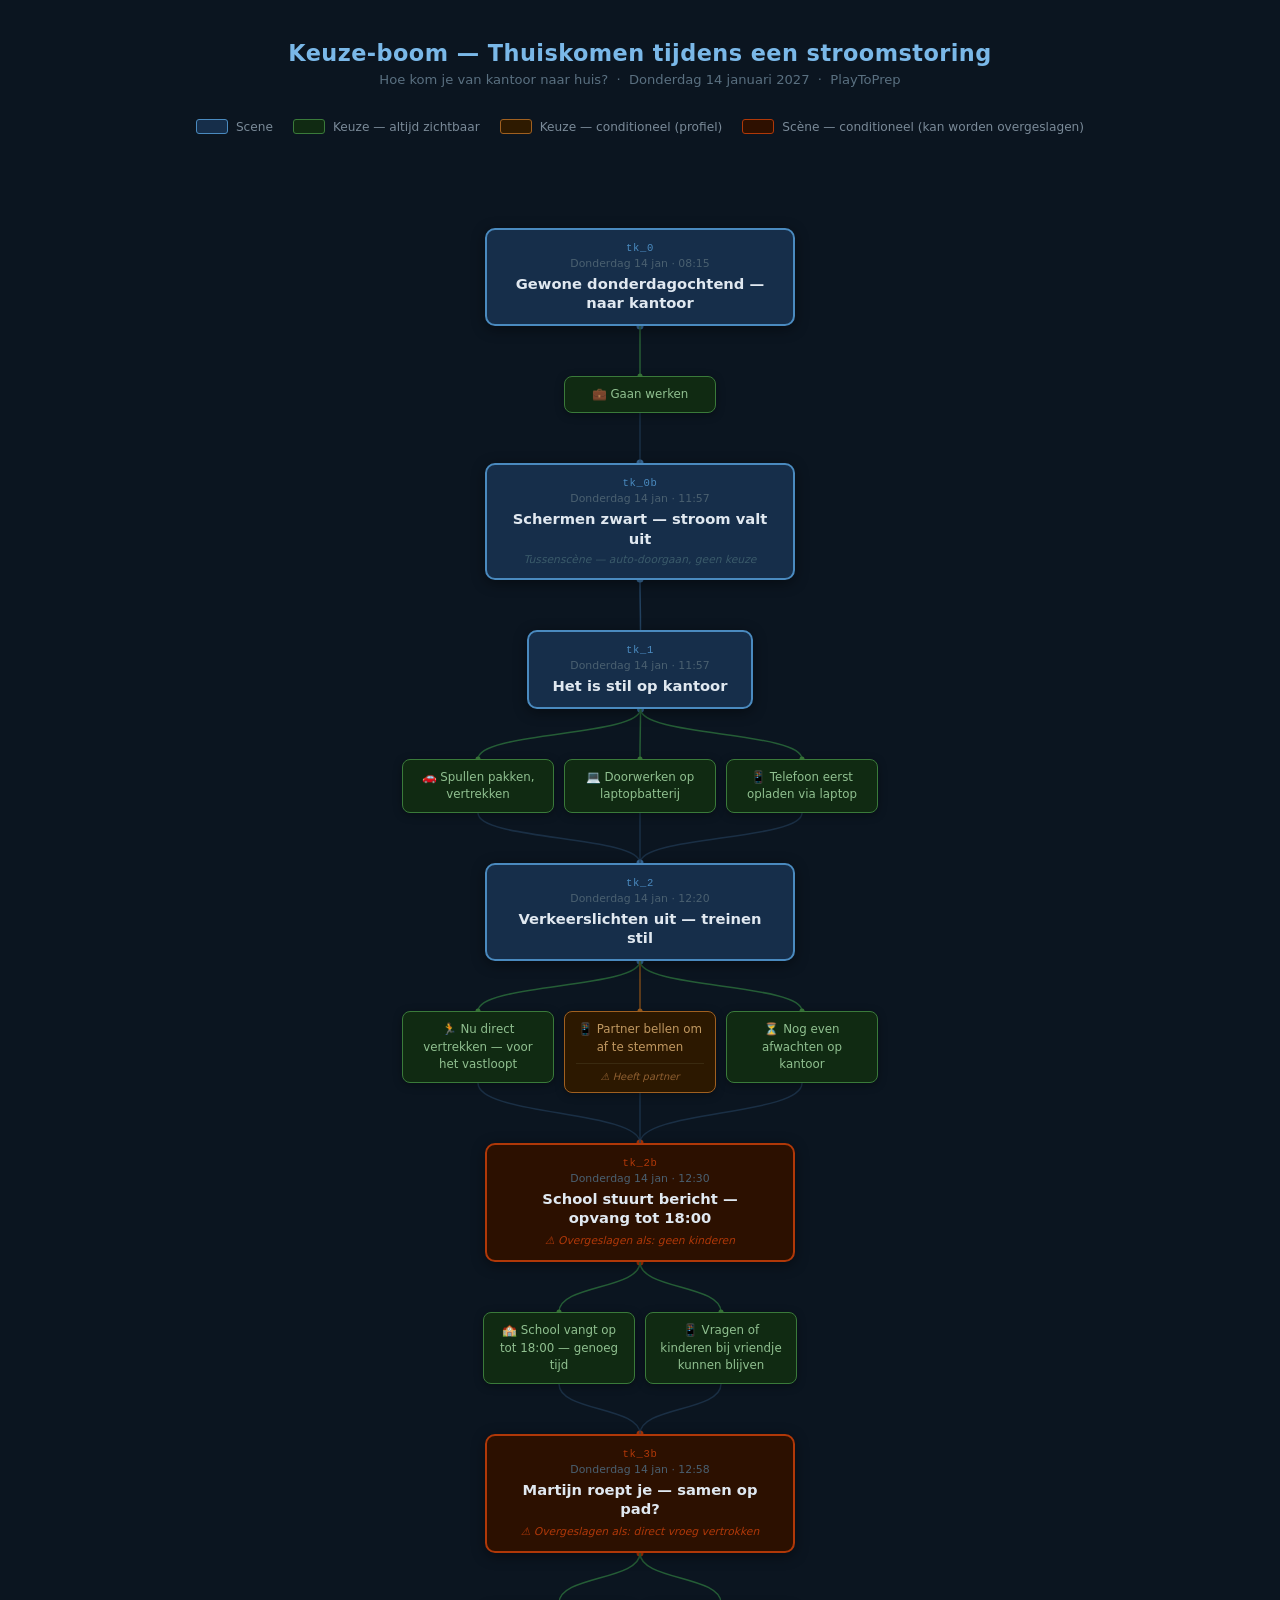
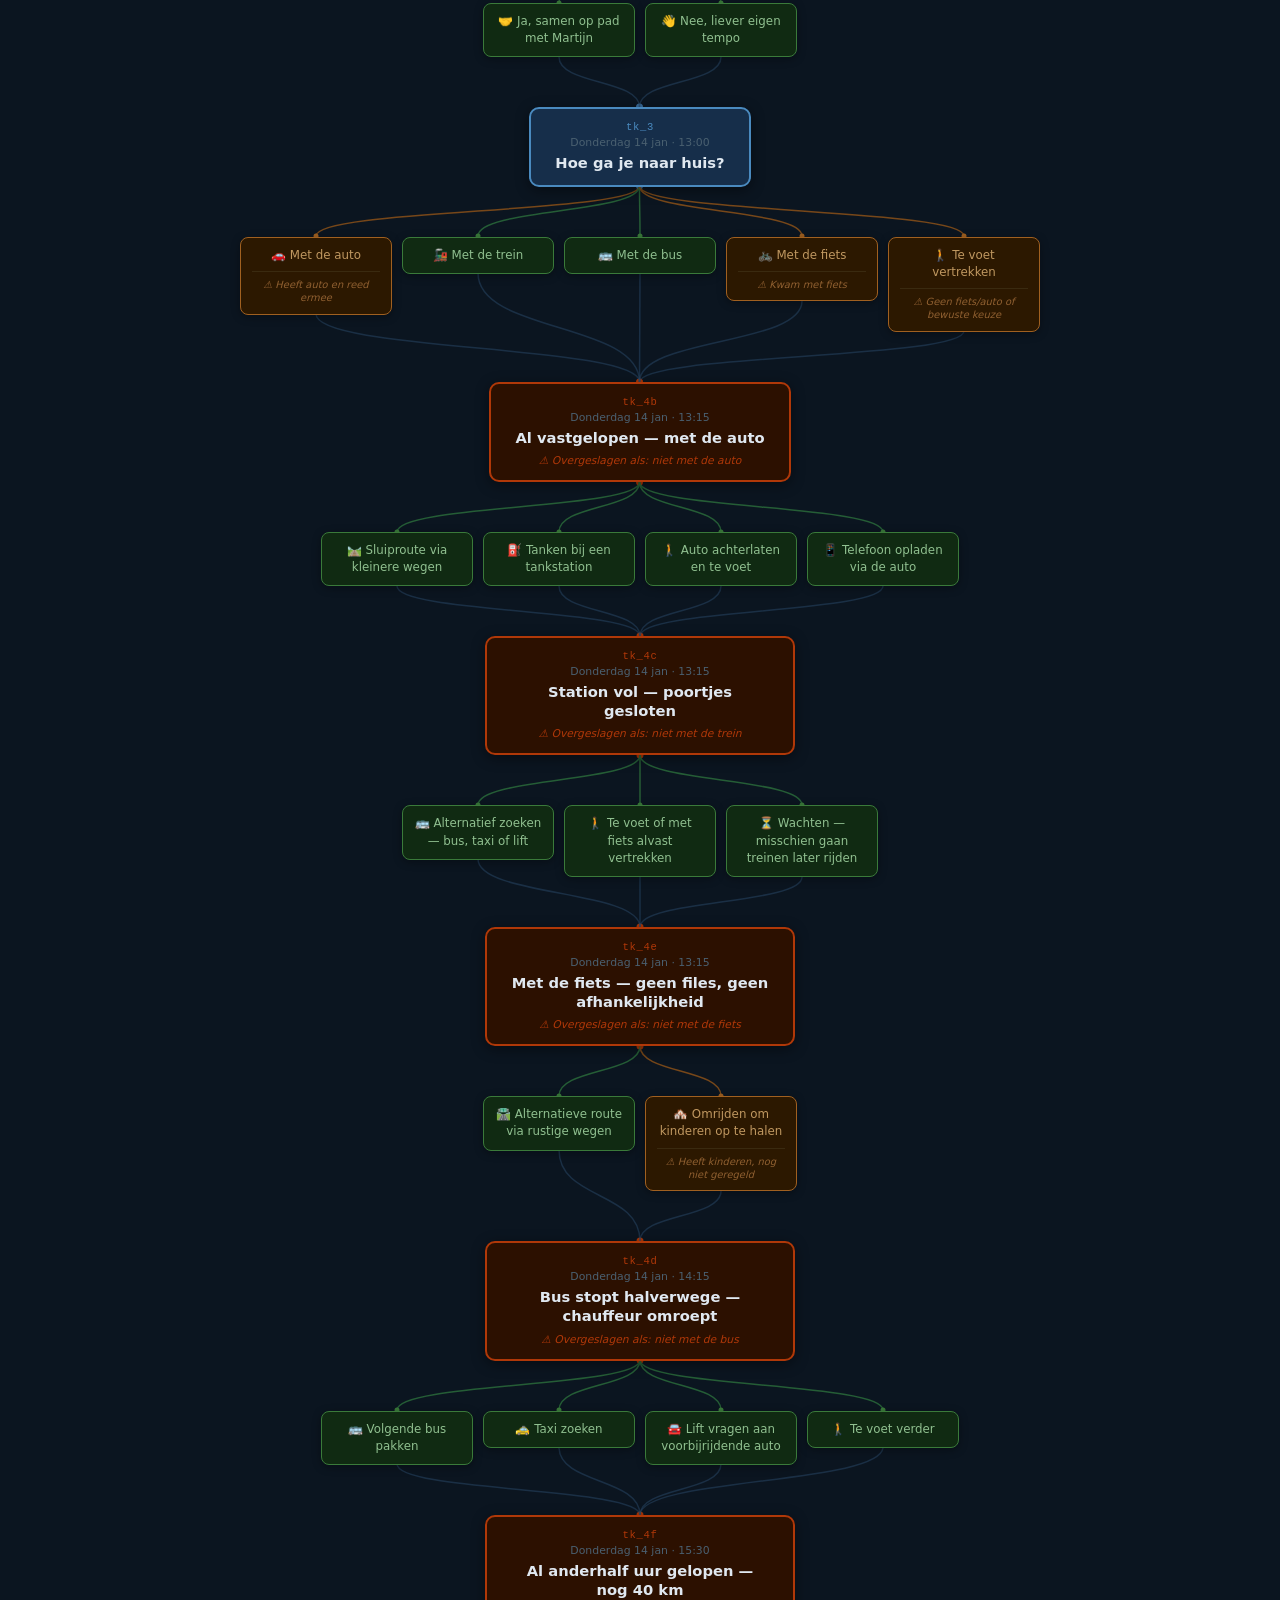
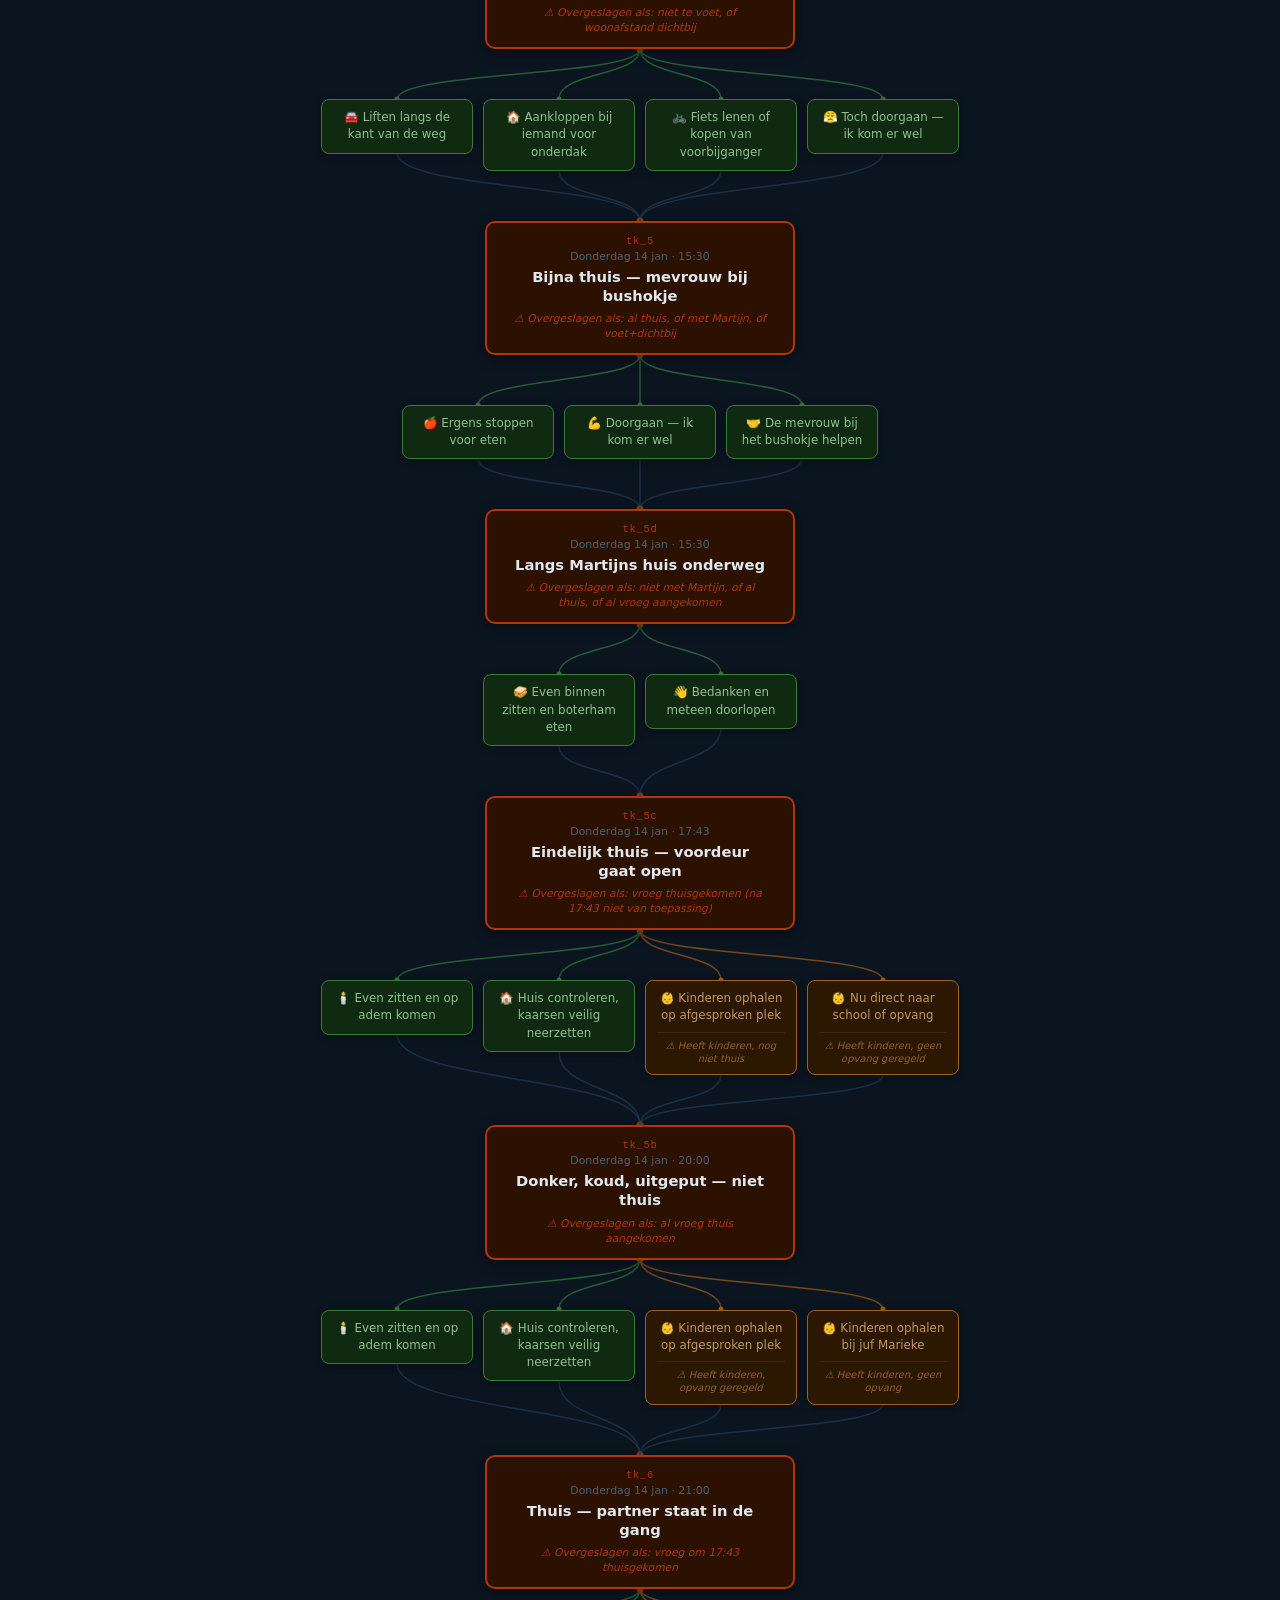
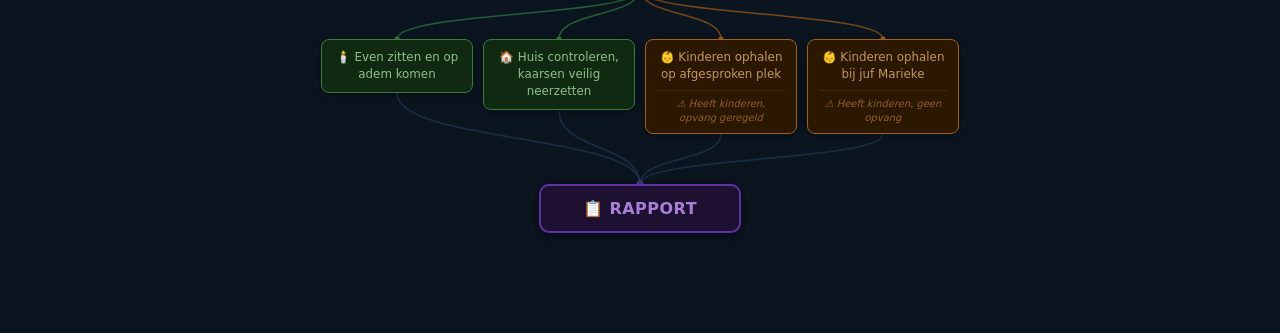
<file: docs/keuze-boom-thuiskomen.html>
<!DOCTYPE html>
<html lang="nl">
<head>
<meta charset="UTF-8">
<meta name="viewport" content="width=device-width, initial-scale=1.0">
<title>Keuze-boom — Thuiskomen · PlayToPrep</title>
<style>
*, *::before, *::after { box-sizing: border-box; margin: 0; padding: 0; }

body {
  font-family: 'Segoe UI', system-ui, -apple-system, sans-serif;
  background: #0b1520;
  color: #dde4ed;
  padding: 40px 24px 80px;
  min-height: 100vh;
}

.page-header {
  text-align: center;
  margin-bottom: 32px;
}
.page-header h1 {
  font-size: 1.4rem;
  color: #7ab8e8;
  font-weight: 700;
  letter-spacing: 0.02em;
  margin-bottom: 6px;
}
.page-header p {
  font-size: 0.82rem;
  color: #5a7080;
}

.legend {
  display: flex;
  gap: 20px;
  justify-content: center;
  flex-wrap: wrap;
  margin-bottom: 44px;
  font-size: 0.76rem;
  color: #7a8a98;
}
.legend-item { display: flex; align-items: center; gap: 8px; }
.legend-box {
  width: 32px;
  height: 15px;
  border-radius: 3px;
  flex-shrink: 0;
}
.lb-scene     { background: #162e4a; border: 1.5px solid #4a8abf; }
.lb-keuze     { background: #102a12; border: 1.5px solid #3a7a3a; }
.lb-cond      { background: #2e1a00; border: 1.5px solid #a06020; }
.lb-condscene { background: #2e1000; border: 1.5px solid #b03808; }

#scroll-wrap {
  overflow-x: auto;
  overflow-y: visible;
}

#tree {
  position: relative;
  display: flex;
  flex-direction: column;
  align-items: center;
  min-width: max-content;
  padding: 0 60px 20px;
}

#svg-layer {
  position: absolute;
  top: 0; left: 0;
  pointer-events: none;
  z-index: 0;
  overflow: visible;
}

/* -- Scene level -------------------------------------------------------- */
.level {
  display: flex;
  flex-direction: column;
  align-items: center;
  width: 100%;
  position: relative;
  z-index: 1;
}
.level:first-child { padding-top: 0; }
.level:not(:first-child) { padding-top: 50px; }

.scene-node {
  background: #162e4a;
  border: 2px solid #4a8abf;
  border-radius: 10px;
  padding: 12px 24px;
  text-align: center;
  min-width: 210px;
  max-width: 310px;
  box-shadow: 0 3px 14px rgba(0,0,0,0.45);
}
.scene-node.cond-scene {
  background: #2c1000;
  border-color: #b03808;
}

.scene-id {
  font-family: 'Courier New', monospace;
  font-size: 0.66rem;
  color: #4a8abf;
  letter-spacing: 0.06em;
  margin-bottom: 3px;
}
.cond-scene .scene-id { color: #b03808; }

.scene-time {
  font-size: 0.68rem;
  color: #4a6070;
  margin-bottom: 4px;
}

.scene-title {
  font-size: 0.92rem;
  font-weight: 600;
  color: #e0e8f0;
  line-height: 1.3;
}

.scene-condnote {
  margin-top: 6px;
  font-size: 0.67rem;
  color: #b03808;
  font-style: italic;
  line-height: 1.4;
}

.scene-auto {
  margin-top: 5px;
  font-size: 0.67rem;
  color: #3a5a6a;
  font-style: italic;
}

/* -- Choice row --------------------------------------------------------- */
.choice-row {
  display: flex;
  flex-wrap: nowrap;
  gap: 10px;
  justify-content: center;
  align-items: flex-start;
  padding-top: 50px;
  position: relative;
  z-index: 1;
}

.choice-card {
  background: #102a12;
  border: 1.5px solid #3a7a3a;
  border-radius: 8px;
  padding: 9px 11px;
  width: 152px;
  flex-shrink: 0;
  font-size: 0.74rem;
  line-height: 1.45;
  text-align: center;
  color: #90c090;
  box-shadow: 0 2px 8px rgba(0,0,0,0.35);
}
.choice-card.cond {
  background: #2c1800;
  border-color: #a06020;
  color: #c09860;
}

.cond-tag {
  display: block;
  margin-top: 7px;
  padding-top: 6px;
  border-top: 1px solid #3a2a10;
  font-size: 0.62rem;
  color: #906030;
  font-style: italic;
  line-height: 1.35;
}

/* -- Rapport ------------------------------------------------------------ */
.rapport-level {
  padding-top: 50px;
  position: relative;
  z-index: 1;
}
.rapport-node {
  background: #1e1030;
  border: 2px solid #6030a8;
  border-radius: 10px;
  padding: 13px 42px;
  font-size: 1rem;
  font-weight: 700;
  color: #a880d8;
  letter-spacing: 0.03em;
  box-shadow: 0 3px 14px rgba(0,0,0,0.45);
}
</style>
</head>
<body>

<div class="page-header">
  <h1>Keuze-boom — Thuiskomen tijdens een stroomstoring</h1>
  <p>Hoe kom je van kantoor naar huis? &nbsp;·&nbsp; Donderdag 14 januari 2027 &nbsp;·&nbsp; PlayToPrep</p>
</div>

<div class="legend">
  <div class="legend-item"><div class="legend-box lb-scene"></div>Scene</div>
  <div class="legend-item"><div class="legend-box lb-keuze"></div>Keuze — altijd zichtbaar</div>
  <div class="legend-item"><div class="legend-box lb-cond"></div>Keuze — conditioneel (profiel)</div>
  <div class="legend-item"><div class="legend-box lb-condscene"></div>Scène — conditioneel (kan worden overgeslagen)</div>
</div>

<div id="scroll-wrap">
  <div id="tree">
    <svg id="svg-layer"></svg>
  </div>
</div>

<script>
const SCENES = [
  {
    id: 'tk_0', time: 'Donderdag 14 jan · 08:15', title: 'Gewone donderdagochtend — naar kantoor',
    choices: [
      { text: '💼 Gaan werken' }
    ]
  },
  {
    id: 'tk_0b', time: 'Donderdag 14 jan · 11:57', title: 'Schermen zwart — stroom valt uit',
    auto: 'Tussenscène — auto-doorgaan, geen keuze'
  },
  {
    id: 'tk_1', time: 'Donderdag 14 jan · 11:57', title: 'Het is stil op kantoor',
    choices: [
      { text: '🚗 Spullen pakken, vertrekken' },
      { text: '💻 Doorwerken op laptopbatterij' },
      { text: '📱 Telefoon eerst opladen via laptop' }
    ]
  },
  {
    id: 'tk_2', time: 'Donderdag 14 jan · 12:20', title: 'Verkeerslichten uit — treinen stil',
    choices: [
      { text: '🏃 Nu direct vertrekken — voor het vastloopt' },
      { text: '📱 Partner bellen om af te stemmen', cond: 'Heeft partner' },
      { text: '⏳ Nog even afwachten op kantoor' }
    ]
  },
  {
    id: 'tk_2b', time: 'Donderdag 14 jan · 12:30', title: 'School stuurt bericht — opvang tot 18:00',
    conditional: true,
    condNote: 'Overgeslagen als: geen kinderen',
    choices: [
      { text: '🏫 School vangt op tot 18:00 — genoeg tijd' },
      { text: '📱 Vragen of kinderen bij vriendje kunnen blijven' }
    ]
  },
  {
    id: 'tk_3b', time: 'Donderdag 14 jan · 12:58', title: 'Martijn roept je — samen op pad?',
    conditional: true,
    condNote: 'Overgeslagen als: direct vroeg vertrokken',
    choices: [
      { text: '🤝 Ja, samen op pad met Martijn' },
      { text: '👋 Nee, liever eigen tempo' }
    ]
  },
  {
    id: 'tk_3', time: 'Donderdag 14 jan · 13:00', title: 'Hoe ga je naar huis?',
    choices: [
      { text: '🚗 Met de auto', cond: 'Heeft auto en reed ermee' },
      { text: '🚂 Met de trein' },
      { text: '🚌 Met de bus' },
      { text: '🚲 Met de fiets', cond: 'Kwam met fiets' },
      { text: '🚶 Te voet vertrekken', cond: 'Geen fiets/auto of bewuste keuze' }
    ]
  },
  {
    id: 'tk_4b', time: 'Donderdag 14 jan · 13:15', title: 'Al vastgelopen — met de auto',
    conditional: true,
    condNote: 'Overgeslagen als: niet met de auto',
    choices: [
      { text: '🛤️ Sluiproute via kleinere wegen' },
      { text: '⛽ Tanken bij een tankstation' },
      { text: '🚶 Auto achterlaten en te voet' },
      { text: '📱 Telefoon opladen via de auto' }
    ]
  },
  {
    id: 'tk_4c', time: 'Donderdag 14 jan · 13:15', title: 'Station vol — poortjes gesloten',
    conditional: true,
    condNote: 'Overgeslagen als: niet met de trein',
    choices: [
      { text: '🚌 Alternatief zoeken — bus, taxi of lift' },
      { text: '🚶 Te voet of met fiets alvast vertrekken' },
      { text: '⏳ Wachten — misschien gaan treinen later rijden' }
    ]
  },
  {
    id: 'tk_4e', time: 'Donderdag 14 jan · 13:15', title: 'Met de fiets — geen files, geen afhankelijkheid',
    conditional: true,
    condNote: 'Overgeslagen als: niet met de fiets',
    choices: [
      { text: '🛣️ Alternatieve route via rustige wegen' },
      { text: '🏘️ Omrijden om kinderen op te halen', cond: 'Heeft kinderen, nog niet geregeld' }
    ]
  },
  {
    id: 'tk_4d', time: 'Donderdag 14 jan · 14:15', title: 'Bus stopt halverwege — chauffeur omroept',
    conditional: true,
    condNote: 'Overgeslagen als: niet met de bus',
    choices: [
      { text: '🚌 Volgende bus pakken' },
      { text: '🚕 Taxi zoeken' },
      { text: '🚘 Lift vragen aan voorbijrijdende auto' },
      { text: '🚶 Te voet verder' }
    ]
  },
  {
    id: 'tk_4f', time: 'Donderdag 14 jan · 15:30', title: 'Al anderhalf uur gelopen — nog 40 km',
    conditional: true,
    condNote: 'Overgeslagen als: niet te voet, of woonafstand dichtbij',
    choices: [
      { text: '🚘 Liften langs de kant van de weg' },
      { text: '🏠 Aankloppen bij iemand voor onderdak' },
      { text: '🚲 Fiets lenen of kopen van voorbijganger' },
      { text: '😤 Toch doorgaan — ik kom er wel' }
    ]
  },
  {
    id: 'tk_5', time: 'Donderdag 14 jan · 15:30', title: 'Bijna thuis — mevrouw bij bushokje',
    conditional: true,
    condNote: 'Overgeslagen als: al thuis, of met Martijn, of voet+dichtbij',
    choices: [
      { text: '🍎 Ergens stoppen voor eten' },
      { text: '💪 Doorgaan — ik kom er wel' },
      { text: '🤝 De mevrouw bij het bushokje helpen' }
    ]
  },
  {
    id: 'tk_5d', time: 'Donderdag 14 jan · 15:30', title: 'Langs Martijns huis onderweg',
    conditional: true,
    condNote: 'Overgeslagen als: niet met Martijn, of al thuis, of al vroeg aangekomen',
    choices: [
      { text: '🥪 Even binnen zitten en boterham eten' },
      { text: '👋 Bedanken en meteen doorlopen' }
    ]
  },
  {
    id: 'tk_5c', time: 'Donderdag 14 jan · 17:43', title: 'Eindelijk thuis — voordeur gaat open',
    conditional: true,
    condNote: 'Overgeslagen als: vroeg thuisgekomen (na 17:43 niet van toepassing)',
    choices: [
      { text: '🕯️ Even zitten en op adem komen' },
      { text: '🏠 Huis controleren, kaarsen veilig neerzetten' },
      { text: '👶 Kinderen ophalen op afgesproken plek', cond: 'Heeft kinderen, nog niet thuis' },
      { text: '👶 Nu direct naar school of opvang', cond: 'Heeft kinderen, geen opvang geregeld' }
    ]
  },
  {
    id: 'tk_5b', time: 'Donderdag 14 jan · 20:00', title: 'Donker, koud, uitgeput — niet thuis',
    conditional: true,
    condNote: 'Overgeslagen als: al vroeg thuis aangekomen',
    choices: [
      { text: '🕯️ Even zitten en op adem komen' },
      { text: '🏠 Huis controleren, kaarsen veilig neerzetten' },
      { text: '👶 Kinderen ophalen op afgesproken plek', cond: 'Heeft kinderen, opvang geregeld' },
      { text: '👶 Kinderen ophalen bij juf Marieke', cond: 'Heeft kinderen, geen opvang' }
    ]
  },
  {
    id: 'tk_6', time: 'Donderdag 14 jan · 21:00', title: 'Thuis — partner staat in de gang',
    conditional: true,
    condNote: 'Overgeslagen als: vroeg om 17:43 thuisgekomen',
    choices: [
      { text: '🕯️ Even zitten en op adem komen' },
      { text: '🏠 Huis controleren, kaarsen veilig neerzetten' },
      { text: '👶 Kinderen ophalen op afgesproken plek', cond: 'Heeft kinderen, opvang geregeld' },
      { text: '👶 Kinderen ophalen bij juf Marieke', cond: 'Heeft kinderen, geen opvang' }
    ]
  }
];

// -- Build DOM ------------------------------------------------------------
function buildTree() {
  const tree = document.getElementById('tree');

  SCENES.forEach(scene => {
    const level = document.createElement('div');
    level.className = 'level';
    level.dataset.id = scene.id;

    const node = document.createElement('div');
    node.className = 'scene-node' + (scene.conditional ? ' cond-scene' : '');
    node.dataset.role = 'scene';
    node.innerHTML =
      `<div class="scene-id">${scene.id}</div>` +
      `<div class="scene-time">${scene.time}</div>` +
      `<div class="scene-title">${scene.title}</div>` +
      (scene.condNote ? `<div class="scene-condnote">⚠️ ${scene.condNote}</div>` : '') +
      (scene.auto    ? `<div class="scene-auto">${scene.auto}</div>` : '');
    level.appendChild(node);

    if (scene.choices && scene.choices.length) {
      const row = document.createElement('div');
      row.className = 'choice-row';
      row.dataset.role = 'choices';
      scene.choices.forEach(c => {
        const card = document.createElement('div');
        card.className = 'choice-card' + (c.cond ? ' cond' : '');
        card.innerHTML = c.text + (c.cond ? `<span class="cond-tag">⚠️ ${c.cond}</span>` : '');
        row.appendChild(card);
      });
      level.appendChild(row);
    }

    tree.appendChild(level);
  });

  const rapDiv = document.createElement('div');
  rapDiv.className = 'rapport-level';
  rapDiv.dataset.role = 'rapport';
  rapDiv.innerHTML = '<div class="rapport-node">📋 RAPPORT</div>';
  tree.appendChild(rapDiv);
}

// -- Draw SVG connections -------------------------------------------------
function drawLines() {
  const svg    = document.getElementById('svg-layer');
  const tree   = document.getElementById('tree');

  svg.style.width  = tree.scrollWidth  + 'px';
  svg.style.height = tree.scrollHeight + 'px';
  svg.setAttribute('width',  tree.scrollWidth);
  svg.setAttribute('height', tree.scrollHeight);
  svg.innerHTML = '';

  function posEl(el) {
    let left = 0, top = 0;
    let e = el;
    while (e && e !== tree) {
      left += e.offsetLeft;
      top  += e.offsetTop;
      e = e.offsetParent;
    }
    return {
      tcx: left + el.offsetWidth / 2,
      tcy: top,
      bcx: left + el.offsetWidth / 2,
      bcy: top + el.offsetHeight,
      w: el.offsetWidth,
      h: el.offsetHeight
    };
  }

  function pos(el) { return posEl(el); }

  function bezier(x1, y1, x2, y2, col, w, op) {
    const dy = Math.abs(y2 - y1);
    const cp = dy * 0.55;
    const p = document.createElementNS('http://www.w3.org/2000/svg', 'path');
    p.setAttribute('d', `M ${x1} ${y1} C ${x1} ${y1+cp}, ${x2} ${y2-cp}, ${x2} ${y2}`);
    p.setAttribute('stroke', col);
    p.setAttribute('stroke-width', w || 1.5);
    p.setAttribute('fill', 'none');
    p.setAttribute('opacity', op || 1);
    return p;
  }

  function dot(cx, cy, r, fill) {
    const c = document.createElementNS('http://www.w3.org/2000/svg', 'circle');
    c.setAttribute('cx', cx);
    c.setAttribute('cy', cy);
    c.setAttribute('r',  r);
    c.setAttribute('fill', fill);
    return c;
  }

  const levels  = [...tree.querySelectorAll('.level')];
  const rapport = tree.querySelector('.rapport-level .rapport-node');

  levels.forEach((level, i) => {
    const sceneEl   = level.querySelector('.scene-node');
    const choiceEls = [...(level.querySelectorAll('.choice-card') || [])];
    const isCondScene = sceneEl.classList.contains('cond-scene');
    const sceneLineColor = isCondScene ? '#b03808' : '#3a6e9e';

    const sp = pos(sceneEl);
    svg.appendChild(dot(sp.bcx, sp.bcy, 3.5, sceneLineColor));

    if (choiceEls.length === 0) {
      const nextAnchor = nextTopAnchor(i, levels, rapport);
      if (nextAnchor) {
        svg.appendChild(bezier(sp.bcx, sp.bcy, nextAnchor.x, nextAnchor.y, sceneLineColor, 1.5, 0.5));
      }
      return;
    }

    choiceEls.forEach(card => {
      const isCond = card.classList.contains('cond');
      const lineCol = isCond ? '#8a5018' : '#2a6a3a';
      const cp = pos(card);
      svg.appendChild(bezier(sp.bcx, sp.bcy, cp.tcx, cp.tcy, lineCol, 1.5, 0.85));
      svg.appendChild(dot(cp.tcx, cp.tcy, 2.5, isCond ? '#a06020' : '#3a7a3a'));
    });

    const nextAnchor = nextTopAnchor(i, levels, rapport);
    if (nextAnchor) {
      svg.appendChild(dot(nextAnchor.x, nextAnchor.y, 3.5,
        nextAnchor.isRapport ? '#6030a8' : (nextAnchor.isCond ? '#b03808' : '#3a6e9e')));

      choiceEls.forEach(card => {
        const cp = pos(card);
        svg.appendChild(bezier(cp.bcx, cp.bcy, nextAnchor.x, nextAnchor.y, '#2a4a6a', 1.5, 0.5));
      });
    }
  });
}

function nextTopAnchor(currentIdx, levels, rapport) {
  if (currentIdx < levels.length - 1) {
    const nextScene = levels[currentIdx + 1].querySelector('.scene-node');
    const isCondScene = nextScene.classList.contains('cond-scene');
    const p = posEl(nextScene);
    return { x: p.tcx, y: p.tcy, isCond: isCondScene };
  }
  if (rapport) {
    const p = posEl(rapport);
    return { x: p.tcx, y: p.tcy, isRapport: true };
  }
  return null;
}

function posEl(el) {
  const tree = document.getElementById('tree');
  let left = 0, top = 0;
  let e = el;
  while (e && e !== tree) {
    left += e.offsetLeft;
    top  += e.offsetTop;
    e = e.offsetParent;
  }
  return {
    tcx: left + el.offsetWidth / 2,
    tcy: top,
    bcx: left + el.offsetWidth / 2,
    bcy: top + el.offsetHeight
  };
}

function pos(el) { return posEl(el); }

buildTree();
requestAnimationFrame(() => requestAnimationFrame(drawLines));
window.addEventListener('resize', drawLines);
</script>
</body>
</html>
</file>
